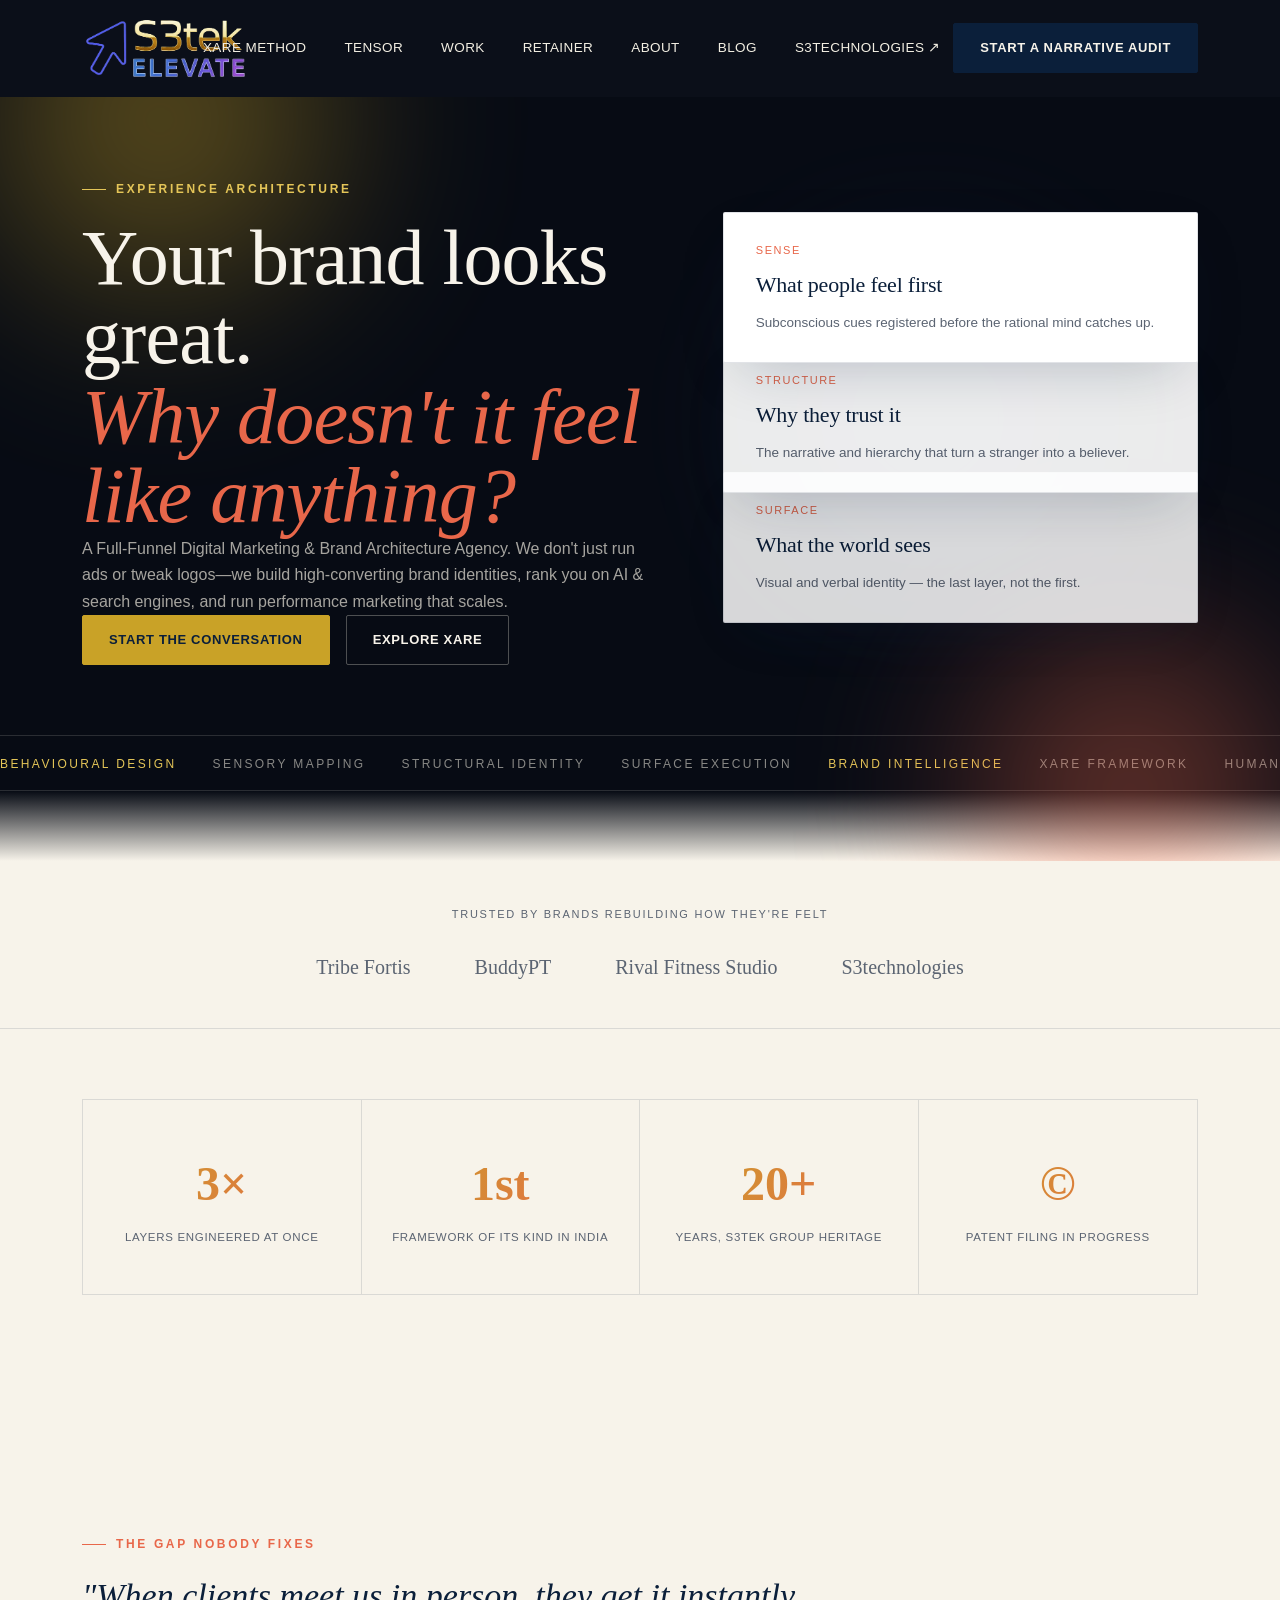
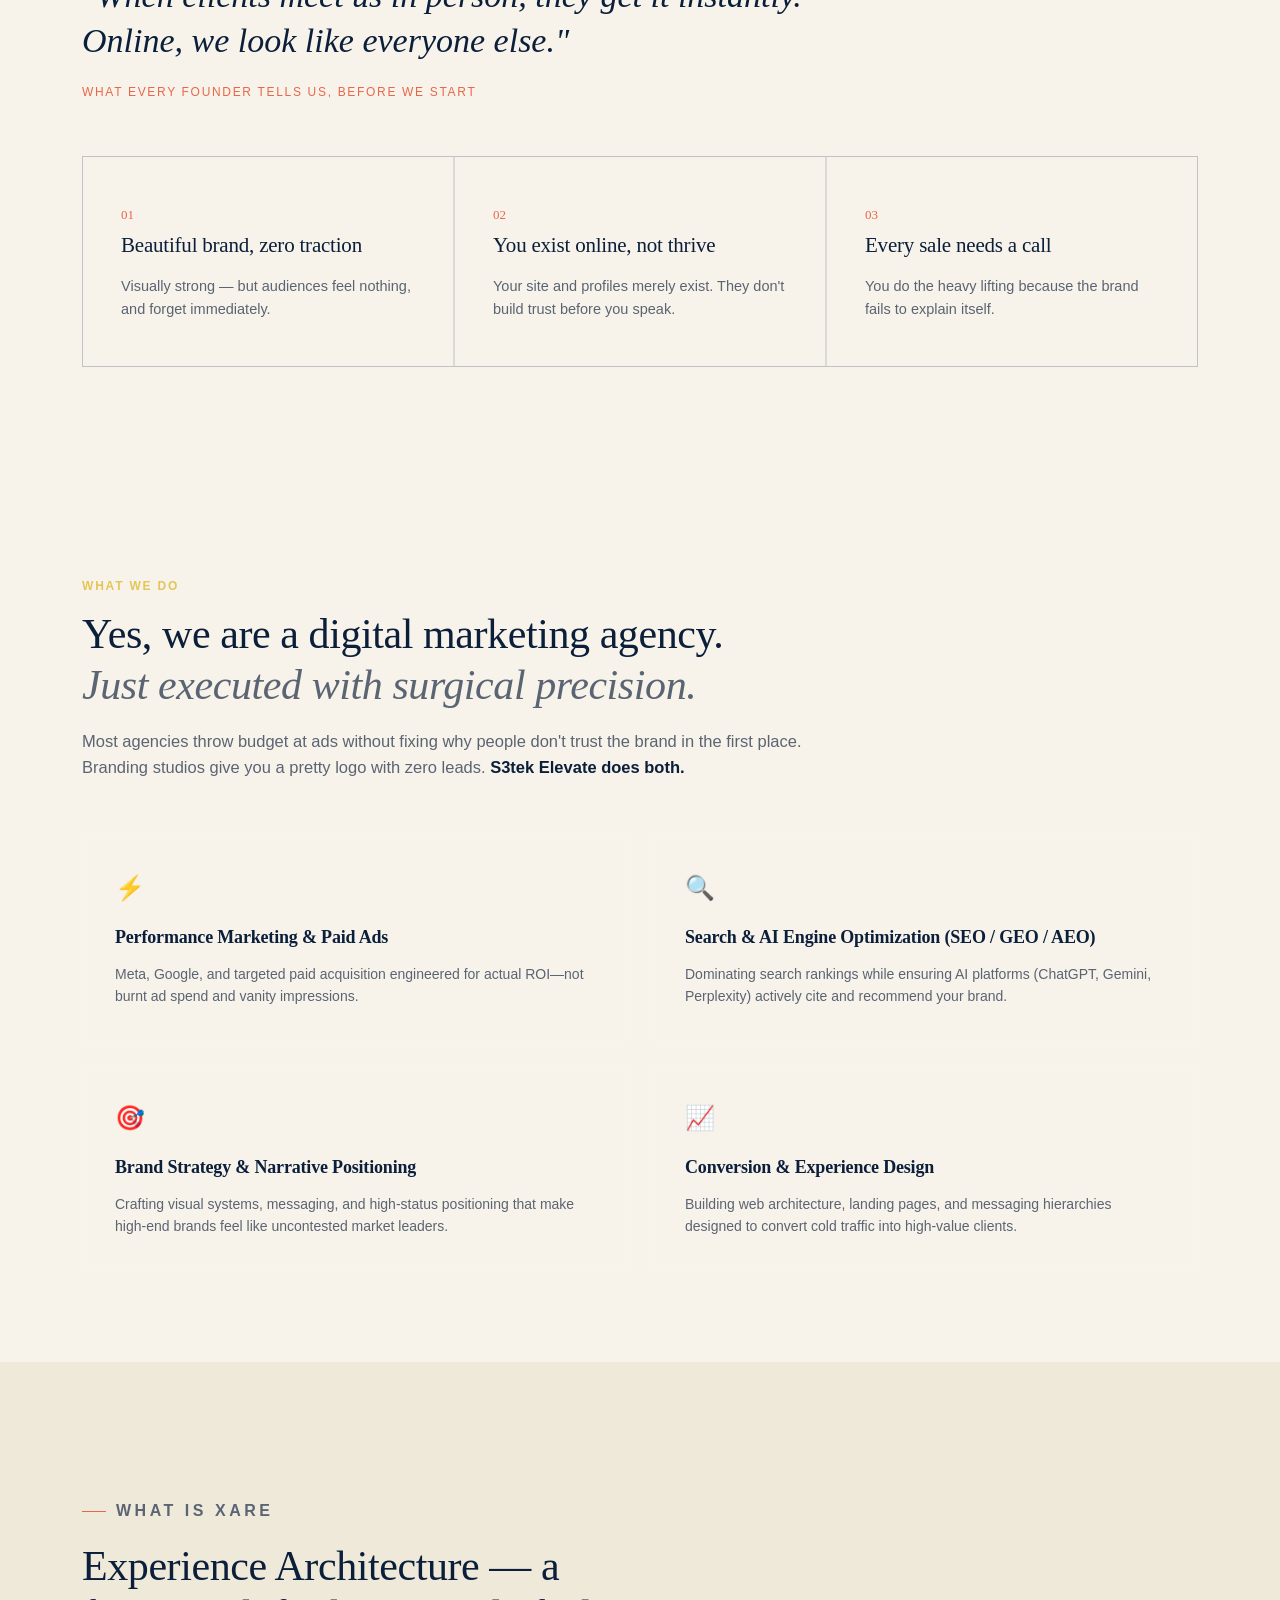
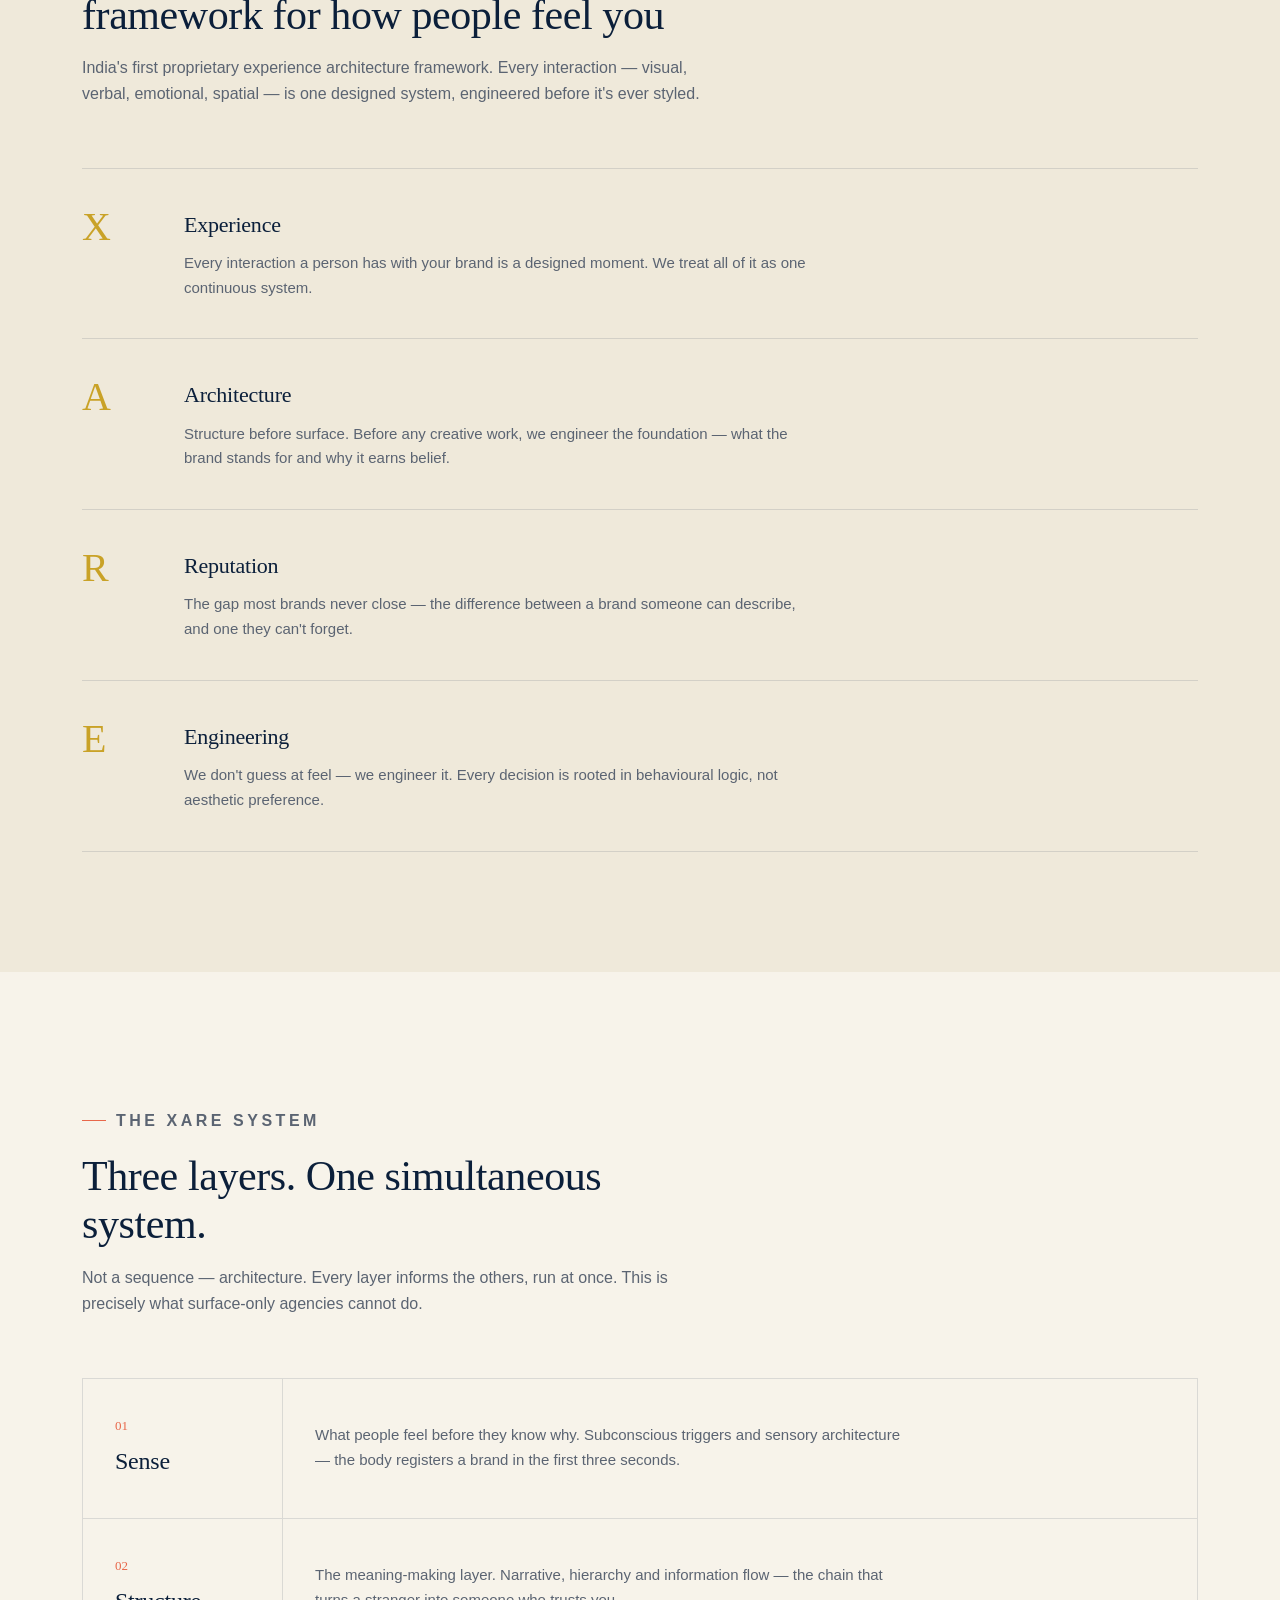
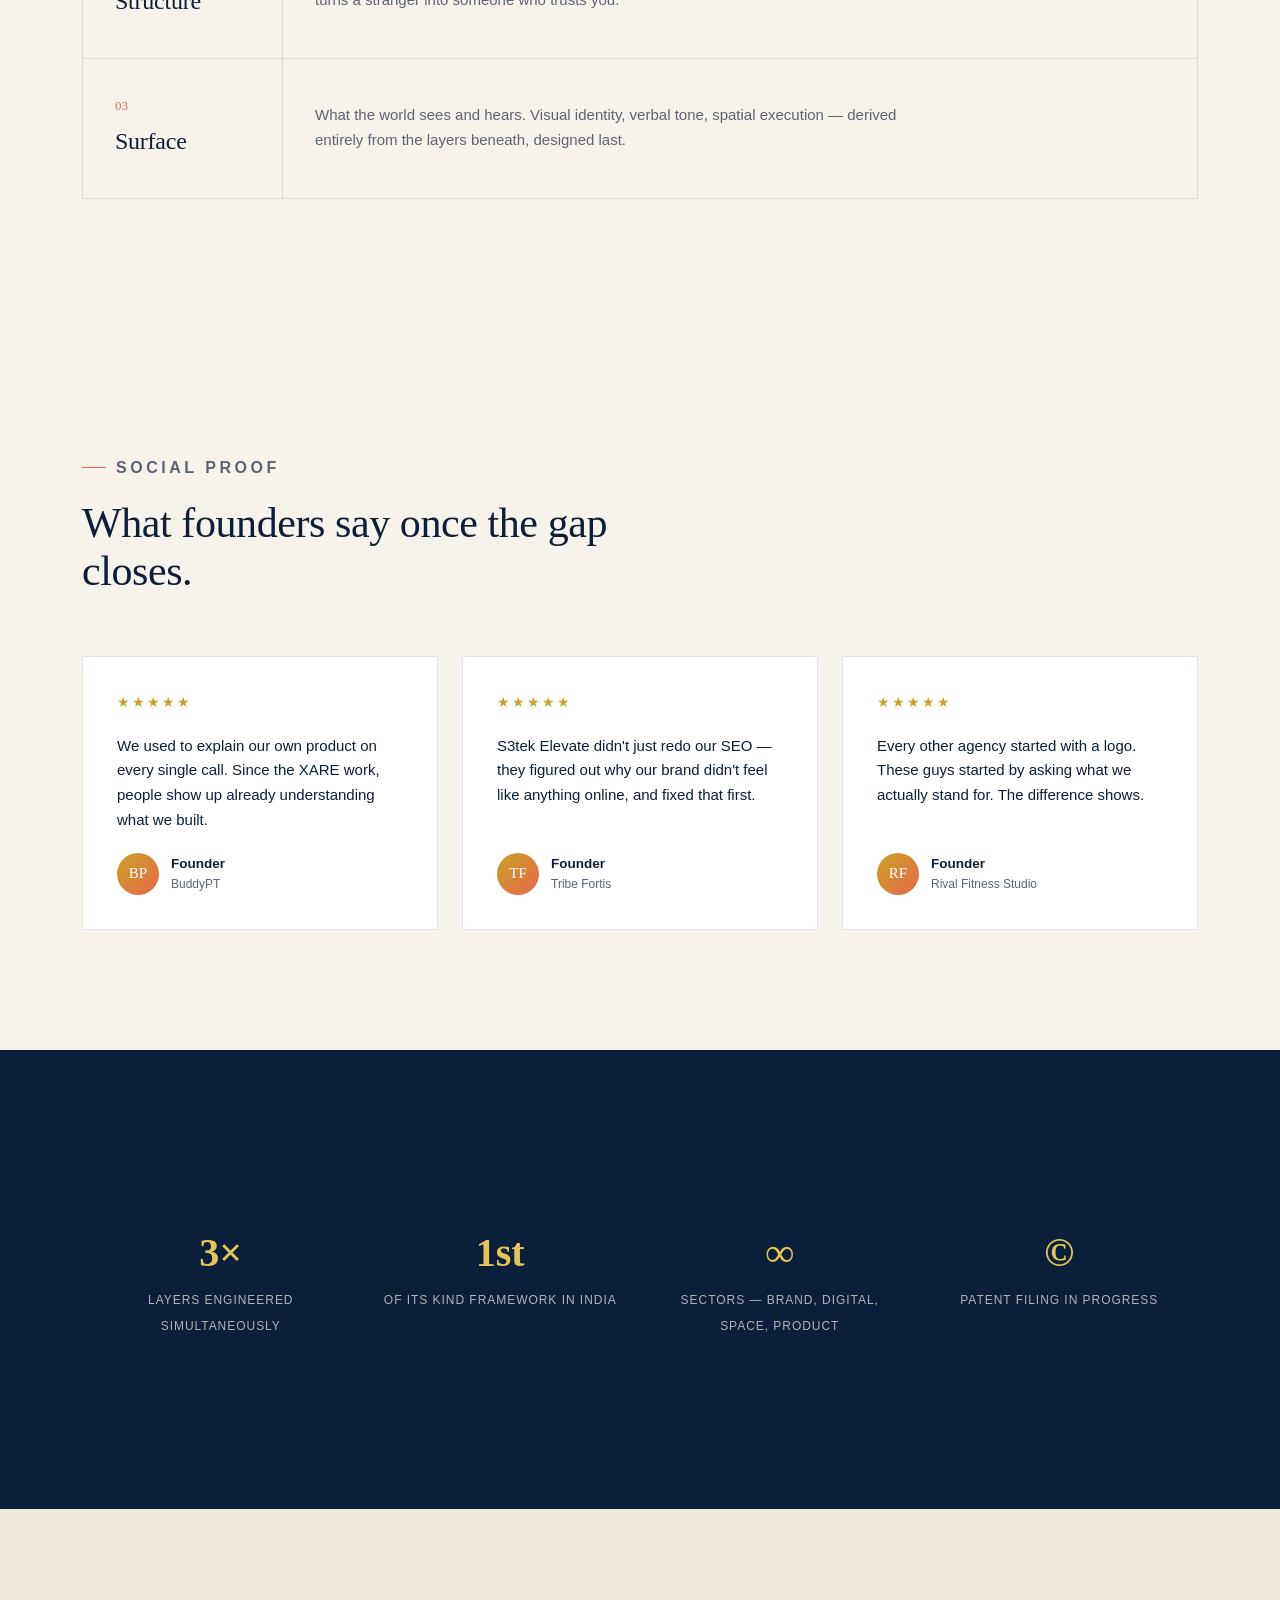
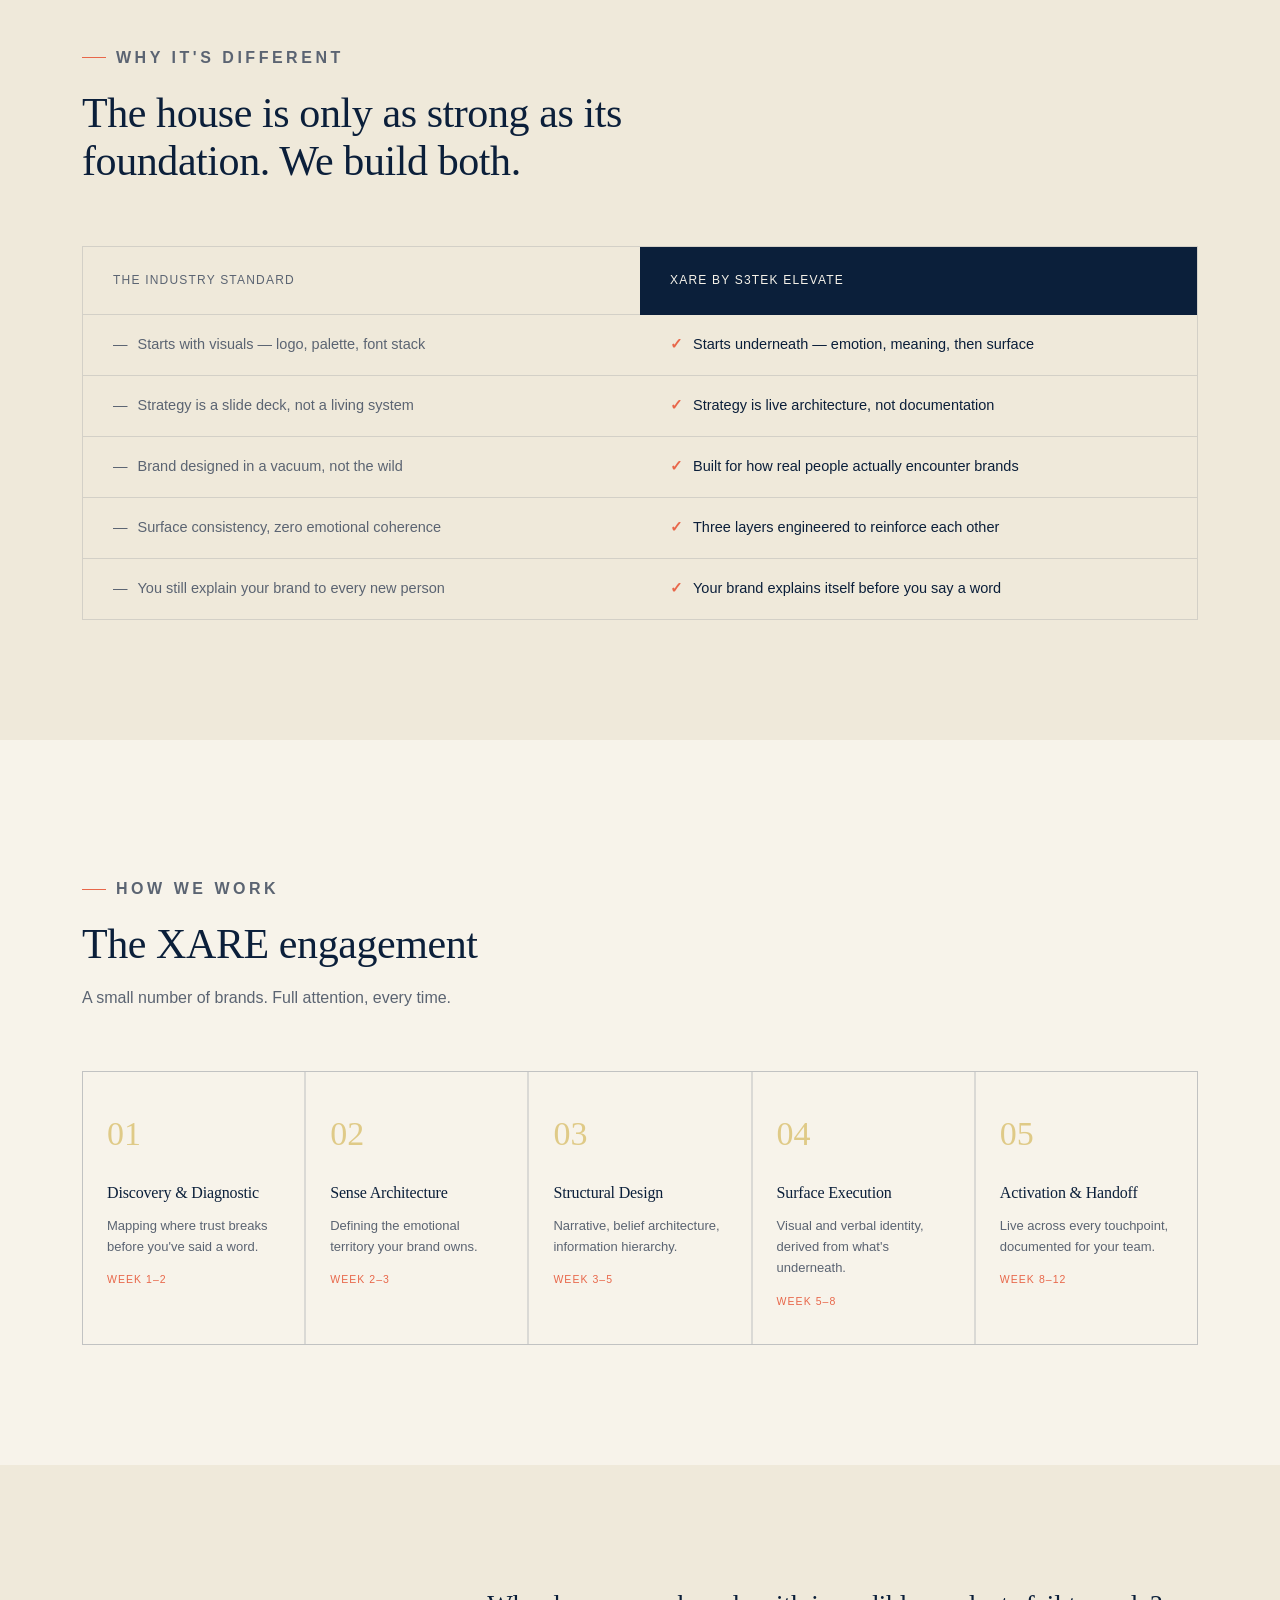
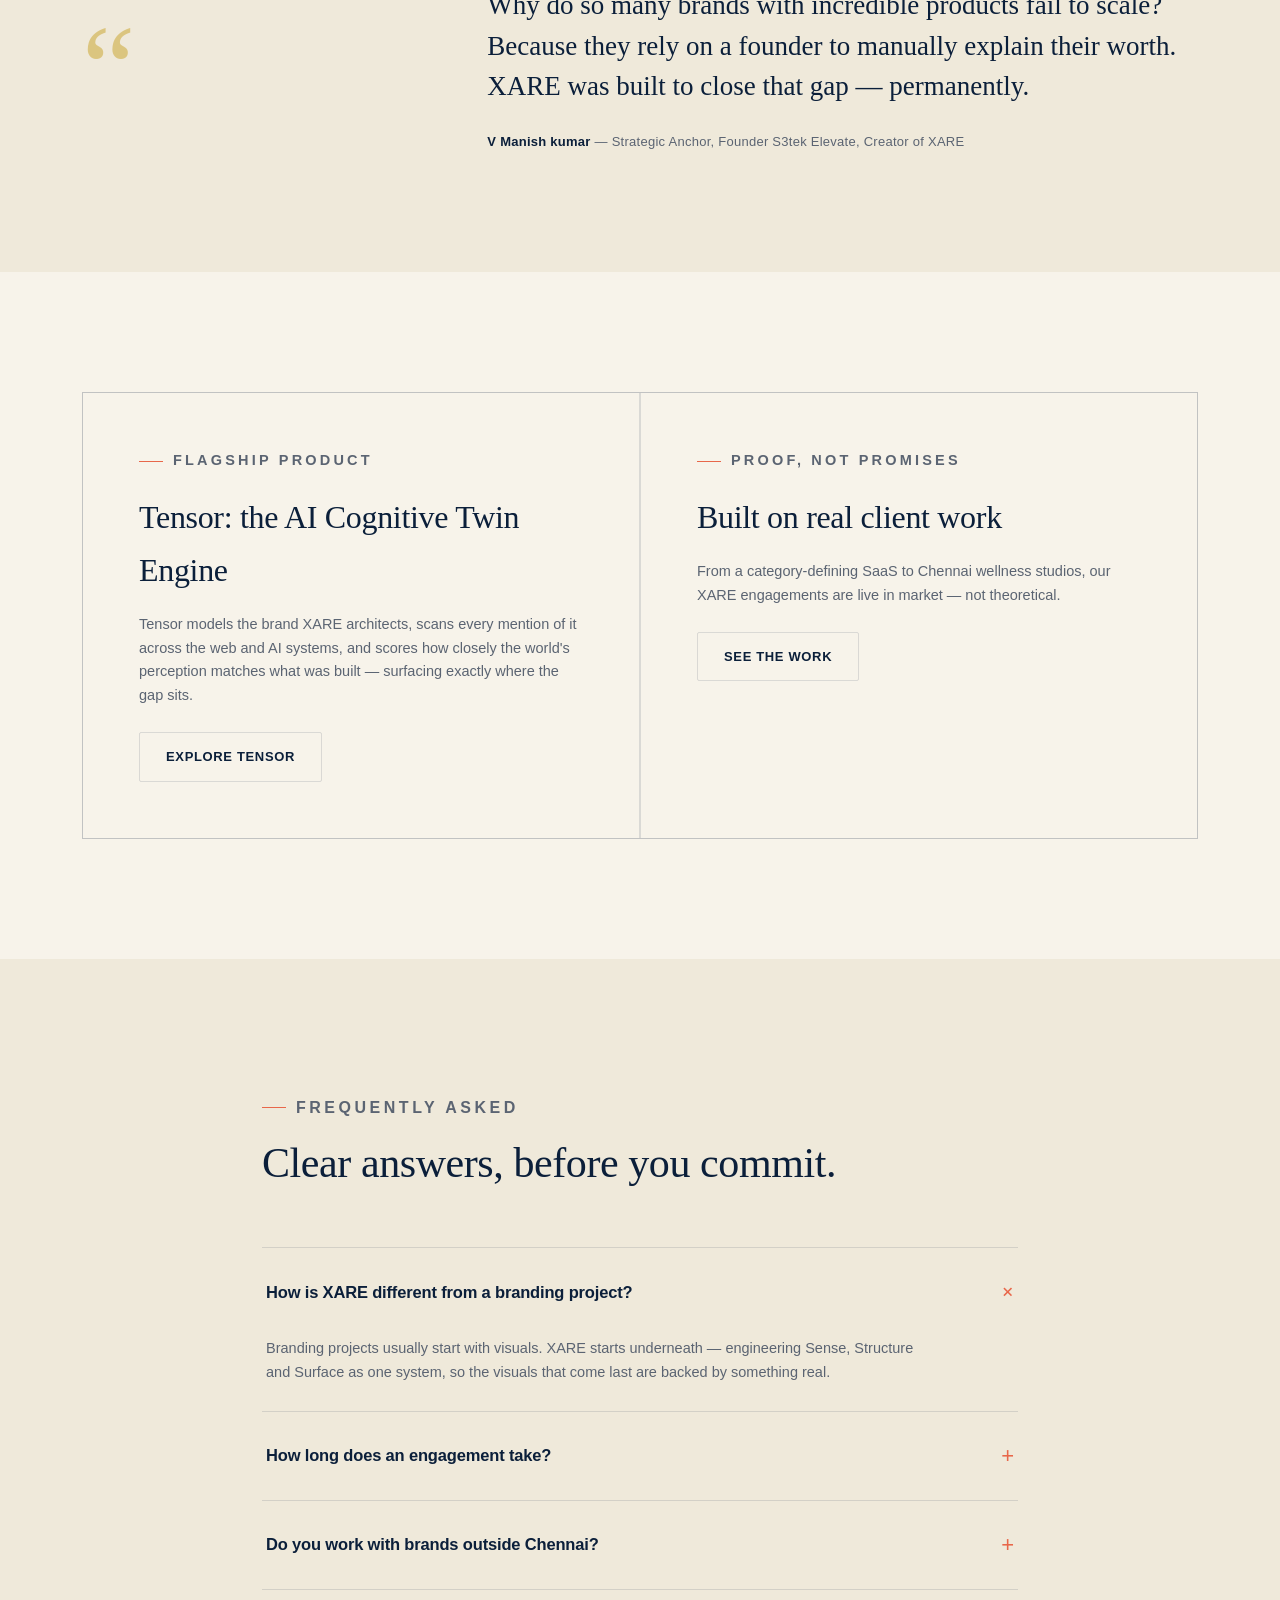
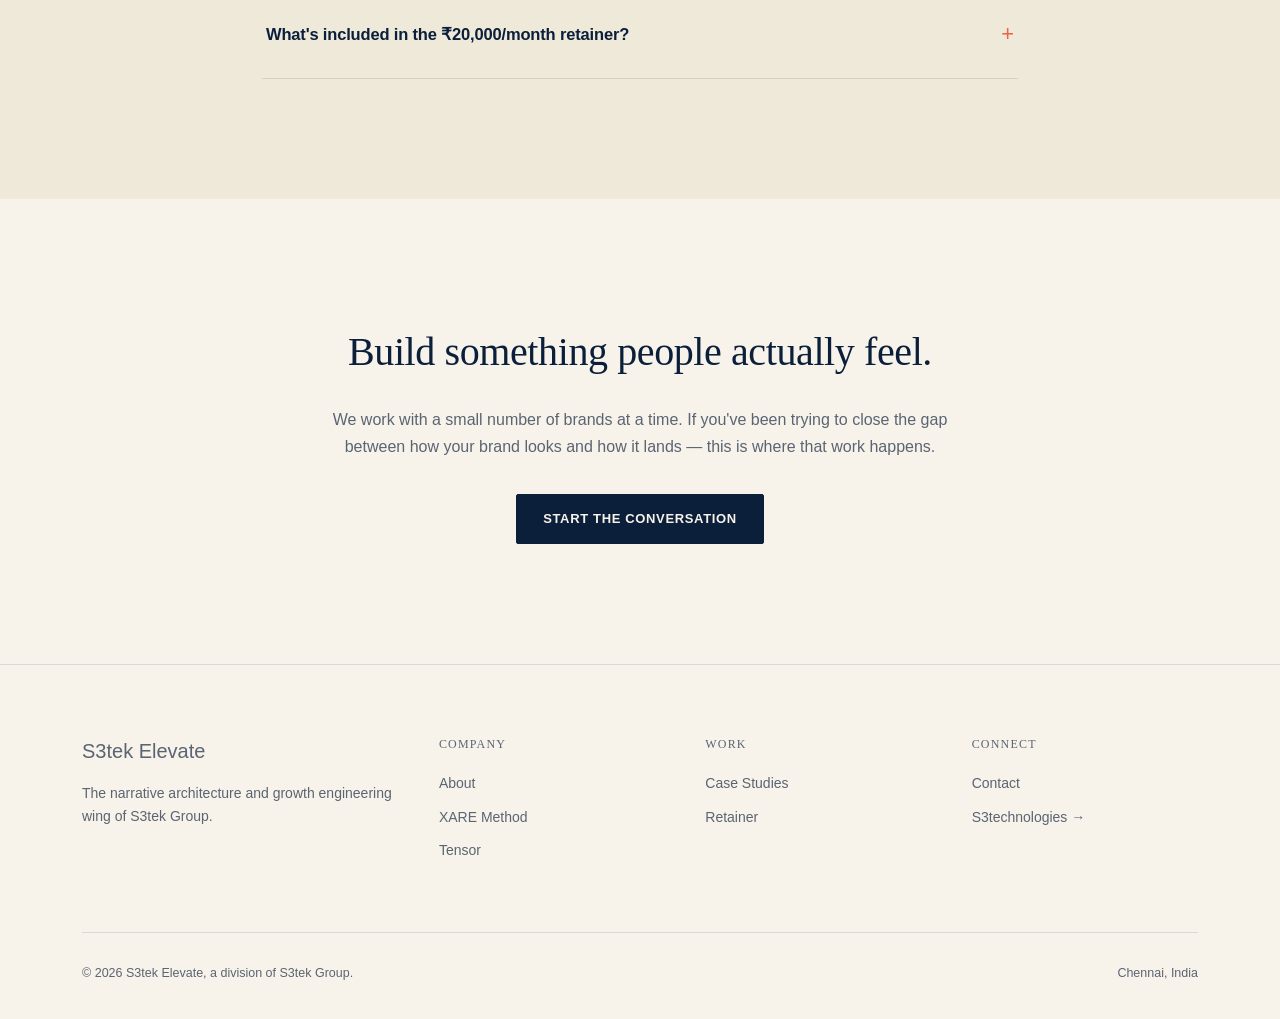
<file: index.html>
<!DOCTYPE html>
<html lang="en">
<head>
  <meta name="google-site-verification" content="FL_4k4aT2rl4wOsbJyY4s69JS4sZRnVjidT4_1FdoxY" />
  <meta charset="UTF-8" />
  <meta name="viewport" content="width=device-width, initial-scale=1.0" />
  <link rel="stylesheet" href="css/style.css">
  <!-- 1. Title -->
  <title>S3tek Elevate | Experience Architecture & Reputation engineering</title>

  <!-- 2. Meta Description -->
  <meta name="description" content="S3tek Elevate is a digital branding and strategic design agency specializing in Experience Architecture Reputation Engineering (XARE), web design, and growth systems." />

  <!-- 3. Header / Social OpenGraph Images -->
  <meta property="og:title" content="S3tek Elevate | Experience Architecture & Strategic Design" />
  <meta property="og:description" content="Digital branding, strategic design, and growth systems powered by S3tek." />
  <meta property="og:image" content="https://s3tek-elevate-site-6.vercel.app/images/logo.png" />
  <meta property="og:url" content="https://s3tek-elevate-site-6.vercel.app/" />
  <meta property="og:type" content="website" />

  <!-- Twitter Card -->
  <meta name="twitter:card" content="summary_large_image" />
  <meta name="twitter:title" content="S3tek Elevate" />
  <meta name="twitter:description" content="Digital branding and strategic design agency." />
  <meta name="twitter:image" content="https://s3tek-elevate-site-6.vercel.app/images/logo.png" />

  <!-- 4. Structured Data / Schema.org JSON-LD -->
  <script type="application/ld+json">
  {
    "@context": "https://schema.org",
    "@type": "MarketingAgency",
    "name": "S3tek Elevate",
    "url": "https://s3tek-elevate-site-6.vercel.app/",
    "logo": "https://s3tek-elevate-site-6.vercel.app/images/logo.png",
    "image": "https://s3tek-elevate-site-6.vercel.app/images/logo.png",
    "description": "Digital branding and strategic design agency specializing in XARE, custom site architecture, and growth frameworks.",
    "sameAs": []
  }
  </script>
  <script type="application/ld+json">
{
  "@context": "https://schema.org",
  "@type": "FAQPage",
  "mainEntity": [
    {
      "@type": "Question",
      "name": "How is XARE different from a branding project?",
      "acceptedAnswer": {
        "@type": "Answer",
        "text": "Branding projects usually start with visuals. XARE starts underneath — engineering Sense, Structure and Surface as one system, so the visuals that come last are backed by something real."
      }
    },
    {
      "@type": "Question",
      "name": "How long does an engagement take?",
      "acceptedAnswer": {
        "@type": "Answer",
        "text": "A full XARE engagement runs roughly 12 weeks, from Discovery through Activation & Handoff. Retainer work continues month to month after."
      }
    },
    {
      "@type": "Question",
      "name": "Do you work with brands outside Chennai?",
      "acceptedAnswer": {
        "@type": "Answer",
        "text": "Yes. XARE is applied remotely as often as in person — discovery calls, structured workshops and async reviews cover most of the process."
      }
    },
    {
      "@type": "Question",
      "name": "What's included in the ₹20,000/month retainer?",
      "acceptedAnswer": {
        "@type": "Answer",
        "text": "SEO, AEO, GEO, ongoing XARE application and Meta Ads management, plus continuous Tensor scoring. See the full breakdown on the retainer page."
      }
    }
  ]
}
</script>
<script type="application/ld+json">
{
  "@context": "https://schema.org",
  "@graph": [
    {
      "@type": "DefinedTermSet",
      "@id": "https://s3tek-elevate-site-6.vercel.app/#defined-terms",
      "name": "S3tek Elevate Frameworks & Technology",
      "hasDefinedTerm": [
        {
          "@type": "DefinedTerm",
          "@id": "https://s3tek-elevate-site-6.vercel.app/#xare-framework",
          "name": "XARE Framework",
          "alternateName": "XARE Method",
          "description": "Experience Architecture (XARE) is a proprietary three-layer brand engineering framework developed by S3tek Elevate that structures Sense, Structure, and Surface before visual execution.",
          "inDefinedTermSet": "https://s3tek-elevate-site-6.vercel.app/#defined-terms"
        },
        {
          "@type": "DefinedTerm",
          "@id": "https://s3tek-elevate-site-6.vercel.app/#tensor-engine",
          "name": "Tensor AI Engine",
          "alternateName": "Tensor Cognitive Twin Engine",
          "description": "Tensor is an AI cognitive twin engine developed by S3tek Elevate that models brand perception, scans web and AI engine mentions, and scores market sentiment against engineered brand benchmarks.",
          "inDefinedTermSet": "https://s3tek-elevate-site-6.vercel.app/#defined-terms"
        }
      ]
    }
  ]
}
</script>
</head>
<head>
<meta name="google-site-verification" content="FL_4k4aT2rl4wOsbJyY4s69JS4sZRnVjidT4_1FdoxY" />
<meta charset="UTF-8">
<meta name="viewport" content="width=device-width, initial-scale=1.0">
<title>S3tek Elevate — Narrative Architecture &amp; Reputation Engineering</title>
<meta name="description" content="S3tek Elevate builds and defends brand narrative for ambitious companies — through XARE, our proprietary positioning framework, and Tensor, our AI narrative-scoring engine.">
<link rel="stylesheet" href="css/style.css">
<link rel="icon" type="image/jpeg" href="/images/favicon.jpeg" />
</head>
<body>

<nav class="nav on-dark">
  <div class="wrap">
    <a href="index.html" class="brand"><img src="images/logo.png" alt="S3tek Elevate" style="height:30px;width:auto;display:block"></a>
    <div class="nav-links">
      <a href="xare.html">XARE Method</a>
      <a href="tensor.html">Tensor</a>
      <a href="work.html">Work</a>
      <a href="pricing.html">Retainer</a>
      <a href="about.html">About</a>
      <a href="blog.html">Blog</a>
      <a href="https://s3tek.in" target="_blank" rel="noopener">S3technologies ↗</a>
    </div>
    <div class="nav-right">
      <a href="contact.html" class="btn btn-primary">Start a Narrative Audit</a>
    </div>
    <div class="hamburger"><span></span><span></span><span></span></div>
  </div>
</nav>

<header class="hero-dark">
  <div class="orb orb-1"></div><div class="orb orb-2"></div><div class="orb orb-3"></div>
  <div class="wrap hero-grid stagger">
    <div>
      <p class="eyebrow reveal">Experience Architecture</p>
      <h1 class="reveal">Your brand looks great.<br><em>Why doesn't it feel like anything?</em></h1>
      <p class="lead reveal">A Full-Funnel Digital Marketing & Brand Architecture Agency.

We don't just run ads or tweak logos—we build high-converting brand identities, rank you on AI & search engines, and run performance marketing that scales.</p>
      <div class="hero-cta reveal">
        <a href="contact.html" class="btn btn-primary">Start the Conversation</a>
        <a href="xare.html" class="btn btn-ghost">Explore XARE</a>
      </div>
    </div>
    <div class="reveal">
      <div class="hero-layers">
        <div class="hl-card l1"><div class="hl-tag">Sense</div><h4>What people feel first</h4><p>Subconscious cues registered before the rational mind catches up.</p></div>
        <div class="hl-card l2"><div class="hl-tag">Structure</div><h4>Why they trust it</h4><p>The narrative and hierarchy that turn a stranger into a believer.</p></div>
        <div class="hl-card l3"><div class="hl-tag">Surface</div><h4>What the world sees</h4><p>Visual and verbal identity — the last layer, not the first.</p></div>
      </div>
    </div>
  </div>
  <div class="word-ribbon">
    <div class="wr-track">
      <span class="hl">Behavioural Design</span><span>Sensory Mapping</span><span>Structural Identity</span><span>Surface Execution</span><span class="hl">Brand Intelligence</span><span>XARE Framework</span><span>Human Engineering</span><span class="hl">Experience Architecture</span>
      <span class="hl">Behavioural Design</span><span>Sensory Mapping</span><span>Structural Identity</span><span>Surface Execution</span><span class="hl">Brand Intelligence</span><span>XARE Framework</span><span>Human Engineering</span><span class="hl">Experience Architecture</span>
    </div>
  </div>
  <div class="hero-bottom-fade"></div>
</header>

<section class="logo-strip">
  <div class="wrap">
    <p class="ls-label">Trusted by brands rebuilding how they're felt</p>
    <div class="logo-row">
      <span class="logo-chip reveal">Tribe Fortis</span>
      <span class="logo-chip reveal">BuddyPT</span>
      <span class="logo-chip reveal">Rival Fitness Studio</span>
      <span class="logo-chip reveal">S3technologies</span>
    </div>
  </div>
</section>

<section style="padding-top:70px">
  <div class="wrap">
    <div class="stat-wall reveal">
      <div class="sw-cell"><b>3×</b><span>Layers Engineered At Once</span></div>
      <div class="sw-cell"><b>1st</b><span>Framework Of Its Kind In India</span></div>
      <div class="sw-cell"><b>20+</b><span>Years, S3tek Group Heritage</span></div>
      <div class="sw-cell"><b>©</b><span>Patent Filing In Progress</span></div>
    </div>
  </div>
</section>

<section id="the-gap">
  <div class="wrap">
    <p class="eyebrow reveal">The Gap Nobody Fixes</p>
    <p class="gap-quote reveal">"When clients meet us in person, they get it instantly. Online, we look like everyone else."<span>What every founder tells us, before we start</span></p>
    <div class="grid-3" style="margin-top:56px">
      <div class="cell reveal"><span class="num">01</span><h3>Beautiful brand, zero traction</h3><p>Visually strong — but audiences feel nothing, and forget immediately.</p></div>
      <div class="cell reveal"><span class="num">02</span><h3>You exist online, not thrive</h3><p>Your site and profiles merely exist. They don't build trust before you speak.</p></div>
      <div class="cell reveal"><span class="num">03</span><h3>Every sale needs a call</h3><p>You do the heavy lifting because the brand fails to explain itself.</p></div>
    </div>
  </div>
</section>
<!-- ============ DIRECT SERVICES / CLARITY SECTION ============ -->
<section class="section clarity-section">
  <div class="wrap">
    
    <!-- Section Header -->
    <div class="clarity-header">
      <span class="tagline">WHAT WE DO</span>
      <h2>Yes, we are a digital marketing agency.<br><span>Just executed with surgical precision.</span></h2>
      <p class="clarity-sub">
        Most agencies throw budget at ads without fixing why people don't trust the brand in the first place. Branding studios give you a pretty logo with zero leads. <strong>S3tek Elevate does both.</strong>
      </p>
    </div>

    <!-- 4-Card Service Grid -->
    <div class="clarity-grid">
      
      <!-- Card 1 -->
      <div class="clarity-card">
        <div class="card-icon">⚡</div>
        <h3>Performance Marketing & Paid Ads</h3>
        <p>Meta, Google, and targeted paid acquisition engineered for actual ROI—not burnt ad spend and vanity impressions.</p>
      </div>

      <!-- Card 2 -->
      <div class="clarity-card">
        <div class="card-icon">🔍</div>
        <h3>Search & AI Engine Optimization (SEO / GEO / AEO)</h3>
        <p>Dominating search rankings while ensuring AI platforms (ChatGPT, Gemini, Perplexity) actively cite and recommend your brand.</p>
      </div>

      <!-- Card 3 -->
      <div class="clarity-card">
        <div class="card-icon">🎯</div>
        <h3>Brand Strategy & Narrative Positioning</h3>
        <p>Crafting visual systems, messaging, and high-status positioning that make high-end brands feel like uncontested market leaders.</p>
      </div>

      <!-- Card 4 -->
      <div class="clarity-card">
        <div class="card-icon">📈</div>
        <h3>Conversion & Experience Design</h3>
        <p>Building web architecture, landing pages, and messaging hierarchies designed to convert cold traffic into high-value clients.</p>
      </div>

    </div>
  </div>
</section>

<section id="process" style="background:var(--bg-2)">
  <div class="wrap">
    <div class="section-head">
      <p class="eyebrow">What Is XARE</p>
      <h2>Experience Architecture — a framework for how people feel you</h2>
      <p>India's first proprietary experience architecture framework. Every interaction — visual, verbal, emotional, spatial — is one designed system, engineered before it's ever styled.</p>
    </div>
    <div class="xare-list">
      <div class="xare-item reveal"><div class="xare-letter">X</div><div><h3>Experience</h3><p>Every interaction a person has with your brand is a designed moment. We treat all of it as one continuous system.</p></div></div>
      <div class="xare-item reveal"><div class="xare-letter">A</div><div><h3>Architecture</h3><p>Structure before surface. Before any creative work, we engineer the foundation — what the brand stands for and why it earns belief.</p></div></div>
      <div class="xare-item reveal"><div class="xare-letter">R</div><div><h3>Reputation</h3><p>The gap most brands never close — the difference between a brand someone can describe, and one they can't forget.</p></div></div>
      <div class="xare-item reveal"><div class="xare-letter">E</div><div><h3>Engineering</h3><p>We don't guess at feel — we engineer it. Every decision is rooted in behavioural logic, not aesthetic preference.</p></div></div>
    </div>
  </div>
</section>

<section>
  <div class="wrap">
    <div class="section-head">
      <p class="eyebrow">The XARE System</p>
      <h2>Three layers. One simultaneous system.</h2>
      <p>Not a sequence — architecture. Every layer informs the others, run at once. This is precisely what surface-only agencies cannot do.</p>
    </div>
    <div class="layer-stack">
      <div class="layer-row reveal"><div class="layer-left"><span class="ln">01</span><h3>Sense</h3></div><div class="layer-right"><p>What people feel before they know why. Subconscious triggers and sensory architecture — the body registers a brand in the first three seconds.</p></div></div>
      <div class="layer-row reveal"><div class="layer-left"><span class="ln">02</span><h3>Structure</h3></div><div class="layer-right"><p>The meaning-making layer. Narrative, hierarchy and information flow — the chain that turns a stranger into someone who trusts you.</p></div></div>
      <div class="layer-row reveal"><div class="layer-left"><span class="ln">03</span><h3>Surface</h3></div><div class="layer-right"><p>What the world sees and hears. Visual identity, verbal tone, spatial execution — derived entirely from the layers beneath, designed last.</p></div></div>
    </div>
  </div>
</section>

<section>
  <div class="wrap">
    <div class="section-head">
      <p class="eyebrow">Social Proof</p>
      <h2>What founders say once the gap closes.</h2>
    </div>
    <div class="testi-grid">
      <div class="testi-card reveal">
        <div class="testi-stars">★★★★★</div>
        <p class="quote">We used to explain our own product on every single call. Since the XARE work, people show up already understanding what we built.</p>
        <div class="testi-who"><div class="testi-avatar">BP</div><div><div class="tw-name">Founder</div><div class="tw-role">BuddyPT</div></div></div>
      </div>
      <div class="testi-card reveal">
        <div class="testi-stars">★★★★★</div>
        <p class="quote">S3tek Elevate didn't just redo our SEO — they figured out why our brand didn't feel like anything online, and fixed that first.</p>
        <div class="testi-who"><div class="testi-avatar">TF</div><div><div class="tw-name">Founder</div><div class="tw-role">Tribe Fortis</div></div></div>
      </div>
      <div class="testi-card reveal">
        <div class="testi-stars">★★★★★</div>
        <p class="quote">Every other agency started with a logo. These guys started by asking what we actually stand for. The difference shows.</p>
        <div class="testi-who"><div class="testi-avatar">RF</div><div><div class="tw-name">Founder</div><div class="tw-role">Rival Fitness Studio</div></div></div>
      </div>
    </div>
  </div>
</section>

<section class="stat-band">
  <div class="wrap">
    <div class="grid-4">
      <div class="cell reveal"><b>3×</b><span>Layers Engineered Simultaneously</span></div>
      <div class="cell reveal"><b>1st</b><span>Of Its Kind Framework in India</span></div>
      <div class="cell reveal"><b>∞</b><span>Sectors — Brand, Digital, Space, Product</span></div>
      <div class="cell reveal"><b>©</b><span>Patent Filing in Progress</span></div>
    </div>
  </div>
</section>

<section style="background:var(--bg-2)">
  <div class="wrap">
    <div class="section-head">
      <p class="eyebrow">Why It's Different</p>
      <h2>The house is only as strong as its foundation. We build both.</h2>
    </div>
    <div class="compare reveal">
      <div class="compare-col them">
        <div class="compare-head">The Industry Standard</div>
        <div class="compare-row">Starts with visuals — logo, palette, font stack</div>
        <div class="compare-row">Strategy is a slide deck, not a living system</div>
        <div class="compare-row">Brand designed in a vacuum, not the wild</div>
        <div class="compare-row">Surface consistency, zero emotional coherence</div>
        <div class="compare-row">You still explain your brand to every new person</div>
      </div>
      <div class="compare-col us">
        <div class="compare-head">XARE by S3tek Elevate</div>
        <div class="compare-row">Starts underneath — emotion, meaning, then surface</div>
        <div class="compare-row">Strategy is live architecture, not documentation</div>
        <div class="compare-row">Built for how real people actually encounter brands</div>
        <div class="compare-row">Three layers engineered to reinforce each other</div>
        <div class="compare-row">Your brand explains itself before you say a word</div>
      </div>
    </div>
  </div>
</section>

<section id="why-us">
  <div class="wrap">
    <div class="section-head">
      <p class="eyebrow">How We Work</p>
      <h2>The XARE engagement</h2>
      <p>A small number of brands. Full attention, every time.</p>
    </div>
    <div class="process-row">
      <div class="process-card reveal"><div class="pn">01</div><h4>Discovery &amp; Diagnostic</h4><p>Mapping where trust breaks before you've said a word.</p><span class="pw">Week 1–2</span></div>
      <div class="process-card reveal"><div class="pn">02</div><h4>Sense Architecture</h4><p>Defining the emotional territory your brand owns.</p><span class="pw">Week 2–3</span></div>
      <div class="process-card reveal"><div class="pn">03</div><h4>Structural Design</h4><p>Narrative, belief architecture, information hierarchy.</p><span class="pw">Week 3–5</span></div>
      <div class="process-card reveal"><div class="pn">04</div><h4>Surface Execution</h4><p>Visual and verbal identity, derived from what's underneath.</p><span class="pw">Week 5–8</span></div>
      <div class="process-card reveal"><div class="pn">05</div><h4>Activation &amp; Handoff</h4><p>Live across every touchpoint, documented for your team.</p><span class="pw">Week 8–12</span></div>
    </div>
  </div>
</section>

<section style="background:var(--bg-2)">
  <div class="wrap founder reveal">
    <div class="founder-mark">“</div>
    <div>
      <blockquote>Why do so many brands with incredible products fail to scale? Because they rely on a founder to manually explain their worth. XARE was built to close that gap — permanently.</blockquote>
      <div class="who"><b>V Manish kumar</b> — Strategic Anchor, Founder S3tek Elevate, Creator of XARE</div>
    </div>
  </div>
</section>

<section>
  <div class="wrap">
    <div class="grid-2" style="align-items:stretch">
      <div class="cell reveal" style="padding:56px">
        <p class="eyebrow">Flagship Product</p>
        <h2 style="font-size:32px; margin-bottom:16px">Tensor: the AI Cognitive Twin Engine</h2>
        <p style="color:var(--text-mute); margin-bottom:24px">Tensor models the brand XARE architects, scans every mention of it across the web and AI systems, and scores how closely the world's perception matches what was built — surfacing exactly where the gap sits.</p>
        <a href="tensor.html" class="btn btn-ghost">Explore Tensor</a>
      </div>
      <div class="cell reveal" style="padding:56px">
        <p class="eyebrow">Proof, Not Promises</p>
        <h2 style="font-size:32px; margin-bottom:16px">Built on real client work</h2>
        <p style="color:var(--text-mute); margin-bottom:24px">From a category-defining SaaS to Chennai wellness studios, our XARE engagements are live in market — not theoretical.</p>
        <a href="work.html" class="btn btn-ghost">See the Work</a>
      </div>
    </div>
  </div>
</section>

<section style="background:var(--bg-2)">
  <div class="wrap" style="max-width:820px">
    <div class="section-head">
      <p class="eyebrow">Frequently Asked</p>
      <h2>Clear answers, before you commit.</h2>
    </div>
    <div class="faq-list">
      <div class="faq-item reveal open"><div class="faq-q"><h4>How is XARE different from a branding project?</h4><span class="plus">+</span></div><div class="faq-a"><p>Branding projects usually start with visuals. XARE starts underneath — engineering Sense, Structure and Surface as one system, so the visuals that come last are backed by something real.</p></div></div>
      <div class="faq-item reveal"><div class="faq-q"><h4>How long does an engagement take?</h4><span class="plus">+</span></div><div class="faq-a"><p>A full XARE engagement runs roughly 12 weeks, from Discovery through Activation &amp; Handoff. Retainer work continues month to month after.</p></div></div>
      <div class="faq-item reveal"><div class="faq-q"><h4>Do you work with brands outside Chennai?</h4><span class="plus">+</span></div><div class="faq-a"><p>Yes. XARE is applied remotely as often as in person — discovery calls, structured workshops and async reviews cover most of the process.</p></div></div>
      <div class="faq-item reveal"><div class="faq-q"><h4>What's included in the ₹20,000/month retainer?</h4><span class="plus">+</span></div><div class="faq-a"><p>SEO, AEO, GEO, ongoing XARE application and Meta Ads management, plus continuous brand narrative gap scoring. See the full breakdown on the retainer page.</p></div></div>
    </div>
  </div>
</section>

<section>
  <div class="wrap" style="text-align:center; max-width:720px">
    <h2 style="font-size:clamp(28px,3.6vw,40px); margin-bottom:22px">Build something people actually feel.</h2>
    <p style="color:var(--text-mute); margin-bottom:34px">We work with a small number of brands at a time. If you've been trying to close the gap between how your brand looks and how it lands — this is where that work happens.</p>
    <a href="contact.html" class="btn btn-primary">Start the Conversation</a>
  </div>
</section>

<footer>
  <div class="wrap">
    <div class="foot-grid">
      <div><a href="index.html" class="brand" style="font-size:20px; margin-bottom:14px; display:block">S3tek Elevate</a><p>The narrative architecture and growth engineering wing of S3tek Group.</p></div>
      <div><h4>Company</h4><a href="about.html">About</a><a href="xare.html">XARE Method</a><a href="tensor.html">Tensor</a></div>
      <div><h4>Work</h4><a href="work.html">Case Studies</a><a href="pricing.html">Retainer</a></div>
      <div><h4>Connect</h4><a href="contact.html">Contact</a><a href="https://s3tek.in">S3technologies →</a></div>
    </div>
    <div class="foot-bottom"><span>© 2026 S3tek Elevate, a division of S3tek Group.</span><span>Chennai, India</span></div>
  </div>
</footer>

<script src="js/main.js"></script>
</body>
</html>
</file>
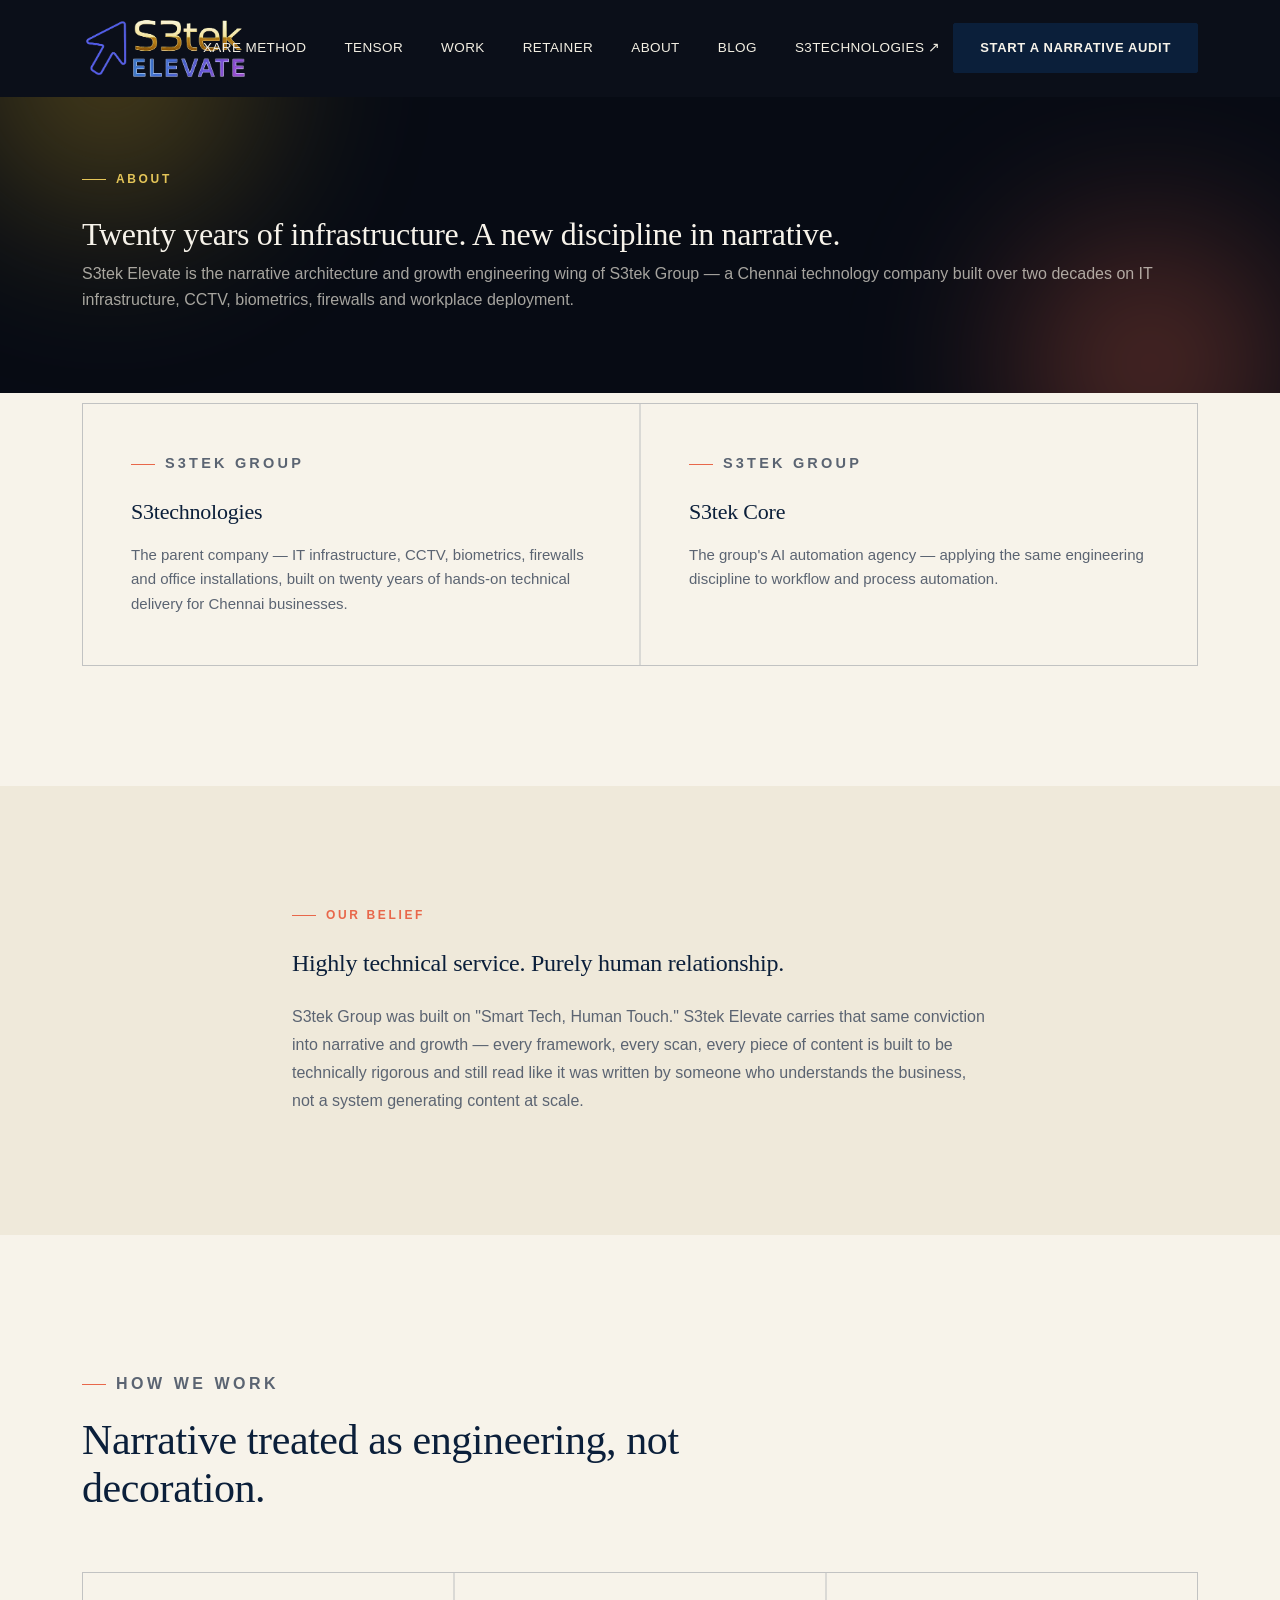
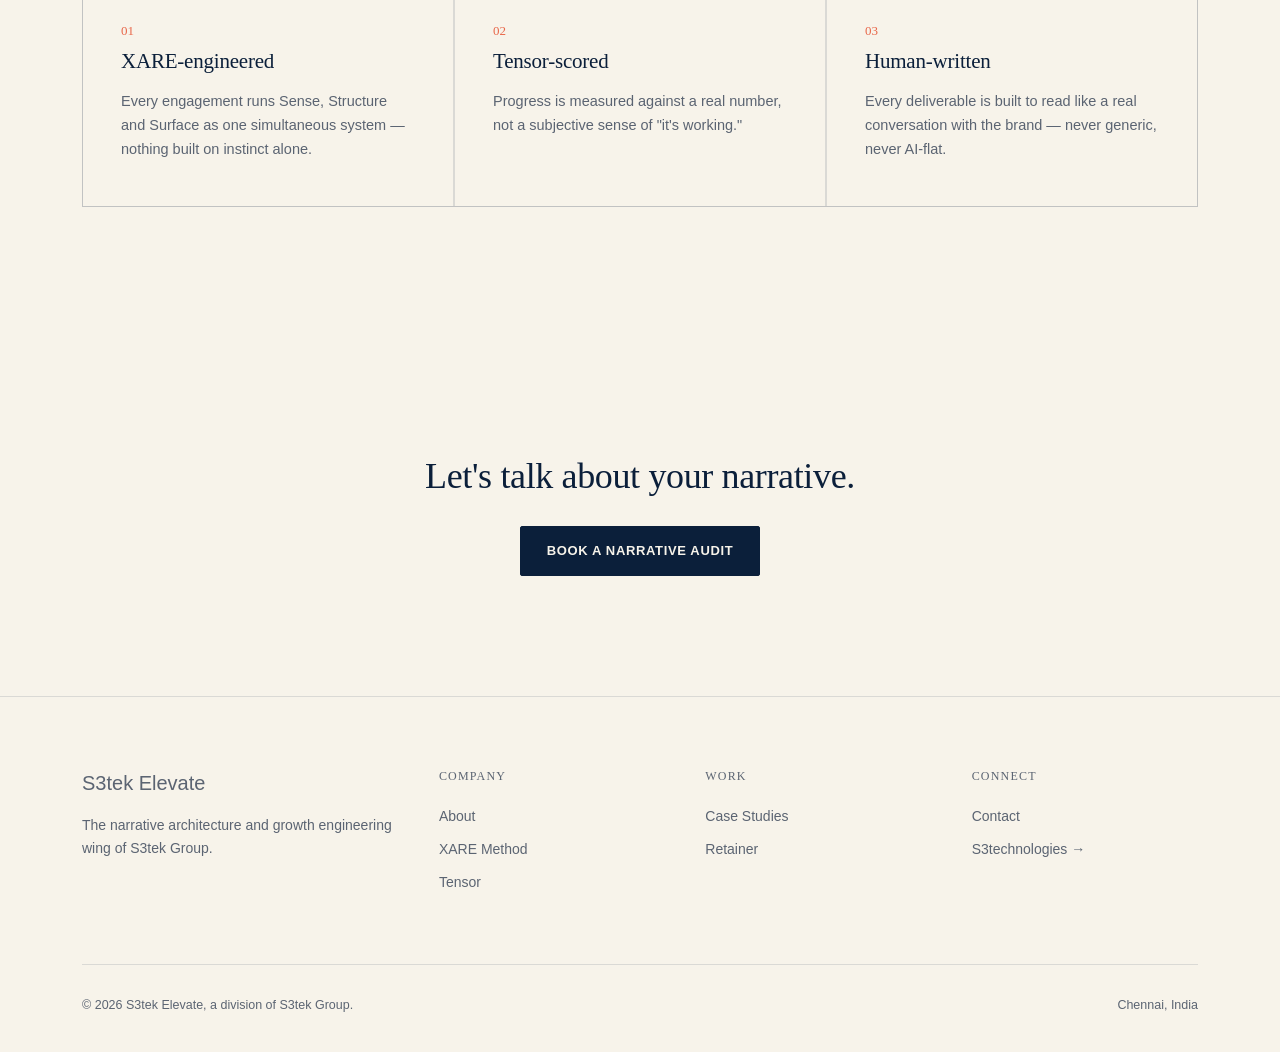
<file: about.html>
<!DOCTYPE html>
<html lang="en">
<head>
<meta charset="UTF-8">
<meta name="viewport" content="width=device-width, initial-scale=1.0">
<title>About — S3tek Elevate</title>
<meta name="description" content="S3tek Elevate is the narrative architecture and growth engineering wing of S3tek Group, a 20-year Chennai technology company.">
<link rel="stylesheet" href="css/style.css">
</head>
<body>

<nav class="nav on-dark">
  <div class="wrap">
    <a href="index.html" class="brand"><img src="images/logo.png" alt="S3tek Elevate" style="height:30px;width:auto;display:block"></a>
    <div class="nav-links">
      <a href="xare.html">XARE Method</a>
      <a href="tensor.html">Tensor</a>
      <a href="work.html">Work</a>
      <a href="pricing.html">Retainer</a>
      <a href="about.html">About</a>
      <a href="blog.html">Blog</a>
      <a href="https://s3tek.in" target="_blank" rel="noopener">S3technologies ↗</a>
    </div>
    <div class="nav-right">
      <a href="contact.html" class="btn btn-primary">Start a Narrative Audit</a>
    </div>
    <div class="hamburger"><span></span><span></span><span></span></div>
  </div>
</nav>

<header class="page-hero-dark">
  <div class="orb" style="width:420px;height:420px;background:radial-gradient(circle,var(--gold) 0%,transparent 70%);top:-140px;left:-100px"></div>
  <div class="orb" style="width:380px;height:380px;background:radial-gradient(circle,var(--coral) 0%,transparent 70%);bottom:-160px;right:-60px"></div>
  <div class="wrap">
    <p class="eyebrow reveal">About</p>
    <h1 class="reveal">Twenty years of infrastructure. A new discipline in narrative.</h1>
    <p class="reveal">S3tek Elevate is the narrative architecture and growth engineering wing of S3tek Group — a Chennai technology company built over two decades on IT infrastructure, CCTV, biometrics, firewalls and workplace deployment.</p>
  </div>
</header>

<section style="padding-top:10px">
  <div class="wrap">
    <div class="grid-2">
      <div class="cell reveal" style="padding:48px">
        <p class="eyebrow">S3tek Group</p>
        <h3 style="font-size:22px; margin-bottom:12px">S3technologies</h3>
        <p style="color:var(--text-mute); font-size:15px">The parent company — IT infrastructure, CCTV, biometrics, firewalls and office installations, built on twenty years of hands-on technical delivery for Chennai businesses.</p>
      </div>
      <div class="cell reveal" style="padding:48px">
        <p class="eyebrow">S3tek Group</p>
        <h3 style="font-size:22px; margin-bottom:12px">S3tek Core</h3>
        <p style="color:var(--text-mute); font-size:15px">The group's AI automation agency — applying the same engineering discipline to workflow and process automation.</p>
      </div>
    </div>
  </div>
</section>

<section style="background:var(--bg-2)">
  <div class="wrap" style="max-width:760px">
    <p class="eyebrow reveal">Our Belief</p>
    <h2 class="reveal" style="margin-bottom:20px">Highly technical service. Purely human relationship.</h2>
    <p class="reveal" style="color:var(--text-mute); font-size:16px; line-height:1.75">S3tek Group was built on "Smart Tech, Human Touch." S3tek Elevate carries that same conviction into narrative and growth — every framework, every scan, every piece of content is built to be technically rigorous and still read like it was written by someone who understands the business, not a system generating content at scale.</p>
  </div>
</section>

<section>
  <div class="wrap">
    <div class="section-head">
      <p class="eyebrow">How We Work</p>
      <h2>Narrative treated as engineering, not decoration.</h2>
    </div>
    <div class="grid-3">
      <div class="cell reveal"><span class="num">01</span><h3>XARE-engineered</h3><p>Every engagement runs Sense, Structure and Surface as one simultaneous system — nothing built on instinct alone.</p></div>
      <div class="cell reveal"><span class="num">02</span><h3>Tensor-scored</h3><p>Progress is measured against a real number, not a subjective sense of "it's working."</p></div>
      <div class="cell reveal"><span class="num">03</span><h3>Human-written</h3><p>Every deliverable is built to read like a real conversation with the brand — never generic, never AI-flat.</p></div>
    </div>
  </div>
</section>

<section style="text-align:center; max-width:680px; margin:0 auto">
  <h2 style="font-size:clamp(26px,3.2vw,36px); margin-bottom:20px">Let's talk about your narrative.</h2>
  <a href="contact.html" class="btn btn-primary">Book a Narrative Audit</a>
</section>

<footer>
  <div class="wrap">
    <div class="foot-grid">
      <div><a href="index.html" class="brand" style="font-size:20px; margin-bottom:14px; display:block">S3tek Elevate</a><p>The narrative architecture and growth engineering wing of S3tek Group.</p></div>
      <div><h4>Company</h4><a href="about.html">About</a><a href="xare.html">XARE Method</a><a href="tensor.html">Tensor</a></div>
      <div><h4>Work</h4><a href="work.html">Case Studies</a><a href="pricing.html">Retainer</a></div>
      <div><h4>Connect</h4><a href="contact.html">Contact</a><a href="https://s3tek.in">S3technologies →</a></div>
    </div>
    <div class="foot-bottom"><span>© 2026 S3tek Elevate, a division of S3tek Group.</span><span>Chennai, India</span></div>
  </div>
</footer>

<script src="js/main.js"></script>
</body>
</html>
</file>
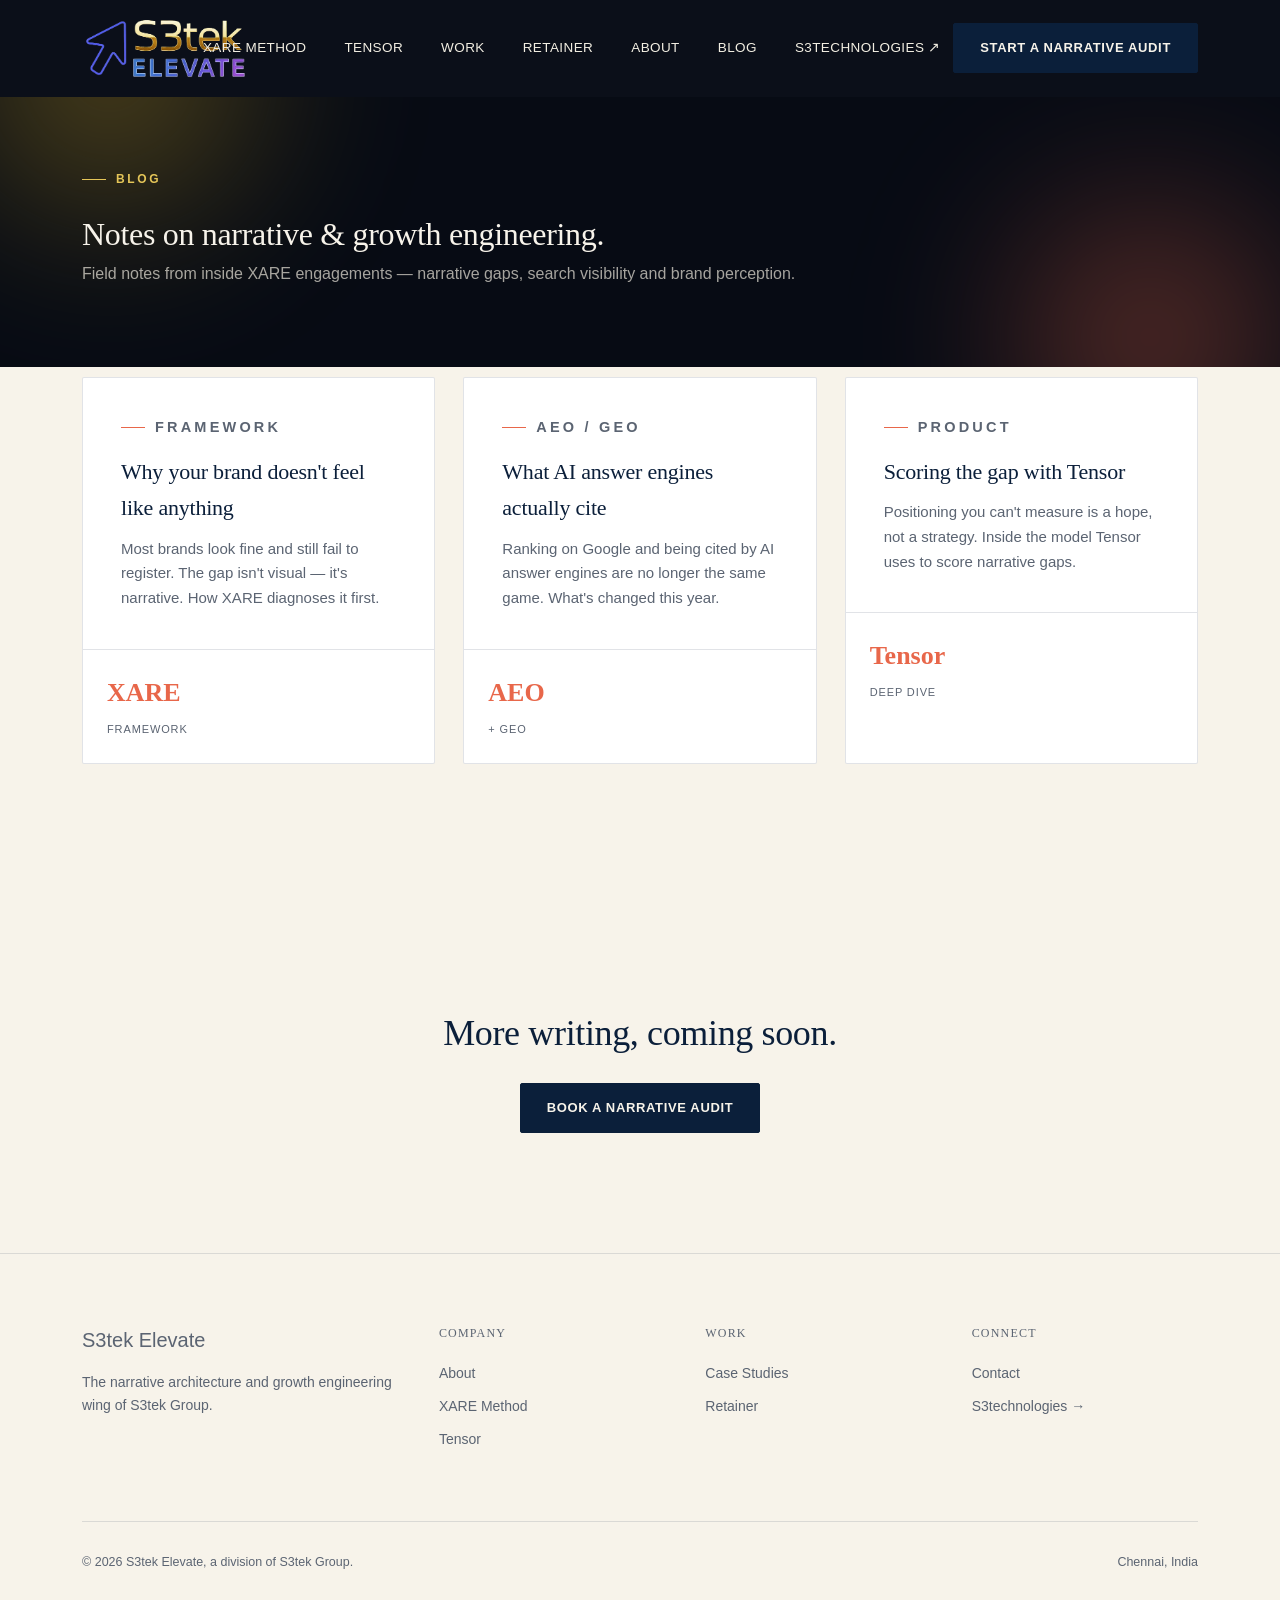
<file: blog.html>
<!DOCTYPE html>
<html lang="en">
<head>
<meta charset="UTF-8">
<meta name="viewport" content="width=device-width, initial-scale=1.0">
<title>Blog — S3tek Elevate</title>
<meta name="description" content="Notes on narrative, growth engineering and the XARE framework from S3tek Elevate.">
<link rel="stylesheet" href="css/style.css">
</head>
<body>

<nav class="nav on-dark">
  <div class="wrap">
    <a href="index.html" class="brand"><img src="images/logo.png" alt="S3tek Elevate" style="height:30px;width:auto;display:block"></a>
    <div class="nav-links">
      <a href="xare.html">XARE Method</a>
      <a href="tensor.html">Tensor</a>
      <a href="work.html">Work</a>
      <a href="pricing.html">Retainer</a>
      <a href="about.html">About</a>
      <a href="blog.html">Blog</a>
      <a href="https://s3tek.in" target="_blank" rel="noopener">S3technologies ↗</a>
    </div>
    <div class="nav-right">
      <a href="contact.html" class="btn btn-primary">Start a Narrative Audit</a>
    </div>
    <div class="hamburger"><span></span><span></span><span></span></div>
  </div>
</nav>

<header class="page-hero-dark">
  <div class="orb" style="width:420px;height:420px;background:radial-gradient(circle,var(--gold) 0%,transparent 70%);top:-140px;left:-100px"></div>
  <div class="orb" style="width:380px;height:380px;background:radial-gradient(circle,var(--coral) 0%,transparent 70%);bottom:-160px;right:-60px"></div>
  <div class="wrap">
    <p class="eyebrow reveal">Blog</p>
    <h1 class="reveal">Notes on narrative &amp; growth engineering.</h1>
    <p class="reveal">Field notes from inside XARE engagements — narrative gaps, search visibility and brand perception.</p>
  </div>
</header>

<section style="padding-top:10px">
  <div class="wrap">
    <div class="grid-3" style="gap:28px; background:transparent; border:none">
      <div class="case-card reveal">
        <div class="case-top">
          <p class="eyebrow">Framework</p>
          <h3 style="font-size:22px; margin-bottom:10px">Why your brand doesn't feel like anything</h3>
          <p style="color:var(--text-mute); font-size:15px">Most brands look fine and still fail to register. The gap isn't visual — it's narrative. How XARE diagnoses it first.</p>
        </div>
        <div class="case-stats"><div class="case-stat"><b>XARE</b><span>Framework</span></div></div>
      </div>
      <div class="case-card reveal">
        <div class="case-top">
          <p class="eyebrow">AEO / GEO</p>
          <h3 style="font-size:22px; margin-bottom:10px">What AI answer engines actually cite</h3>
          <p style="color:var(--text-mute); font-size:15px">Ranking on Google and being cited by AI answer engines are no longer the same game. What's changed this year.</p>
        </div>
        <div class="case-stats"><div class="case-stat"><b>AEO</b><span>+ GEO</span></div></div>
      </div>
      <div class="case-card reveal">
        <div class="case-top">
          <p class="eyebrow">Product</p>
          <h3 style="font-size:22px; margin-bottom:10px">Scoring the gap with Tensor</h3>
          <p style="color:var(--text-mute); font-size:15px">Positioning you can't measure is a hope, not a strategy. Inside the model Tensor uses to score narrative gaps.</p>
        </div>
        <div class="case-stats"><div class="case-stat"><b>Tensor</b><span>Deep Dive</span></div></div>
      </div>
    </div>
  </div>
</section>

<section style="text-align:center; max-width:680px; margin:0 auto">
  <h2 style="font-size:clamp(26px,3.2vw,36px); margin-bottom:20px">More writing, coming soon.</h2>
  <a href="contact.html" class="btn btn-primary">Book a Narrative Audit</a>
</section>

<footer>
  <div class="wrap">
    <div class="foot-grid">
      <div><a href="index.html" class="brand" style="font-size:20px; margin-bottom:14px; display:block">S3tek Elevate</a><p>The narrative architecture and growth engineering wing of S3tek Group.</p></div>
      <div><h4>Company</h4><a href="about.html">About</a><a href="xare.html">XARE Method</a><a href="tensor.html">Tensor</a></div>
      <div><h4>Work</h4><a href="work.html">Case Studies</a><a href="pricing.html">Retainer</a></div>
      <div><h4>Connect</h4><a href="contact.html">Contact</a><a href="https://s3tek.in">S3technologies →</a></div>
    </div>
    <div class="foot-bottom"><span>© 2026 S3tek Elevate, a division of S3tek Group.</span><span>Chennai, India</span></div>
  </div>
</footer>

<script src="js/main.js"></script>
</body>
</html>
</file>
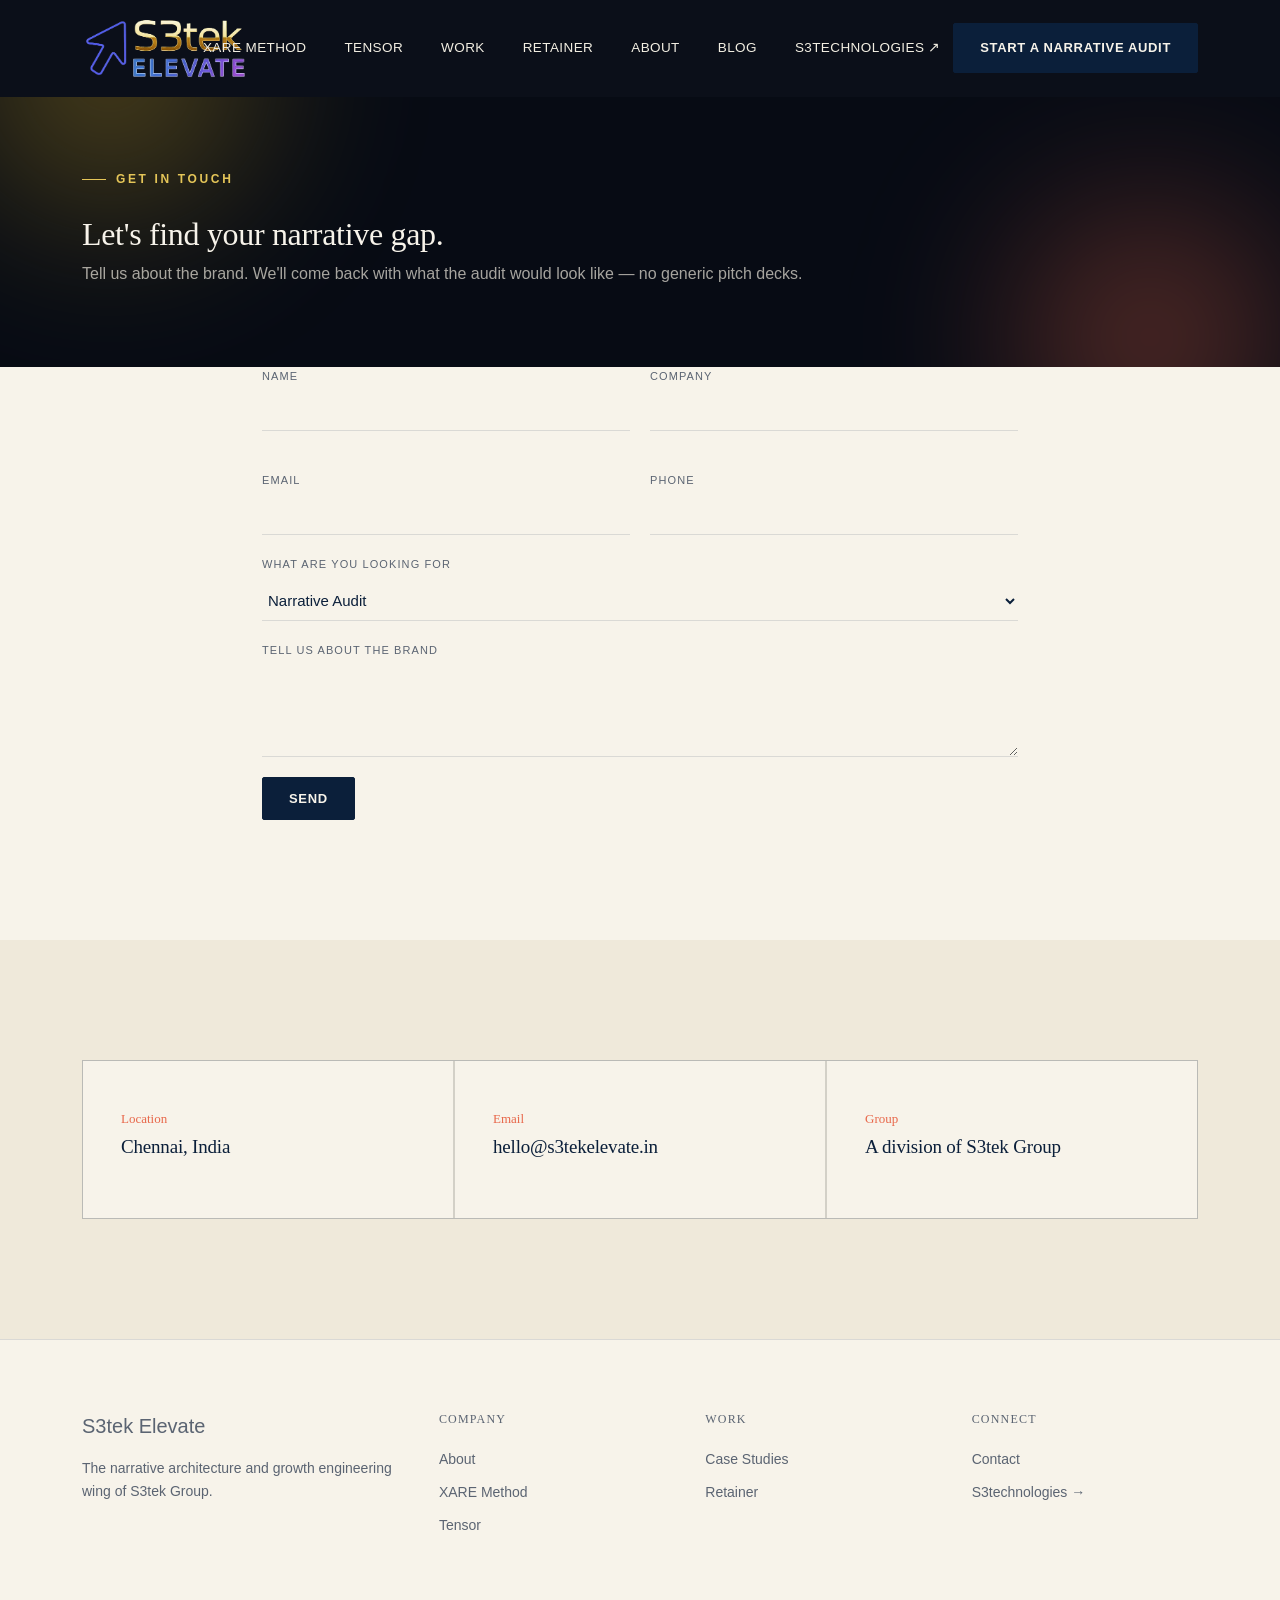
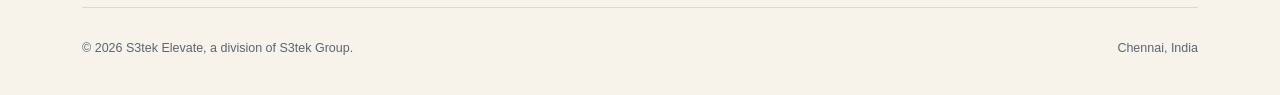
<file: contact.html>
<!DOCTYPE html>
<html lang="en">
<head>
<meta charset="UTF-8">
<meta name="viewport" content="width=device-width, initial-scale=1.0">
<title>Contact — S3tek Elevate</title>
<meta name="description" content="Book a narrative audit with S3tek Elevate.">
<link rel="stylesheet" href="css/style.css">
</head>
<body>

<nav class="nav on-dark">
  <div class="wrap">
    <a href="index.html" class="brand"><img src="images/logo.png" alt="S3tek Elevate" style="height:30px;width:auto;display:block"></a>
    <div class="nav-links">
      <a href="xare.html">XARE Method</a>
      <a href="tensor.html">Tensor</a>
      <a href="work.html">Work</a>
      <a href="pricing.html">Retainer</a>
      <a href="about.html">About</a>
      <a href="blog.html">Blog</a>
      <a href="https://s3tek.in" target="_blank" rel="noopener">S3technologies ↗</a>
    </div>
    <div class="nav-right">
      <a href="contact.html" class="btn btn-primary">Start a Narrative Audit</a>
    </div>
    <div class="hamburger"><span></span><span></span><span></span></div>
  </div>
</nav>

<header class="page-hero-dark">
  <div class="orb" style="width:420px;height:420px;background:radial-gradient(circle,var(--gold) 0%,transparent 70%);top:-140px;left:-100px"></div>
  <div class="orb" style="width:380px;height:380px;background:radial-gradient(circle,var(--coral) 0%,transparent 70%);bottom:-160px;right:-60px"></div>
  <div class="wrap">
    <p class="eyebrow reveal">Get In Touch</p>
    <h1 class="reveal">Let's find your narrative gap.</h1>
    <p class="reveal">Tell us about the brand. We'll come back with what the audit would look like — no generic pitch decks.</p>
  </div>
</header>

<section style="padding-top:0">
  <div class="wrap" style="max-width:820px">
    <form class="reveal" onsubmit="event.preventDefault(); this.querySelector('.btn').textContent='Sent — we\'ll be in touch';">
      <div class="form-grid">
        <div class="field"><label>Name</label><input type="text" required></div>
        <div class="field"><label>Company</label><input type="text" required></div>
        <div class="field"><label>Email</label><input type="email" required></div>
        <div class="field"><label>Phone</label><input type="tel"></div>
      </div>
      <div class="field">
        <label>What are you looking for</label>
        <select>
          <option>Narrative Audit</option>
          <option>Full Growth Retainer</option>
          <option>Tensor Scan</option>
          <option>Something else</option>
        </select>
      </div>
      <div class="field"><label>Tell us about the brand</label><textarea rows="4"></textarea></div>
      <button type="submit" class="btn btn-primary">Send</button>
    </form>
  </div>
</section>

<section style="background:var(--bg-2)">
  <div class="wrap">
    <div class="grid-3">
      <div class="cell reveal"><span class="num">Location</span><h3 style="font-size:19px">Chennai, India</h3></div>
      <div class="cell reveal"><span class="num">Email</span><h3 style="font-size:19px">hello@s3tekelevate.in</h3></div>
      <div class="cell reveal"><span class="num">Group</span><h3 style="font-size:19px">A division of S3tek Group</h3></div>
    </div>
  </div>
</section>

<footer>
  <div class="wrap">
    <div class="foot-grid">
      <div><a href="index.html" class="brand" style="font-size:20px; margin-bottom:14px; display:block">S3tek Elevate</a><p>The narrative architecture and growth engineering wing of S3tek Group.</p></div>
      <div><h4>Company</h4><a href="about.html">About</a><a href="xare.html">XARE Method</a><a href="tensor.html">Tensor</a></div>
      <div><h4>Work</h4><a href="work.html">Case Studies</a><a href="pricing.html">Retainer</a></div>
      <div><h4>Connect</h4><a href="contact.html">Contact</a><a href="https://s3tek.in">S3technologies →</a></div>
    </div>
    <div class="foot-bottom"><span>© 2026 S3tek Elevate, a division of S3tek Group.</span><span>Chennai, India</span></div>
  </div>
</footer>

<script src="js/main.js"></script>
</body>
</html>
</file>
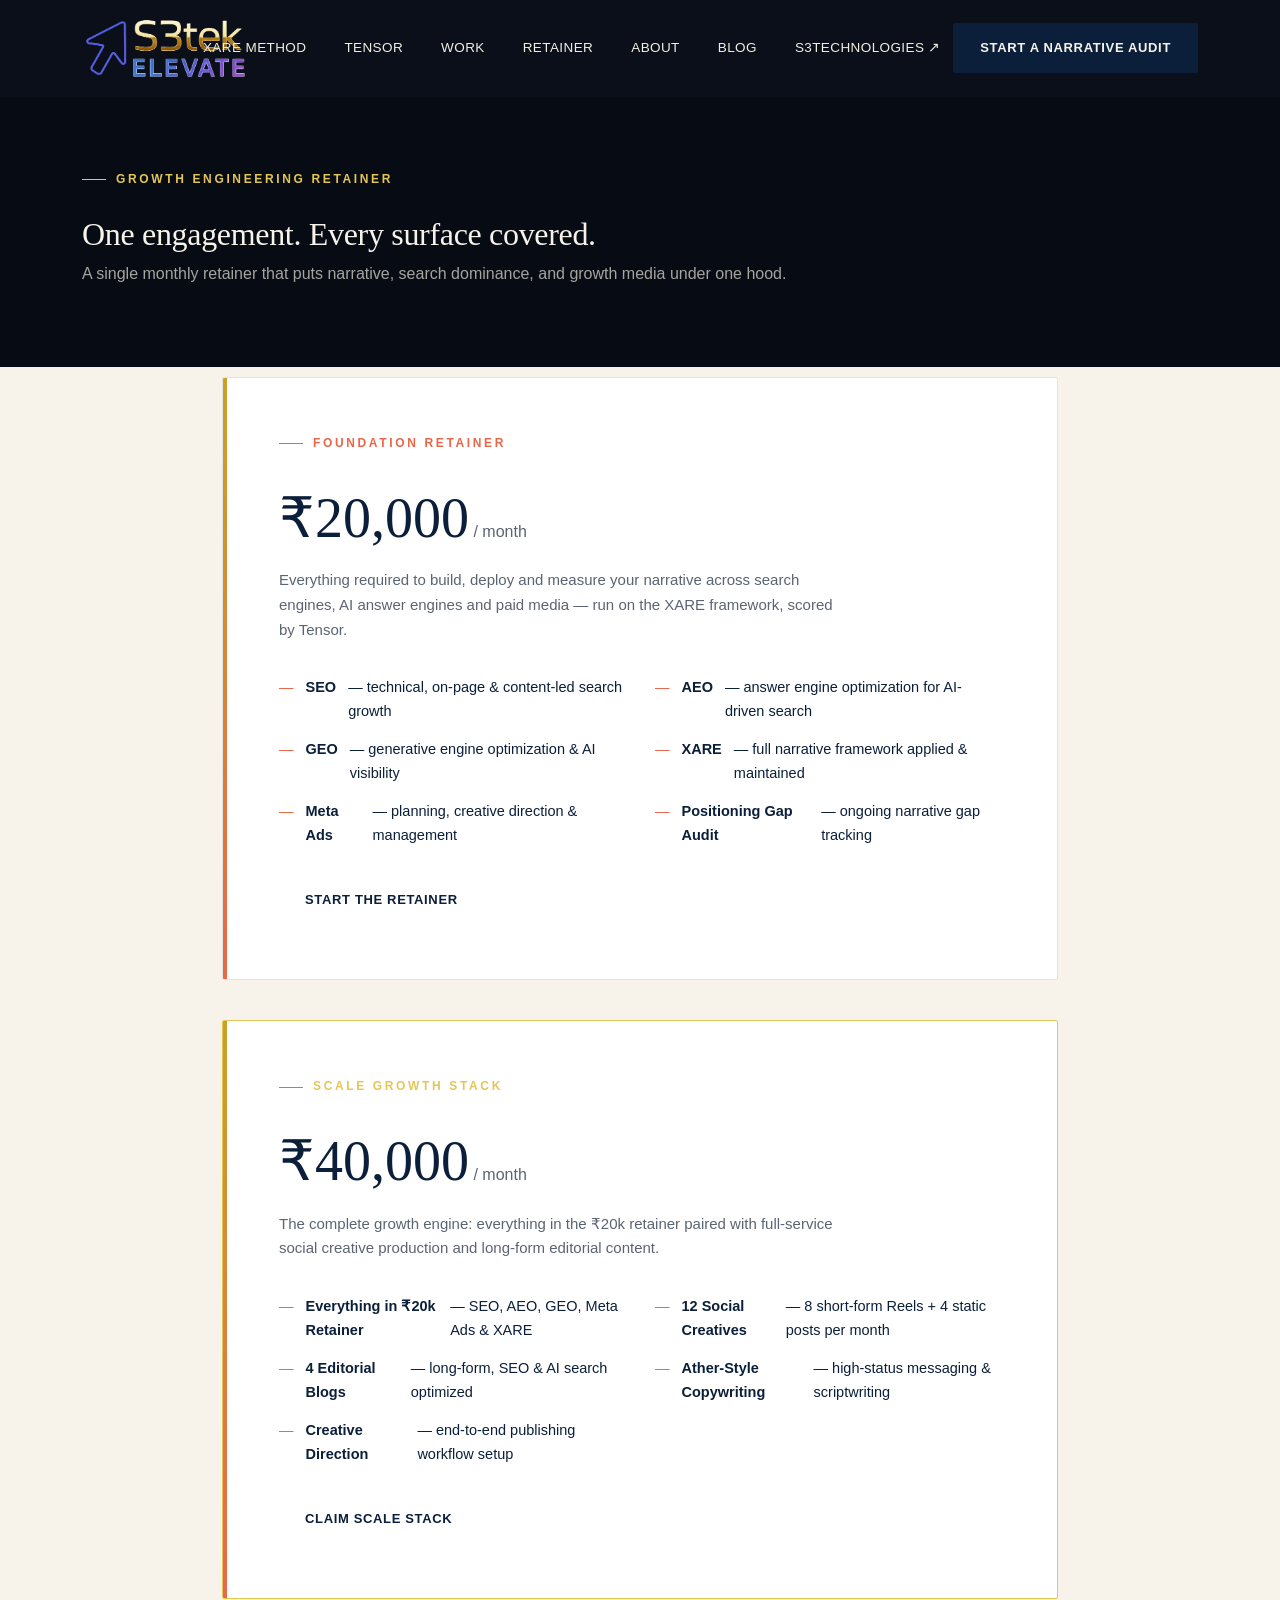
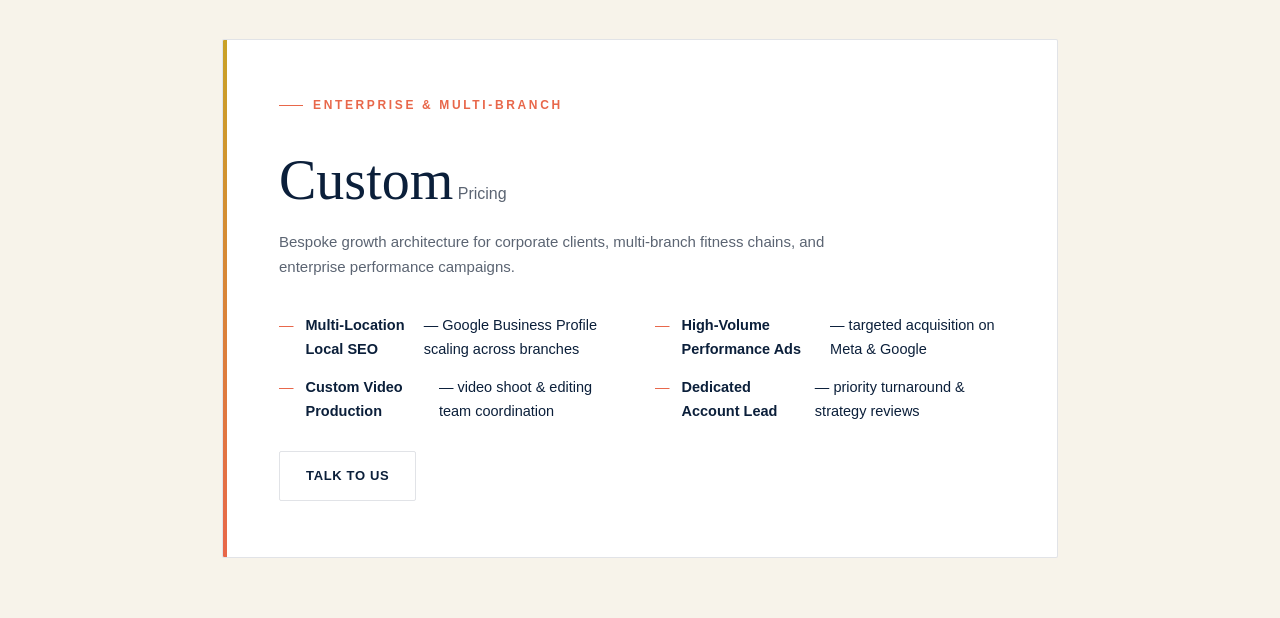
<file: pricing.html>
<!DOCTYPE html>
<html lang="en">
<head>
<meta charset="UTF-8">
<meta name="viewport" content="width=device-width, initial-scale=1.0">
<title>Retainer — S3tek Elevate</title>
<meta name="description" content="S3tek Elevate's growth engineering retainer — SEO, AEO, GEO, the XARE narrative framework and Meta Ads, in a single monthly engagement.">
<link rel="stylesheet" href="css/style.css">
</head>
<body>

<nav class="nav on-dark">
  <div class="wrap">
    <a href="index.html" class="brand"><img src="images/logo.png" alt="S3tek Elevate" style="height:30px;width:auto;display:block"></a>
    <div class="nav-links">
      <a href="xare.html">XARE Method</a>
      <a href="tensor.html">Tensor</a>
      <a href="work.html">Work</a>
      <a href="pricing.html">Retainer</a>
      <a href="about.html">About</a>
      <a href="blog.html">Blog</a>
      <a href="https://s3tek.in" target="_blank" rel="noopener">S3technologies ↗</a>
    </div>
    <div class="nav-right">
      <a href="contact.html" class="btn btn-primary">Start a Narrative Audit</a>
    </div>
    <div class="hamburger"><span></span><span></span><span></span></div>
  </div>
</nav>

<header class="page-hero-dark">
  <div class="orb" style="width:420px;height:420px;background:radial-gradient(...)"></div>
  <div class="orb" style="width:380px;height:380px;background:radial-gradient(...)"></div>
  <div class="wrap">
    <p class="eyebrow">Growth Engineering Retainer</p>
    <h1>One engagement. Every surface covered.</h1>
    <p>A single monthly retainer that puts narrative, search dominance, and growth media under one hood.</p>
  </div>
</header>

<section style="padding-top:10px; padding-bottom:60px;">
  <div class="wrap" style="max-width:900px; display:flex; flex-direction:column; gap:40px;">
    
    <!-- =========================================================
         1. YOUR EXISTING ₹20,000 RETAINER (UNTOUCHED STRUCTURE)
    ========================================================= -->
    <div class="retainer-card reveal">
      <p class="eyebrow">Foundation Retainer</p>
      <div class="retainer-price">₹20,000<span> / month</span></div>
      <p style="color:var(--text-mute); font-size:15px; max-width:560px; margin-bottom:24px;">
        Everything required to build, deploy and measure your narrative across search engines, AI answer engines and paid media — run on the XARE framework, scored by Tensor.
      </p>
      <div class="incl-grid">
        <div class="incl-item"><strong>SEO</strong> — technical, on-page &amp; content-led search growth</div>
        <div class="incl-item"><strong>AEO</strong> — answer engine optimization for AI-driven search</div>
        <div class="incl-item"><strong>GEO</strong> — generative engine optimization &amp; AI visibility</div>
        <div class="incl-item"><strong>XARE</strong> — full narrative framework applied &amp; maintained</div>
        <div class="incl-item"><strong>Meta Ads</strong> — planning, creative direction &amp; management</div>
        <div class="incl-item"><strong>Positioning Gap Audit</strong> — ongoing narrative gap tracking</div>
      </div>
      <div style="margin-top:28px;">
        <a href="contact.html" class="btn btn-gold">START THE RETAINER</a>
      </div>
    </div>


    <!-- =========================================================
         2. NEW ADDITION: SCALE RETAINER (₹40,000)
    ========================================================= -->
    <div class="retainer-card reveal" style="border-color: var(--gold-2, #D4AF37);">
      <p class="eyebrow" style="color: var(--gold-2, #D4AF37);">Scale Growth Stack</p>
      <div class="retainer-price">₹40,000<span> / month</span></div>
      <p style="color:var(--text-mute); font-size:15px; max-width:560px; margin-bottom:24px;">
        The complete growth engine: everything in the ₹20k retainer paired with full-service social creative production and long-form editorial content.
      </p>
      <div class="incl-grid">
        <div class="incl-item"><strong>Everything in ₹20k Retainer</strong> — SEO, AEO, GEO, Meta Ads &amp; XARE</div>
        <div class="incl-item"><strong>12 Social Creatives</strong> — 8 short-form Reels + 4 static posts per month</div>
        <div class="incl-item"><strong>4 Editorial Blogs</strong> — long-form, SEO &amp; AI search optimized</div>
        <div class="incl-item"><strong>Ather-Style Copywriting</strong> — high-status messaging &amp; scriptwriting</div>
        <div class="incl-item"><strong>Creative Direction</strong> — end-to-end publishing workflow setup</div>
      </div>
      <div style="margin-top:28px;">
        <a href="contact.html" class="btn btn-gold">CLAIM SCALE STACK</a>
      </div>
    </div>


    <!-- =========================================================
         3. NEW ADDITION: CUSTOM CORPORATE PACKAGE
    ========================================================= -->
    <div class="retainer-card reveal">
      <p class="eyebrow">Enterprise & Multi-Branch</p>
      <div class="retainer-price">Custom<span> Pricing</span></div>
      <p style="color:var(--text-mute); font-size:15px; max-width:560px; margin-bottom:24px;">
        Bespoke growth architecture for corporate clients, multi-branch fitness chains, and enterprise performance campaigns.
      </p>
      <div class="incl-grid">
        <div class="incl-item"><strong>Multi-Location Local SEO</strong> — Google Business Profile scaling across branches</div>
        <div class="incl-item"><strong>High-Volume Performance Ads</strong> — targeted acquisition on Meta &amp; Google</div>
        <div class="incl-item"><strong>Custom Video Production</strong> — video shoot &amp; editing team coordination</div>
        <div class="incl-item"><strong>Dedicated Account Lead</strong> — priority turnaround &amp; strategy reviews</div>
      </div>
      <div style="margin-top:28px;">
        <a href="contact.html" class="btn btn-ghost">TALK TO US</a>
      </div>
    </div>

  </div>
</section>
</file>
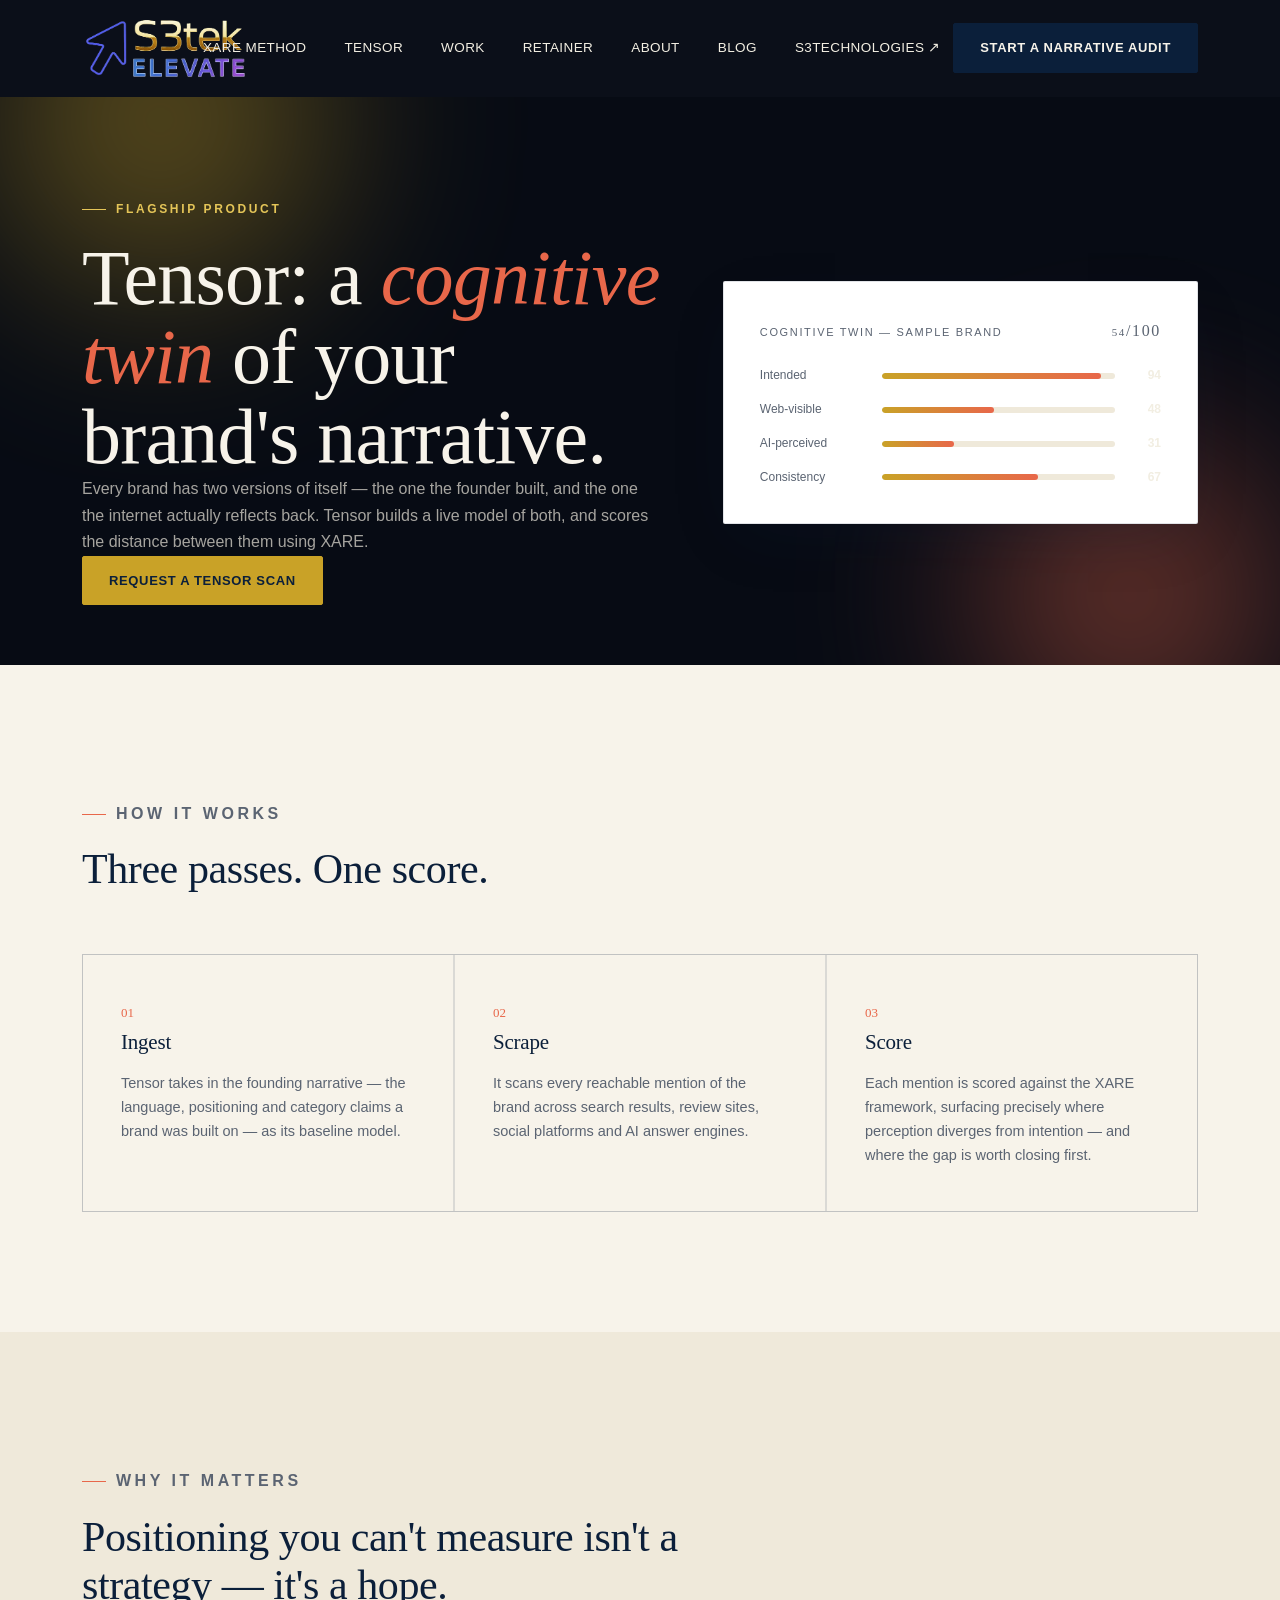
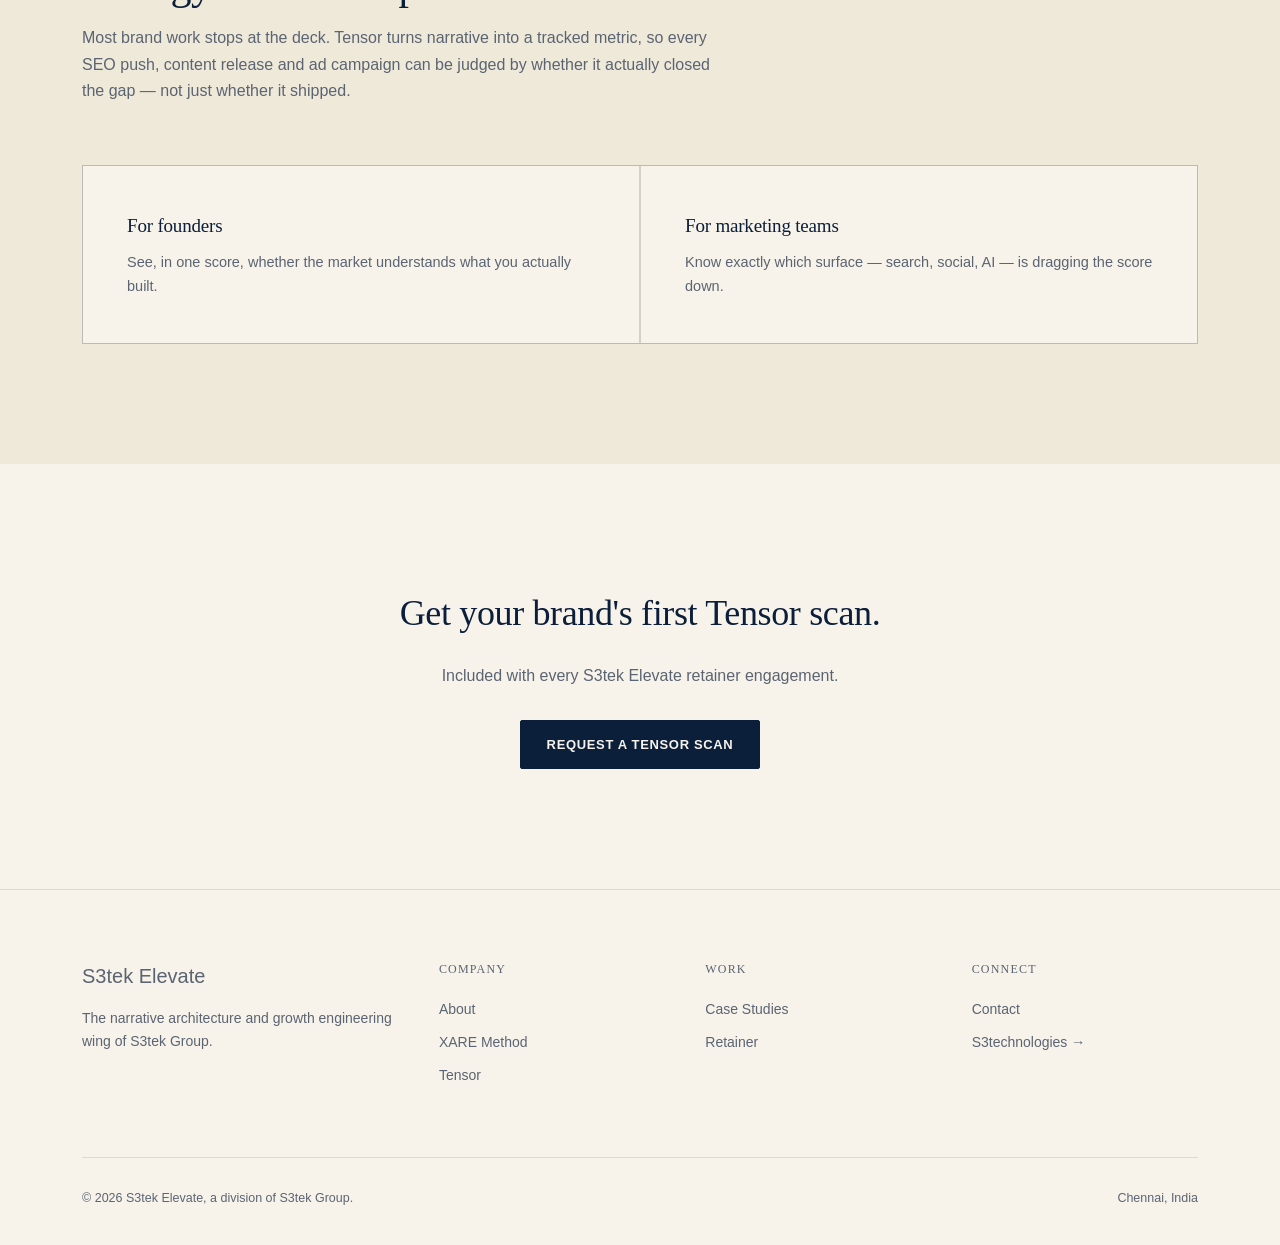
<file: tensor.html>
<!DOCTYPE html>
<html lang="en">
<head>
<meta charset="UTF-8">
<meta name="viewport" content="width=device-width, initial-scale=1.0">
<title>Tensor — AI Cognitive Twin Engine | S3tek Elevate</title>
<meta name="description" content="Tensor is S3tek Elevate's AI Cognitive Twin Engine — it maps a brand's founding narrative, scrapes every mention of it online and across AI systems, and scores the gap using the XARE framework.">
<link rel="stylesheet" href="css/style.css">
</head>
<body>

<nav class="nav on-dark">
  <div class="wrap">
    <a href="index.html" class="brand"><img src="images/logo.png" alt="S3tek Elevate" style="height:30px;width:auto;display:block"></a>
    <div class="nav-links">
      <a href="xare.html">XARE Method</a>
      <a href="tensor.html">Tensor</a>
      <a href="work.html">Work</a>
      <a href="pricing.html">Retainer</a>
      <a href="about.html">About</a>
      <a href="blog.html">Blog</a>
      <a href="https://s3tek.in" target="_blank" rel="noopener">S3technologies ↗</a>
    </div>
    <div class="nav-right">
      <a href="contact.html" class="btn btn-primary">Start a Narrative Audit</a>
    </div>
    <div class="hamburger"><span></span><span></span><span></span></div>
  </div>
</nav>

<header class="hero-dark" style="padding-bottom:60px">
  <div class="orb orb-1"></div><div class="orb orb-2"></div>
  <div class="wrap hero-grid stagger" style="padding-top:20px">
    <div>
      <p class="eyebrow reveal">Flagship Product</p>
      <h1 class="reveal">Tensor: a <em>cognitive twin</em> of your brand's narrative.</h1>
      <p class="lead reveal">Every brand has two versions of itself — the one the founder built, and the one the internet actually reflects back. Tensor builds a live model of both, and scores the distance between them using XARE.</p>
      <div class="hero-cta reveal">
        <a href="contact.html" class="btn btn-primary">Request a Tensor Scan</a>
      </div>
    </div>
    <div class="reveal">
      <div class="radar-card">
        <div class="rc-head"><span>Cognitive Twin — Sample Brand</span><span class="score">54<small style="font-size:16px">/100</small></span></div>
        <div class="radar-rows">
          <div class="radar-row"><span>Intended</span><div class="radar-track"><div class="radar-fill" data-value="94"></div></div><b>94</b></div>
          <div class="radar-row"><span>Web-visible</span><div class="radar-track"><div class="radar-fill" data-value="48"></div></div><b>48</b></div>
          <div class="radar-row"><span>AI-perceived</span><div class="radar-track"><div class="radar-fill" data-value="31"></div></div><b>31</b></div>
          <div class="radar-row"><span>Consistency</span><div class="radar-track"><div class="radar-fill" data-value="67"></div></div><b>67</b></div>
        </div>
      </div>
    </div>
  </div>
</header>

<section>
  <div class="wrap">
    <div class="section-head">
      <p class="eyebrow">How It Works</p>
      <h2>Three passes. One score.</h2>
    </div>
    <div class="grid-3">
      <div class="cell reveal"><span class="num">01</span><h3>Ingest</h3><p>Tensor takes in the founding narrative — the language, positioning and category claims a brand was built on — as its baseline model.</p></div>
      <div class="cell reveal"><span class="num">02</span><h3>Scrape</h3><p>It scans every reachable mention of the brand across search results, review sites, social platforms and AI answer engines.</p></div>
      <div class="cell reveal"><span class="num">03</span><h3>Score</h3><p>Each mention is scored against the XARE framework, surfacing precisely where perception diverges from intention — and where the gap is worth closing first.</p></div>
    </div>
  </div>
</section>

<section style="background:var(--bg-2)">
  <div class="wrap">
    <div class="section-head">
      <p class="eyebrow">Why It Matters</p>
      <h2>Positioning you can't measure isn't a strategy — it's a hope.</h2>
      <p>Most brand work stops at the deck. Tensor turns narrative into a tracked metric, so every SEO push, content release and ad campaign can be judged by whether it actually closed the gap — not just whether it shipped.</p>
    </div>
    <div class="grid-2">
      <div class="cell reveal" style="padding:44px"><h3 style="font-size:19px; margin-bottom:10px">For founders</h3><p style="color:var(--text-mute); font-size:14.5px">See, in one score, whether the market understands what you actually built.</p></div>
      <div class="cell reveal" style="padding:44px"><h3 style="font-size:19px; margin-bottom:10px">For marketing teams</h3><p style="color:var(--text-mute); font-size:14.5px">Know exactly which surface — search, social, AI — is dragging the score down.</p></div>
    </div>
  </div>
</section>

<section style="text-align:center; max-width:680px; margin:0 auto">
  <h2 style="font-size:clamp(26px,3.2vw,36px); margin-bottom:20px">Get your brand's first Tensor scan.</h2>
  <p style="color:var(--text-mute); margin-bottom:30px">Included with every S3tek Elevate retainer engagement.</p>
  <a href="contact.html" class="btn btn-primary">Request a Tensor Scan</a>
</section>

<footer>
  <div class="wrap">
    <div class="foot-grid">
      <div><a href="index.html" class="brand" style="font-size:20px; margin-bottom:14px; display:block">S3tek Elevate</a><p>The narrative architecture and growth engineering wing of S3tek Group.</p></div>
      <div><h4>Company</h4><a href="about.html">About</a><a href="xare.html">XARE Method</a><a href="tensor.html">Tensor</a></div>
      <div><h4>Work</h4><a href="work.html">Case Studies</a><a href="pricing.html">Retainer</a></div>
      <div><h4>Connect</h4><a href="contact.html">Contact</a><a href="https://s3tek.in">S3technologies →</a></div>
    </div>
    <div class="foot-bottom"><span>© 2026 S3tek Elevate, a division of S3tek Group.</span><span>Chennai, India</span></div>
  </div>
</footer>

<script src="js/main.js"></script>
</body>
</html>
</file>
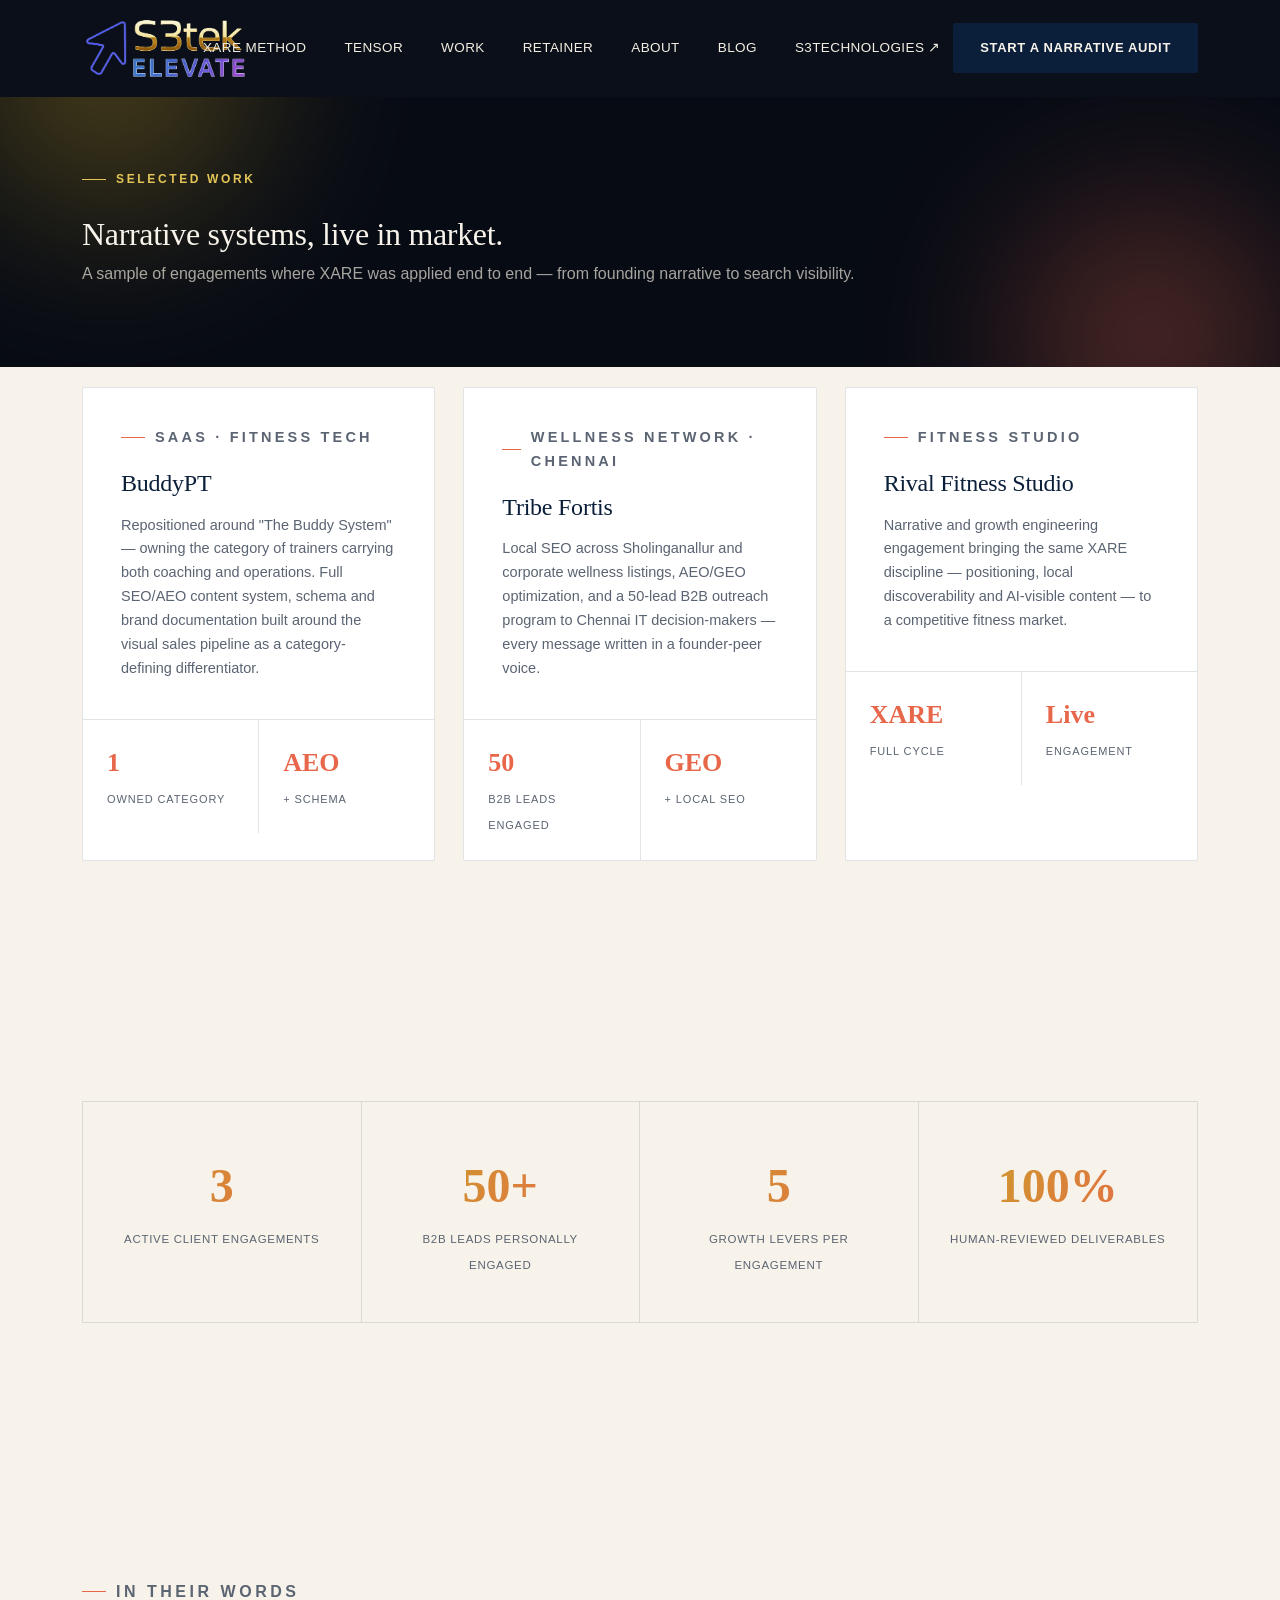
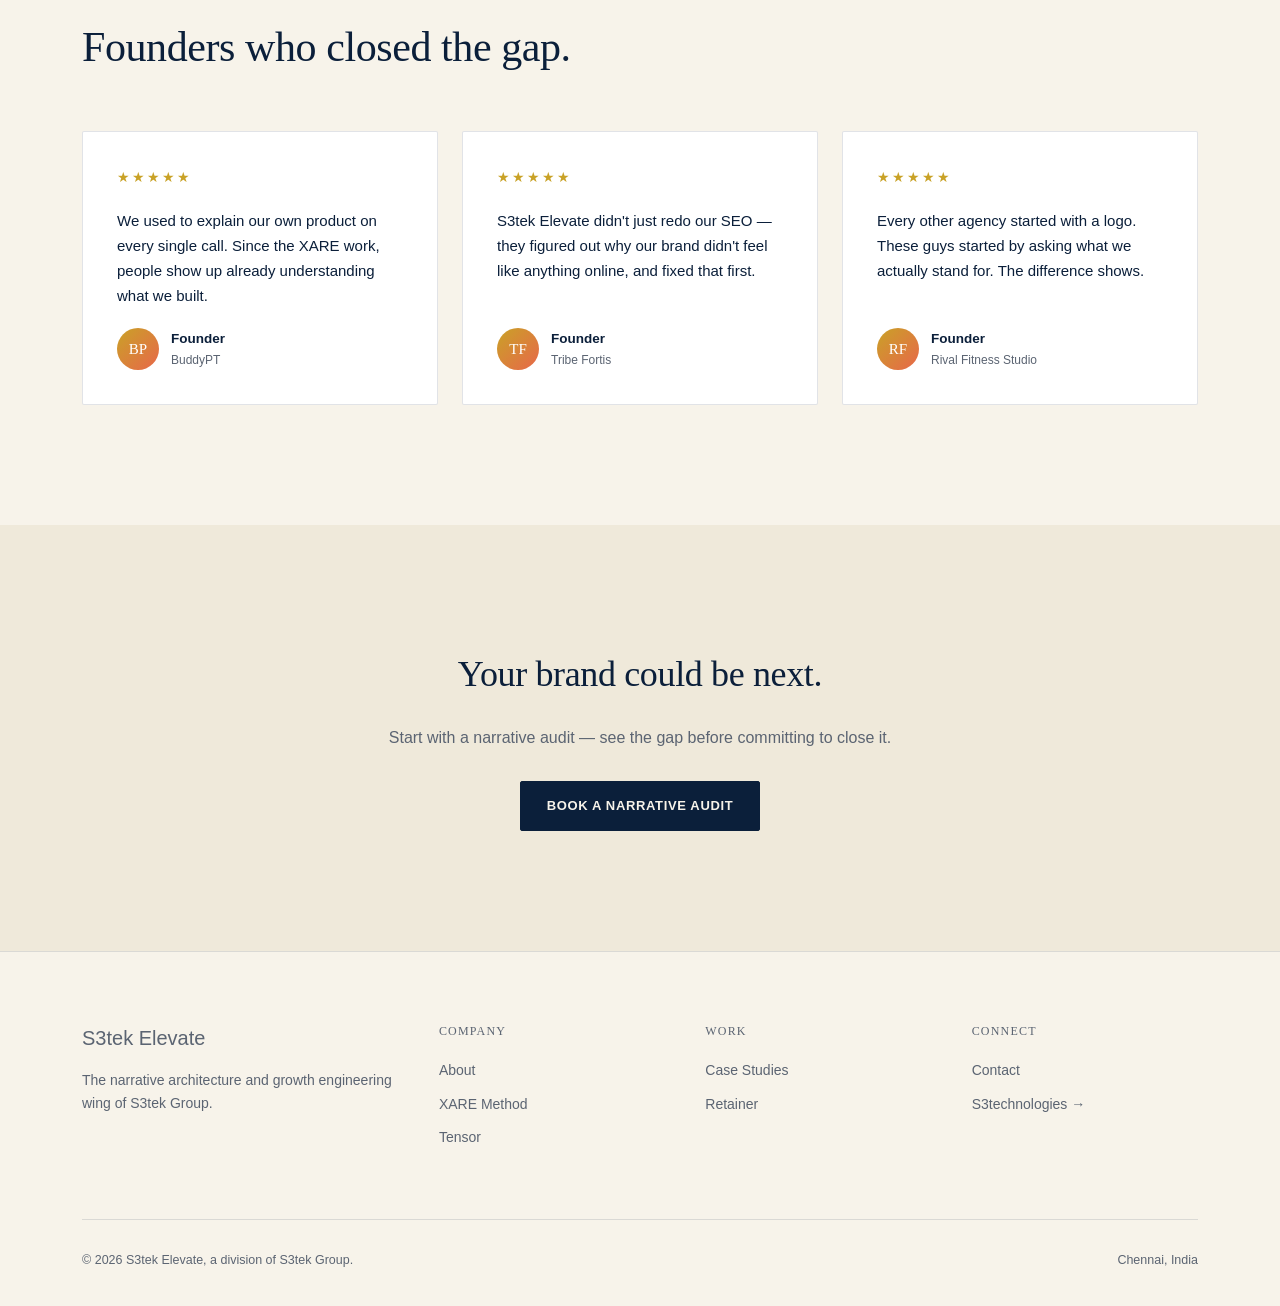
<file: work.html>
<!DOCTYPE html>
<html lang="en">
<head>
<meta charset="UTF-8">
<meta name="viewport" content="width=device-width, initial-scale=1.0">
<title>Work — S3tek Elevate</title>
<meta name="description" content="Case studies from S3tek Elevate: narrative and growth engineering work for Tribe Fortis, BuddyPT and Rival Fitness Studio.">
<link rel="stylesheet" href="css/style.css">
</head>
<body>

<nav class="nav on-dark">
  <div class="wrap">
    <a href="index.html" class="brand"><img src="images/logo.png" alt="S3tek Elevate" style="height:30px;width:auto;display:block"></a>
    <div class="nav-links">
      <a href="xare.html">XARE Method</a>
      <a href="tensor.html">Tensor</a>
      <a href="work.html">Work</a>
      <a href="pricing.html">Retainer</a>
      <a href="about.html">About</a>
      <a href="blog.html">Blog</a>
      <a href="https://s3tek.in" target="_blank" rel="noopener">S3technologies ↗</a>
    </div>
    <div class="nav-right">
      <a href="contact.html" class="btn btn-primary">Start a Narrative Audit</a>
    </div>
    <div class="hamburger"><span></span><span></span><span></span></div>
  </div>
</nav>

<header class="page-hero-dark">
  <div class="orb" style="width:420px;height:420px;background:radial-gradient(circle,var(--gold) 0%,transparent 70%);top:-140px;left:-100px"></div>
  <div class="orb" style="width:380px;height:380px;background:radial-gradient(circle,var(--coral) 0%,transparent 70%);bottom:-160px;right:-60px"></div>
  <div class="wrap">
    <p class="eyebrow reveal">Selected Work</p>
    <h1 class="reveal">Narrative systems, live in market.</h1>
    <p class="reveal">A sample of engagements where XARE was applied end to end — from founding narrative to search visibility.</p>
  </div>
</header>

<section style="padding-top:20px">
  <div class="wrap">
    <div class="grid-3" style="gap:28px; background:transparent; border:none">

      <div class="case-card reveal">
        <div class="case-top">
          <p class="eyebrow">SaaS · Fitness Tech</p>
          <h3>BuddyPT</h3>
          <p>Repositioned around "The Buddy System" — owning the category of trainers carrying both coaching and operations. Full SEO/AEO content system, schema and brand documentation built around the visual sales pipeline as a category-defining differentiator.</p>
        </div>
        <div class="case-stats">
          <div class="case-stat"><b>1</b><span>Owned Category</span></div>
          <div class="case-stat"><b>AEO</b><span>+ Schema</span></div>
        </div>
      </div>

      <div class="case-card reveal">
        <div class="case-top">
          <p class="eyebrow">Wellness Network · Chennai</p>
          <h3>Tribe Fortis</h3>
          <p>Local SEO across Sholinganallur and corporate wellness listings, AEO/GEO optimization, and a 50-lead B2B outreach program to Chennai IT decision-makers — every message written in a founder-peer voice.</p>
        </div>
        <div class="case-stats">
          <div class="case-stat"><b>50</b><span>B2B Leads Engaged</span></div>
          <div class="case-stat"><b>GEO</b><span>+ Local SEO</span></div>
        </div>
      </div>

      <div class="case-card reveal">
        <div class="case-top">
          <p class="eyebrow">Fitness Studio</p>
          <h3>Rival Fitness Studio</h3>
          <p>Narrative and growth engineering engagement bringing the same XARE discipline — positioning, local discoverability and AI-visible content — to a competitive fitness market.</p>
        </div>
        <div class="case-stats">
          <div class="case-stat"><b>XARE</b><span>Full Cycle</span></div>
          <div class="case-stat"><b>Live</b><span>Engagement</span></div>
        </div>
      </div>

    </div>
  </div>
</section>

<section>
  <div class="wrap">
    <div class="stat-wall reveal">
      <div class="sw-cell"><b>3</b><span>Active Client Engagements</span></div>
      <div class="sw-cell"><b>50+</b><span>B2B Leads Personally Engaged</span></div>
      <div class="sw-cell"><b>5</b><span>Growth Levers Per Engagement</span></div>
      <div class="sw-cell"><b>100%</b><span>Human-Reviewed Deliverables</span></div>
    </div>
  </div>
</section>

<section>
  <div class="wrap">
    <div class="section-head">
      <p class="eyebrow">In Their Words</p>
      <h2>Founders who closed the gap.</h2>
    </div>
    <div class="testi-grid">
      <div class="testi-card reveal">
        <div class="testi-stars">★★★★★</div>
        <p class="quote">We used to explain our own product on every single call. Since the XARE work, people show up already understanding what we built.</p>
        <div class="testi-who"><div class="testi-avatar">BP</div><div><div class="tw-name">Founder</div><div class="tw-role">BuddyPT</div></div></div>
      </div>
      <div class="testi-card reveal">
        <div class="testi-stars">★★★★★</div>
        <p class="quote">S3tek Elevate didn't just redo our SEO — they figured out why our brand didn't feel like anything online, and fixed that first.</p>
        <div class="testi-who"><div class="testi-avatar">TF</div><div><div class="tw-name">Founder</div><div class="tw-role">Tribe Fortis</div></div></div>
      </div>
      <div class="testi-card reveal">
        <div class="testi-stars">★★★★★</div>
        <p class="quote">Every other agency started with a logo. These guys started by asking what we actually stand for. The difference shows.</p>
        <div class="testi-who"><div class="testi-avatar">RF</div><div><div class="tw-name">Founder</div><div class="tw-role">Rival Fitness Studio</div></div></div>
      </div>
    </div>
  </div>
</section>

<section style="background:var(--bg-2); text-align:center">
  <div class="wrap" style="max-width:680px">
    <h2 style="font-size:clamp(26px,3.2vw,36px); margin-bottom:20px">Your brand could be next.</h2>
    <p style="color:var(--text-mute); margin-bottom:30px">Start with a narrative audit — see the gap before committing to close it.</p>
    <a href="contact.html" class="btn btn-primary">Book a Narrative Audit</a>
  </div>
</section>

<footer>
  <div class="wrap">
    <div class="foot-grid">
      <div><a href="index.html" class="brand" style="font-size:20px; margin-bottom:14px; display:block">S3tek Elevate</a><p>The narrative architecture and growth engineering wing of S3tek Group.</p></div>
      <div><h4>Company</h4><a href="about.html">About</a><a href="xare.html">XARE Method</a><a href="tensor.html">Tensor</a></div>
      <div><h4>Work</h4><a href="work.html">Case Studies</a><a href="pricing.html">Retainer</a></div>
      <div><h4>Connect</h4><a href="contact.html">Contact</a><a href="https://s3tek.in">S3technologies →</a></div>
    </div>
    <div class="foot-bottom"><span>© 2026 S3tek Elevate, a division of S3tek Group.</span><span>Chennai, India</span></div>
  </div>
</footer>

<script src="js/main.js"></script>
</body>
</html>
</file>
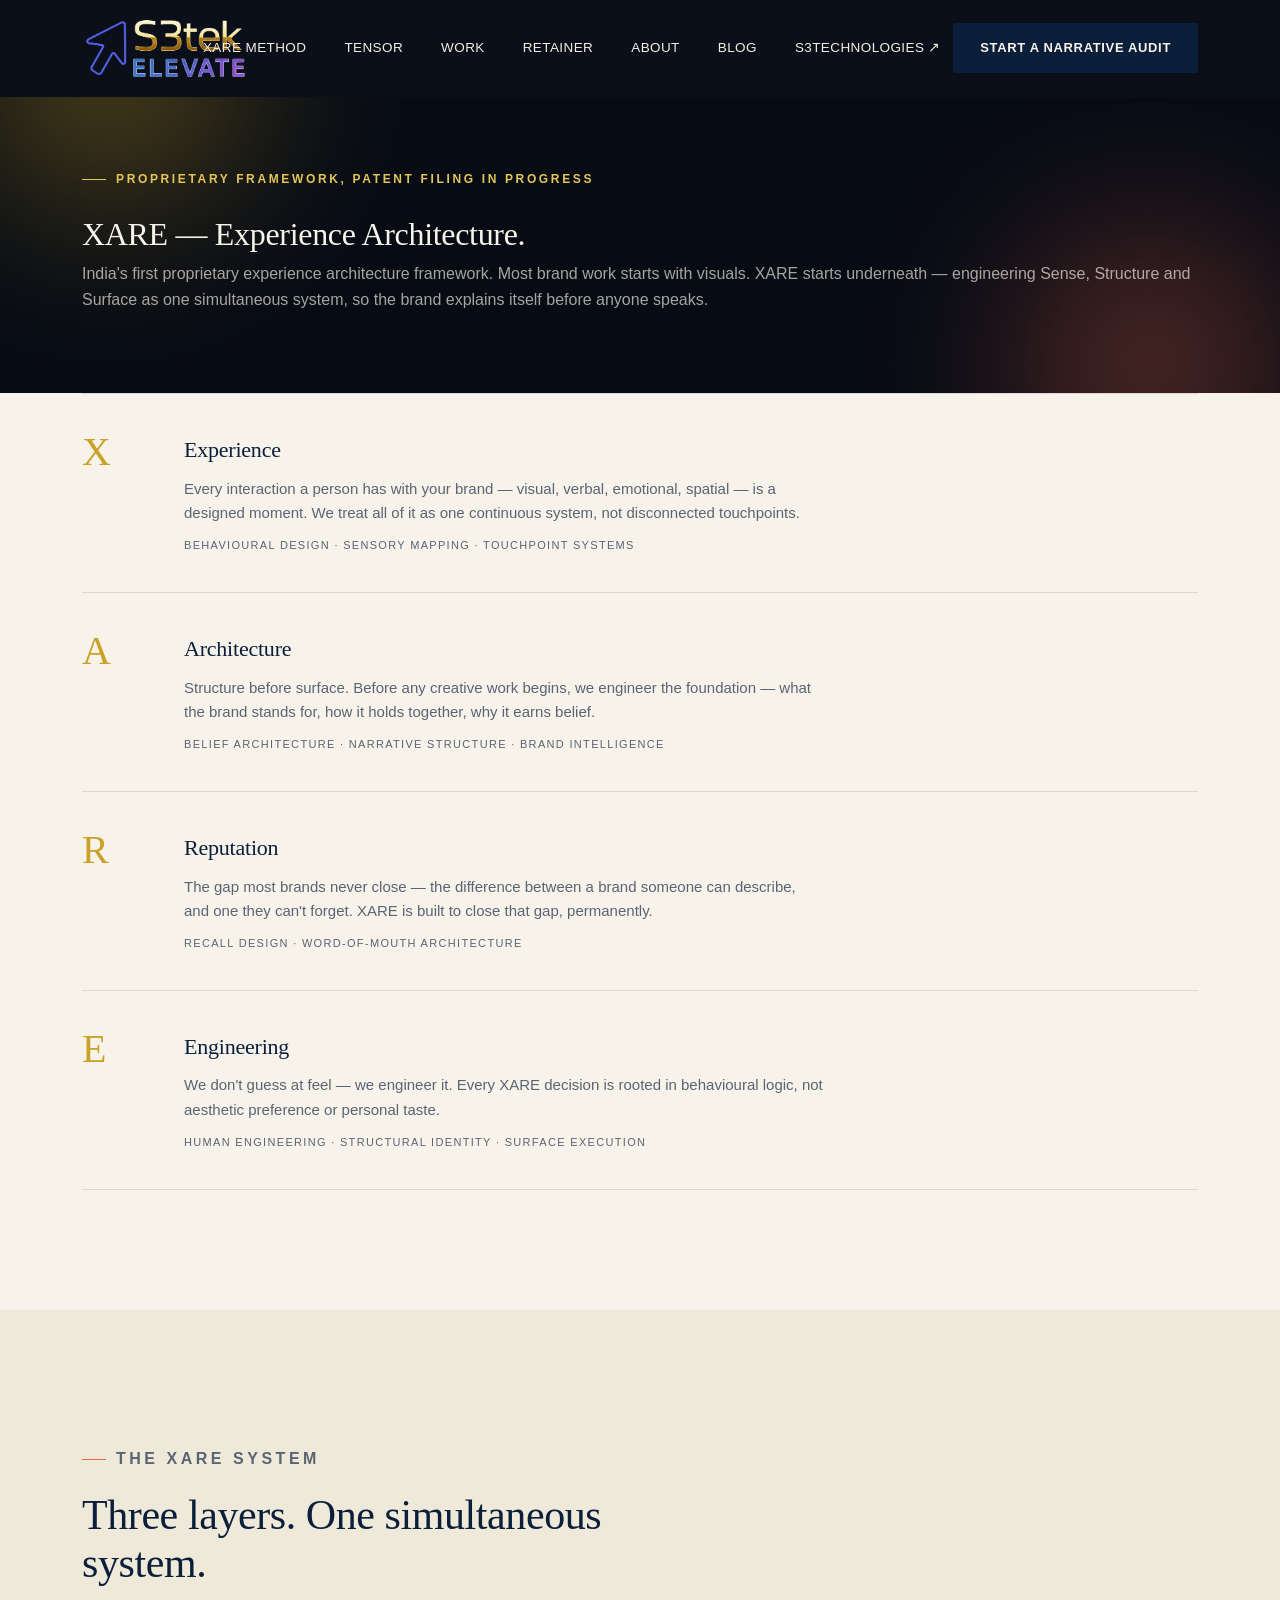
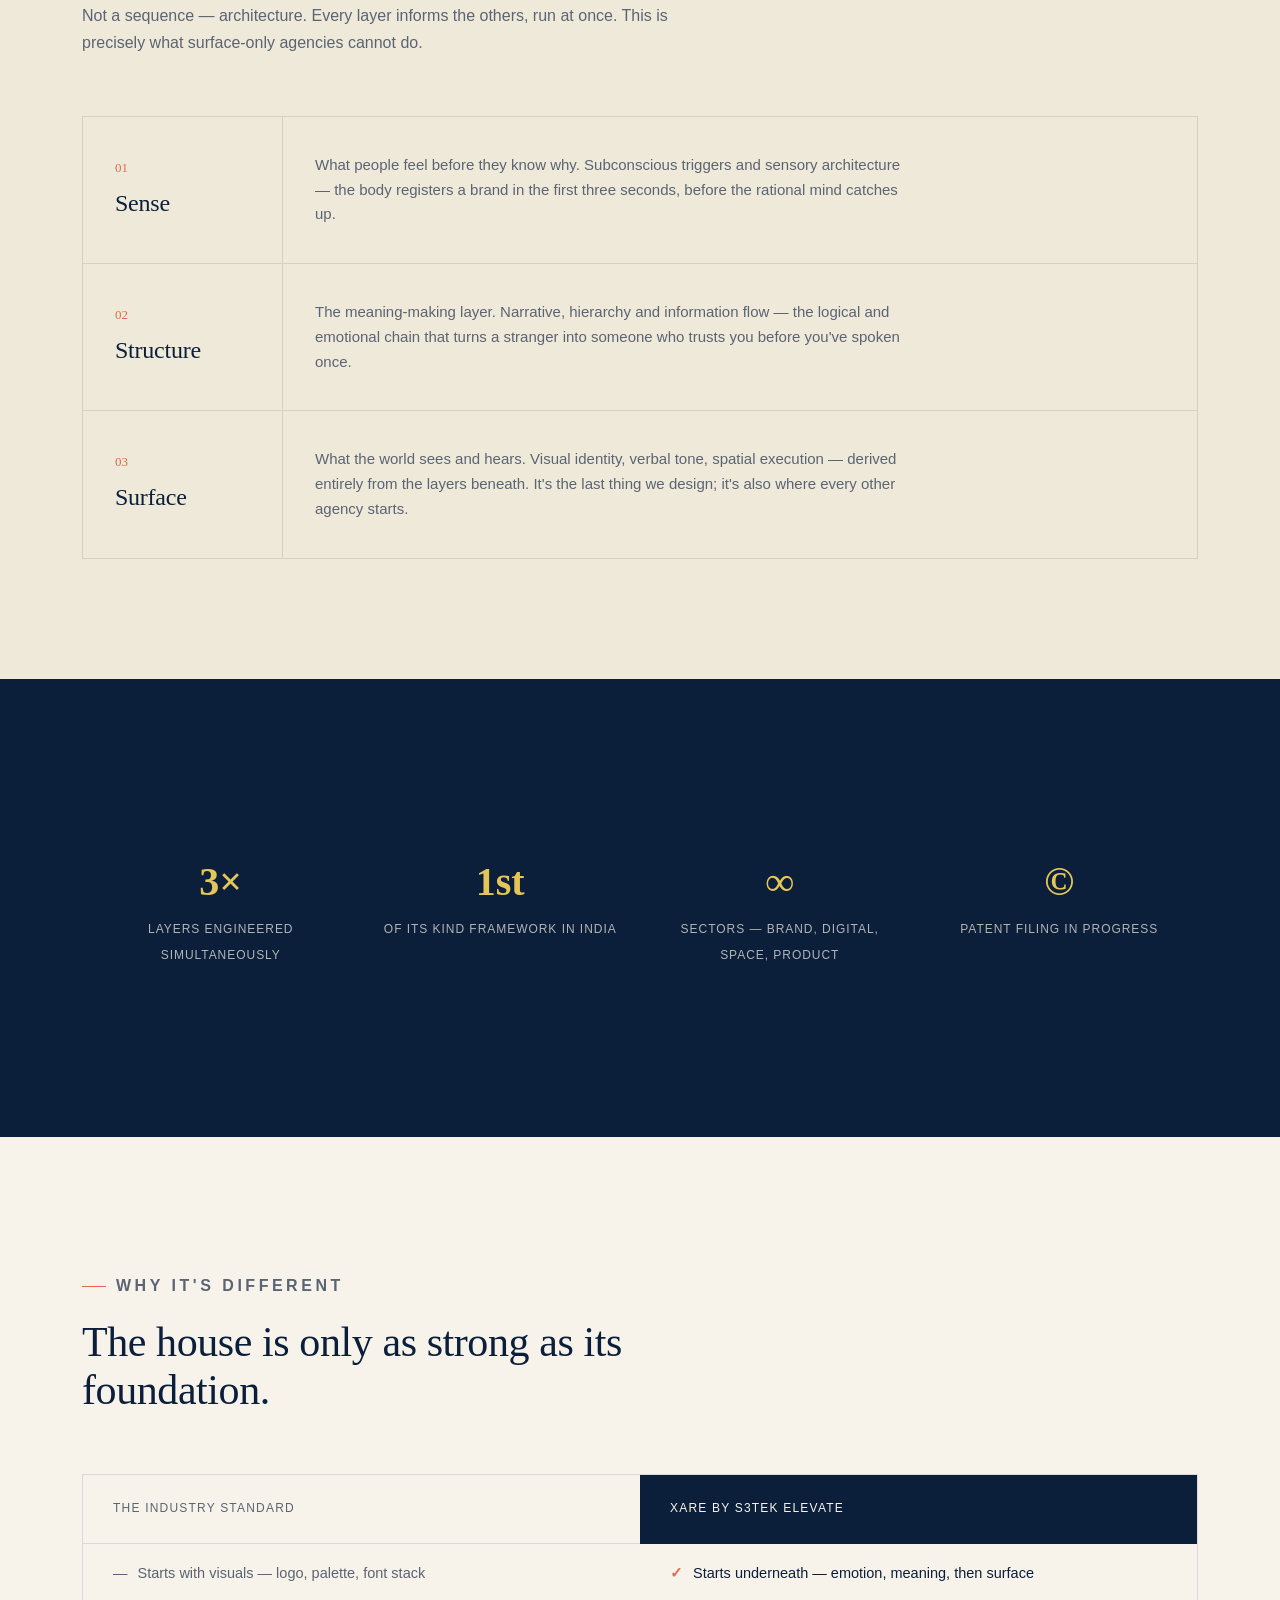
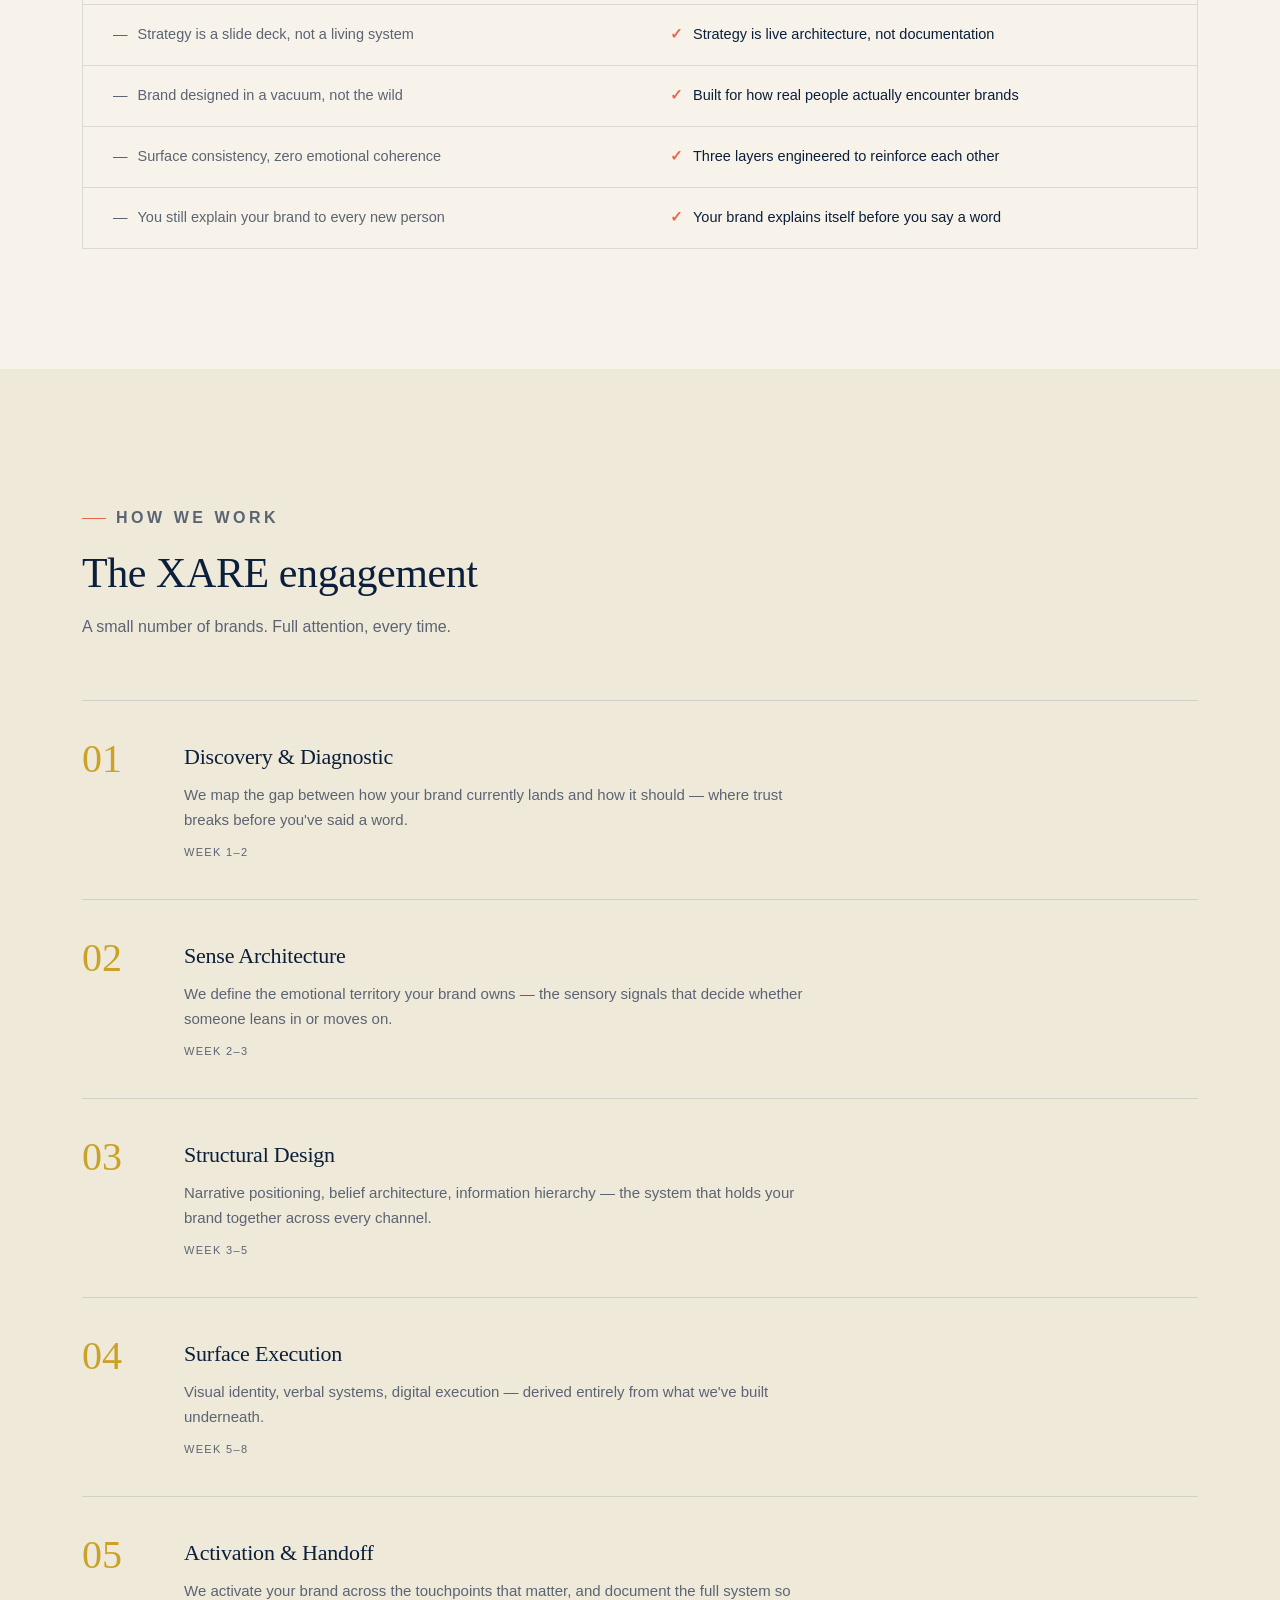
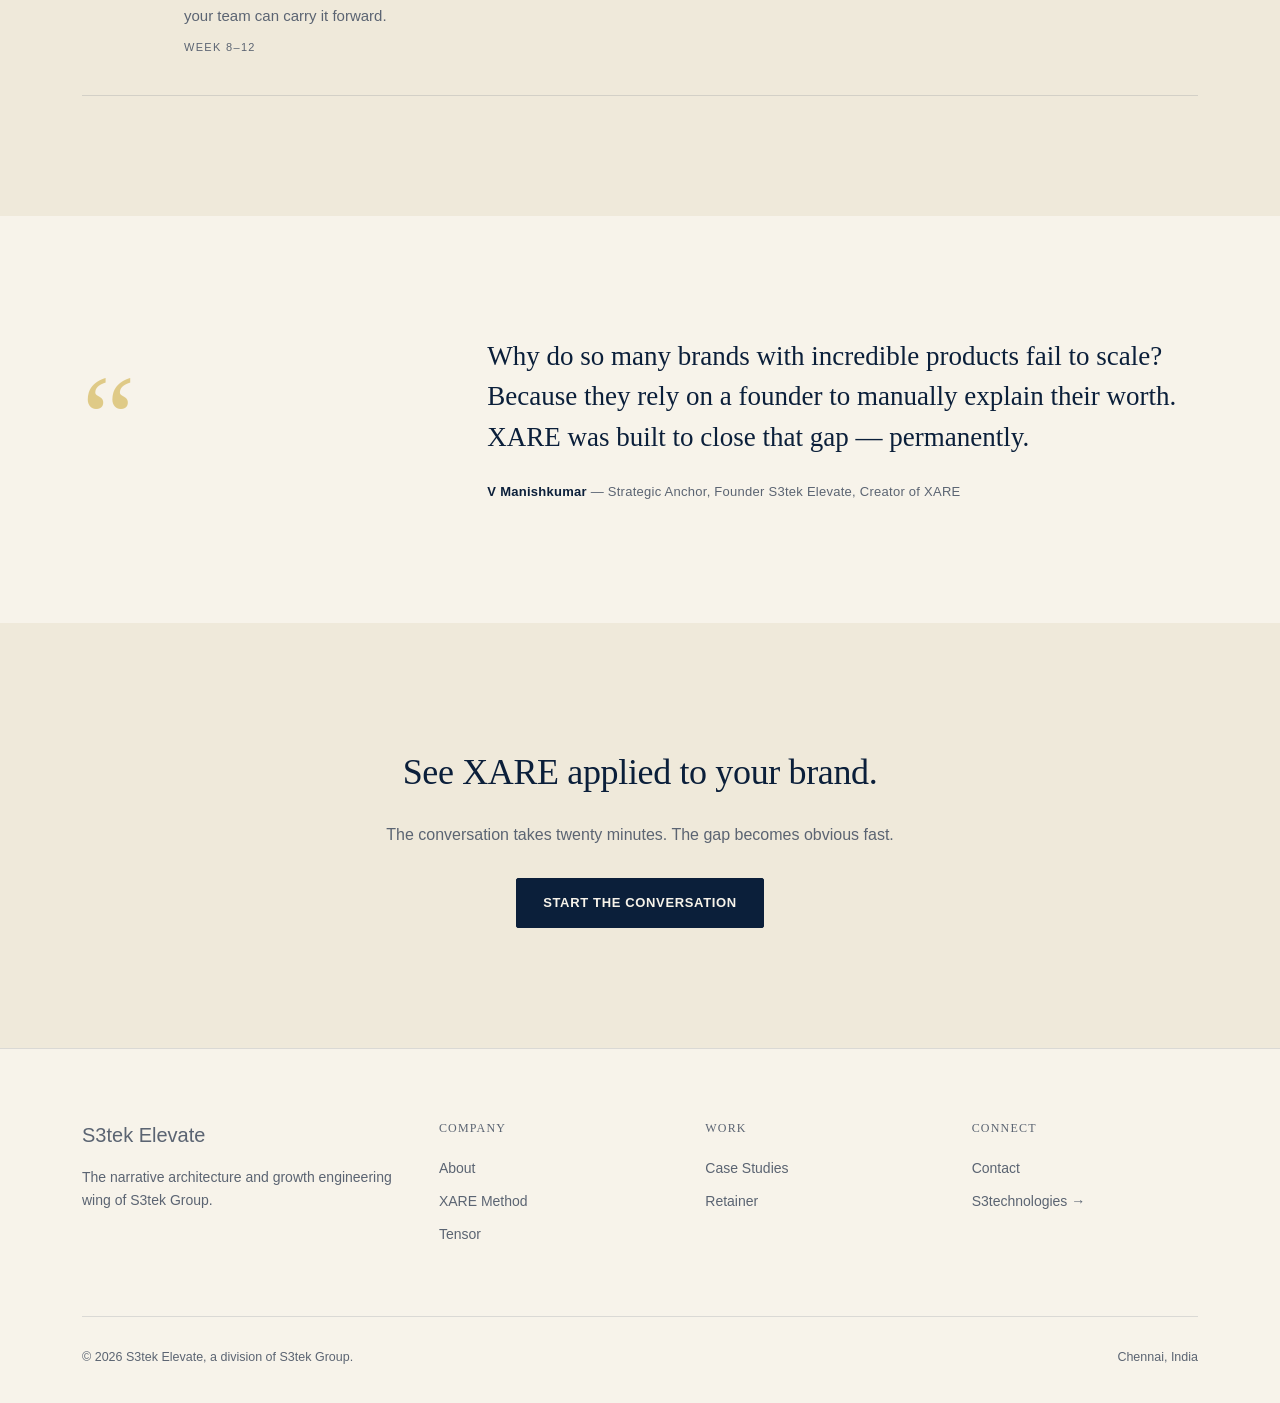
<file: xare.html>
<!DOCTYPE html>
<html lang="en">
<head>
<meta charset="UTF-8">
<meta name="viewport" content="width=device-width, initial-scale=1.0">
<title>The XARE Method — S3tek Elevate</title>
<meta name="description" content="XARE: Extract, Architect, Amplify, Resonate, Evaluate. S3tek Elevate's proprietary five-stage framework for building and scoring brand narrative.">
<link rel="stylesheet" href="css/style.css">
</head>
<body>

<nav class="nav on-dark">
  <div class="wrap">
    <a href="index.html" class="brand"><img src="images/logo.png" alt="S3tek Elevate" style="height:30px;width:auto;display:block"></a>
    <div class="nav-links">
      <a href="xare.html">XARE Method</a>
      <a href="tensor.html">Tensor</a>
      <a href="work.html">Work</a>
      <a href="pricing.html">Retainer</a>
      <a href="about.html">About</a>
      <a href="blog.html">Blog</a>
      <a href="https://s3tek.in" target="_blank" rel="noopener">S3technologies ↗</a>
    </div>
    <div class="nav-right">
      <a href="contact.html" class="btn btn-primary">Start a Narrative Audit</a>
    </div>
    <div class="hamburger"><span></span><span></span><span></span></div>
  </div>
</nav>

<header class="page-hero-dark">
  <div class="orb" style="width:420px;height:420px;background:radial-gradient(circle,var(--gold) 0%,transparent 70%);top:-140px;left:-100px"></div>
  <div class="orb" style="width:380px;height:380px;background:radial-gradient(circle,var(--coral) 0%,transparent 70%);bottom:-160px;right:-60px"></div>
  <div class="wrap">
    <p class="eyebrow reveal">Proprietary Framework, Patent Filing In Progress</p>
    <h1 class="reveal">XARE — Experience Architecture.</h1>
    <p class="reveal">India's first proprietary experience architecture framework. Most brand work starts with visuals. XARE starts underneath — engineering Sense, Structure and Surface as one simultaneous system, so the brand explains itself before anyone speaks.</p>
  </div>
</header>

<section style="padding-top:0">
  <div class="wrap">
    <div class="xare-list">
      <div class="xare-item reveal">
        <div class="xare-letter">X</div>
        <div>
          <h3>Experience</h3>
          <p>Every interaction a person has with your brand — visual, verbal, emotional, spatial — is a designed moment. We treat all of it as one continuous system, not disconnected touchpoints.</p>
          <span class="tag">Behavioural design · Sensory mapping · Touchpoint systems</span>
        </div>
      </div>
      <div class="xare-item reveal">
        <div class="xare-letter">A</div>
        <div>
          <h3>Architecture</h3>
          <p>Structure before surface. Before any creative work begins, we engineer the foundation — what the brand stands for, how it holds together, why it earns belief.</p>
          <span class="tag">Belief architecture · Narrative structure · Brand intelligence</span>
        </div>
      </div>
      <div class="xare-item reveal">
        <div class="xare-letter">R</div>
        <div>
          <h3>Reputation</h3>
          <p>The gap most brands never close — the difference between a brand someone can describe, and one they can't forget. XARE is built to close that gap, permanently.</p>
          <span class="tag">Recall design · Word-of-mouth architecture</span>
        </div>
      </div>
      <div class="xare-item reveal">
        <div class="xare-letter">E</div>
        <div>
          <h3>Engineering</h3>
          <p>We don't guess at feel — we engineer it. Every XARE decision is rooted in behavioural logic, not aesthetic preference or personal taste.</p>
          <span class="tag">Human engineering · Structural identity · Surface execution</span>
        </div>
      </div>
    </div>
  </div>
</section>

<section style="background:var(--bg-2)">
  <div class="wrap">
    <div class="section-head">
      <p class="eyebrow">The XARE System</p>
      <h2>Three layers. One simultaneous system.</h2>
      <p>Not a sequence — architecture. Every layer informs the others, run at once. This is precisely what surface-only agencies cannot do.</p>
    </div>
    <div class="layer-stack">
      <div class="layer-row reveal"><div class="layer-left"><span class="ln">01</span><h3>Sense</h3></div><div class="layer-right"><p>What people feel before they know why. Subconscious triggers and sensory architecture — the body registers a brand in the first three seconds, before the rational mind catches up.</p></div></div>
      <div class="layer-row reveal"><div class="layer-left"><span class="ln">02</span><h3>Structure</h3></div><div class="layer-right"><p>The meaning-making layer. Narrative, hierarchy and information flow — the logical and emotional chain that turns a stranger into someone who trusts you before you've spoken once.</p></div></div>
      <div class="layer-row reveal"><div class="layer-left"><span class="ln">03</span><h3>Surface</h3></div><div class="layer-right"><p>What the world sees and hears. Visual identity, verbal tone, spatial execution — derived entirely from the layers beneath. It's the last thing we design; it's also where every other agency starts.</p></div></div>
    </div>
  </div>
</section>

<section class="stat-band">
  <div class="wrap">
    <div class="grid-4">
      <div class="cell reveal"><b>3×</b><span>Layers Engineered Simultaneously</span></div>
      <div class="cell reveal"><b>1st</b><span>Of Its Kind Framework in India</span></div>
      <div class="cell reveal"><b>∞</b><span>Sectors — Brand, Digital, Space, Product</span></div>
      <div class="cell reveal"><b>©</b><span>Patent Filing in Progress</span></div>
    </div>
  </div>
</section>

<section>
  <div class="wrap">
    <div class="section-head">
      <p class="eyebrow">Why It's Different</p>
      <h2>The house is only as strong as its foundation.</h2>
    </div>
    <div class="compare reveal">
      <div class="compare-col them">
        <div class="compare-head">The Industry Standard</div>
        <div class="compare-row">Starts with visuals — logo, palette, font stack</div>
        <div class="compare-row">Strategy is a slide deck, not a living system</div>
        <div class="compare-row">Brand designed in a vacuum, not the wild</div>
        <div class="compare-row">Surface consistency, zero emotional coherence</div>
        <div class="compare-row">You still explain your brand to every new person</div>
      </div>
      <div class="compare-col us">
        <div class="compare-head">XARE by S3tek Elevate</div>
        <div class="compare-row">Starts underneath — emotion, meaning, then surface</div>
        <div class="compare-row">Strategy is live architecture, not documentation</div>
        <div class="compare-row">Built for how real people actually encounter brands</div>
        <div class="compare-row">Three layers engineered to reinforce each other</div>
        <div class="compare-row">Your brand explains itself before you say a word</div>
      </div>
    </div>
  </div>
</section>

<section style="background:var(--bg-2)">
  <div class="wrap">
    <div class="section-head">
      <p class="eyebrow">How We Work</p>
      <h2>The XARE engagement</h2>
      <p>A small number of brands. Full attention, every time.</p>
    </div>
    <div class="xare-list">
      <div class="xare-item reveal"><div class="xare-letter">01</div><div><h3>Discovery &amp; Diagnostic</h3><p>We map the gap between how your brand currently lands and how it should — where trust breaks before you've said a word.</p><span class="tag">Week 1–2</span></div></div>
      <div class="xare-item reveal"><div class="xare-letter">02</div><div><h3>Sense Architecture</h3><p>We define the emotional territory your brand owns — the sensory signals that decide whether someone leans in or moves on.</p><span class="tag">Week 2–3</span></div></div>
      <div class="xare-item reveal"><div class="xare-letter">03</div><div><h3>Structural Design</h3><p>Narrative positioning, belief architecture, information hierarchy — the system that holds your brand together across every channel.</p><span class="tag">Week 3–5</span></div></div>
      <div class="xare-item reveal"><div class="xare-letter">04</div><div><h3>Surface Execution</h3><p>Visual identity, verbal systems, digital execution — derived entirely from what we've built underneath.</p><span class="tag">Week 5–8</span></div></div>
      <div class="xare-item reveal"><div class="xare-letter">05</div><div><h3>Activation &amp; Handoff</h3><p>We activate your brand across the touchpoints that matter, and document the full system so your team can carry it forward.</p><span class="tag">Week 8–12</span></div></div>
    </div>
  </div>
</section>

<section>
  <div class="wrap founder reveal">
    <div class="founder-mark">“</div>
    <div>
      <blockquote>Why do so many brands with incredible products fail to scale? Because they rely on a founder to manually explain their worth. XARE was built to close that gap — permanently.</blockquote>
      <div class="who"><b>V Manishkumar</b> — Strategic Anchor, Founder S3tek Elevate, Creator of XARE</div>
    </div>
  </div>
</section>

<section style="background:var(--bg-2)">
  <div class="wrap" style="text-align:center; max-width:680px">
    <h2 style="font-size:clamp(26px,3.2vw,36px); margin-bottom:20px">See XARE applied to your brand.</h2>
    <p style="color:var(--text-mute); margin-bottom:30px">The conversation takes twenty minutes. The gap becomes obvious fast.</p>
    <a href="contact.html" class="btn btn-primary">Start the Conversation</a>
  </div>
</section>

<footer>
  <div class="wrap">
    <div class="foot-grid">
      <div><a href="index.html" class="brand" style="font-size:20px; margin-bottom:14px; display:block">S3tek Elevate</a><p>The narrative architecture and growth engineering wing of S3tek Group.</p></div>
      <div><h4>Company</h4><a href="about.html">About</a><a href="xare.html">XARE Method</a><a href="tensor.html">Tensor</a></div>
      <div><h4>Work</h4><a href="work.html">Case Studies</a><a href="pricing.html">Retainer</a></div>
      <div><h4>Connect</h4><a href="contact.html">Contact</a><a href="https://s3tek.in">S3technologies →</a></div>
    </div>
    <div class="foot-bottom"><span>© 2026 S3tek Elevate, a division of S3tek Group.</span><span>Chennai, India</span></div>
  </div>
</footer>

<script src="js/main.js"></script>
</body>
</html>
</file>
<file: css/style.css>
/* ============ TOKENS ============ */
:root{
  --navy:#0B1F3A; --navy-2:#132A4D; --gold:#C9A227; --gold-2:#E4C558;
  --coral:#E8674A; --cream:#F7F3EA; --cream-2:#EFE9DA; --ink:#1B2430;
  --bg:var(--cream); --bg-2:var(--cream-2); --surface:#FFFFFF; --text:var(--navy);
  --text-mute:#5B6472; --line:rgba(11,31,58,0.12); --accent:var(--gold); --accent-2:var(--coral);
  --font-display:Georgia,'Times New Roman',serif; --font-body:Calibri,'Segoe UI',Arial,sans-serif;
  --radius:2px; --shadow:0 20px 60px -20px rgba(11,31,58,0.25);
  --ease:cubic-bezier(.16,.8,.24,1);
}
*{box-sizing:border-box; margin:0; padding:0}
html{scroll-behavior:smooth}
body{
  background:var(--bg); color:var(--text); font-family:var(--font-body);
  font-size:16px; line-height:1.65; transition:background .4s var(--ease),color .4s var(--ease);
  overflow-x:hidden;
}
.cursor{
  cursor: default; /* Keeps standard pointer visible; change to 'none' to hide default arrow */
}
h1,h2,h3,h4{font-family:var(--font-display); font-weight:400; letter-spacing:-0.01em; color:var(--text)}
a{color:inherit; text-decoration:none}
img{max-width:100%; display:block}
.wrap{max-width:1180px; margin:0 auto; padding:0 32px}
section{padding:120px 0}
@media(max-width:768px){section{padding:72px 0} .wrap{padding:0 20px}}

/* ============ EYEBROW / LABELS ============ */
.eyebrow{
  font-family:var(--font-body); font-size:12px; letter-spacing:.22em; text-transform:uppercase;
  color:var(--accent-2); font-weight:700; display:flex; align-items:center; gap:10px; margin-bottom:18px;
}
.eyebrow::before{content:''; width:24px; height:1px; background:var(--accent-2)}

.nav.on-dark:not(.scrolled) .brand,.nav.on-dark:not(.scrolled) .nav-links a{color:#F2EEE2}
.nav.on-dark:not(.scrolled) .nav-links a:hover{color:var(--gold-2)}
.nav.on-dark:not(.scrolled) .hamburger span{background:#F2EEE2}
.nav.on-dark:not(.scrolled) .btn-ghost{border-color:rgba(242,238,226,0.35); color:#F2EEE2}

/* ============ NAV ============ */
.nav{
  position:fixed; top:0; left:0; right:0; z-index:1000; padding:18px 0;
  background:#0B0F19; /* Solid deep blue/navy matching your dark theme */
  transition:background .35s var(--ease),padding .35s var(--ease),border-color .35s var(--ease);
  border-bottom:1px solid transparent;
}

/* Scrolled state with frosted glass effect over the deep blue base */
.nav.scrolled{
  background:rgba(11, 15, 25, 0.92); /* Same deep blue with 92% opacity */
  backdrop-filter:blur(12px); 
  padding:12px 0; 
  border-bottom:1px solid rgba(255, 255, 255, 0.08);
}

.nav .wrap{display:flex; align-items:center; justify-content:space-between}

/* ============ BRAND / LOGO STYLING ============ */
.brand {
  display: inline-flex; 
  align-items: center; 
  text-decoration: none;
  overflow: visible !important; /* Prevents container from clipping the scaled logo */
}

/* Force scaling directly on the image element */
.brand img {
  height: 60px !important;            /* Base size */
  max-height: none !important;        /* Removes any global framework caps */
  width: auto !important;             /* Maintains aspect ratio */
  object-fit: contain;
  display: block;
  transform: scale(1.65);            /* Inflatest the logo visually by 65% */
  transform-origin: left center;      /* Keeps it anchored nicely to the left edge */
  transition: transform .35s var(--ease);
}

/* Slightly smaller scale on scroll so it stays neat */
.nav.scrolled .brand img {
  transform: scale(1.35);
}
/* ============ NAV LINKS & BUTTONS ============ */
.nav-links{display:flex; align-items:center; gap:38px}
.nav-links a{font-size:13.5px; letter-spacing:.03em; text-transform:uppercase; color:var(--text-mute); position:relative; transition:color .25s}
.nav-links a::after{content:''; position:absolute; left:0; bottom:-6px; width:0; height:1px; background:var(--accent-2); transition:width .3s var(--ease)}
.nav-links a:hover{color:var(--text)}
.nav-links a:hover::after{width:100%}
.nav-right{display:flex; align-items:center; gap:22px}
.btn{
  display:inline-flex; align-items:center; gap:10px; padding:13px 26px; font-size:13px;
  letter-spacing:.05em; text-transform:uppercase; font-weight:700; border-radius:var(--radius);
  cursor:pointer; transition:all .3s var(--ease); white-space:nowrap;
}

/* ============ MOBILE RESPONSIVE FIXES ============ */
@media (max-width: 768px) {
  .brand img {
    height: 48px !important; /* Scale down so it doesn't crowd mobile view */
  }

  .nav .btn, 
  .nav-right .btn {
    display: none; /* Hide heavy CTA button on small mobile screens */
  }

  .nav .wrap {
    padding: 0 16px;
    gap: 12px;
  }
}
.btn-primary{background:var(--navy); color:#F7F3EA; border:1px solid var(--navy)}
.btn-primary:hover{background:var(--accent-2); border-color:var(--accent-2); color:#fff; transform:translateY(-2px)}
.btn-ghost{border:1px solid var(--line); color:var(--text)}
.btn-ghost:hover{border-color:var(--accent-2); color:var(--accent-2)}
.hamburger{display:none; flex-direction:column; gap:5px; cursor:pointer; z-index:1100}
.hamburger span{width:24px; height:1.5px; background:var(--text)}

/* ============ HERO ============ */
.hero{padding:200px 0 130px; position:relative; overflow:hidden}
.hero-grid{display:grid; grid-template-columns:1.1fr .9fr; gap:60px; align-items:center}
.hero h1{font-size:clamp(38px,5vw,64px); line-height:1.08; letter-spacing:-0.02em}
.hero h1 em{font-style:italic; color:var(--accent-2)}
.hero p.lead{font-size:18px; color:var(--text-mute); margin:26px 0 34px; max-width:520px}
.hero-cta{display:flex; gap:16px; flex-wrap:wrap}
.reveal{opacity:0; transform:translateY(28px); transition:opacity .9s var(--ease),transform .9s var(--ease)}
.reveal.in{opacity:1; transform:none}
.stagger .reveal:nth-child(1){transition-delay:.05s}
.stagger .reveal:nth-child(2){transition-delay:.15s}
.stagger .reveal:nth-child(3){transition-delay:.25s}
.stagger .reveal:nth-child(4){transition-delay:.35s}

/* ============ SIGNATURE: NARRATIVE RADAR ============ */
.radar-card{
  background:var(--surface); border:1px solid var(--line); border-radius:var(--radius); box-shadow:var(--shadow);
  padding:36px; position:relative;
}
.radar-card .rc-head{display:flex; justify-content:space-between; align-items:baseline; margin-bottom:22px}
.radar-card .rc-head span{font-size:11px; letter-spacing:.15em; text-transform:uppercase; color:var(--text-mute)}
.radar-card .score{font-family:var(--font-display); font-size:44px; color:var(--accent)}
.radar-rows{display:flex; flex-direction:column; gap:14px}
.radar-row{display:grid; grid-template-columns:110px 1fr 34px; align-items:center; gap:12px}
.radar-row span{font-size:12px; color:var(--text-mute)}
.radar-track{height:6px; background:var(--bg-2); border-radius:4px; overflow:hidden}
.radar-fill{height:100%; background:linear-gradient(90deg,var(--gold),var(--coral)); width:0%; border-radius:4px; transition:width 1.4s var(--ease)}
.radar-row b{font-size:12px; text-align:right}

/* ============ HERO LAYER VISUAL ============ */
.hero-layers{position:relative; height:420px}
.hl-card{
  position:absolute; left:0; right:0; border:1px solid var(--line); background:var(--surface);
  border-radius:var(--radius); box-shadow:var(--shadow); padding:28px 32px; transition:transform .5s var(--ease);
}
.hl-card .hl-tag{font-size:11px; letter-spacing:.14em; text-transform:uppercase; color:var(--accent-2); margin-bottom:8px}
.hl-card h4{font-family:var(--font-display); font-size:22px; margin-bottom:8px}
.hl-card p{font-size:13.5px; color:var(--text-mute)}
.hl-card.l1{top:0; z-index:3}
.hl-card.l2{top:130px; z-index:2; opacity:.92}
.hl-card.l3{top:260px; z-index:1; opacity:.84}
.hero-layers:hover .l1{transform:translateY(-6px)}
.hero-layers:hover .l2{transform:translateY(0px)}
.hero-layers:hover .l3{transform:translateY(6px)}
@media(max-width:900px){.hero-layers{height:auto; display:flex; flex-direction:column; gap:16px}
  .hl-card{position:static}}

/* ============ MARQUEE / CLIENTS ============ */
.marquee-wrap{border-top:1px solid var(--line); border-bottom:1px solid var(--line); padding:34px 0; overflow:hidden}
.marquee{display:flex; gap:80px; width:max-content; animation:scroll 26s linear infinite}
.marquee:hover{animation-play-state:paused}
.marquee span{font-family:var(--font-display); font-size:22px; color:var(--text-mute); letter-spacing:.03em; white-space:nowrap}
@keyframes scroll{from{transform:translateX(0)}to{transform:translateX(-50%)}}

/* ============ GRID / CARDS ============ */
.grid-3{display:grid; grid-template-columns:repeat(3,1fr); gap:2px; background:var(--line); border:1px solid var(--line)}
.grid-2{display:grid; grid-template-columns:1fr 1fr; gap:2px; background:var(--line); border:1px solid var(--line)}
@media(max-width:900px){.grid-3,.grid-2{grid-template-columns:1fr}}
.cell{background:var(--bg); padding:44px 38px; transition:background .3s}
.cell:hover{background:var(--surface)}
.cell .num{font-family:var(--font-display); font-size:13px; color:var(--accent-2); margin-bottom:16px}
.cell h3{font-size:21px; margin-bottom:12px}
.cell p{color:var(--text-mute); font-size:14.5px}

.section-head{max-width:640px; margin-bottom:60px}
.section-head h2{font-size:clamp(28px,3.4vw,42px); line-height:1.15}
.section-head p{color:var(--text-mute); margin-top:16px; font-size:16px}

/* ============ TIMELINE (XARE) ============ */
.xare-list{display:flex; flex-direction:column}
.xare-item{
  display:grid; grid-template-columns:70px 1fr; gap:32px; padding:38px 0; border-top:1px solid var(--line);
  cursor:default;
}
.xare-item:last-child{border-bottom:1px solid var(--line)}
.xare-letter{font-family:var(--font-display); font-size:40px; color:var(--accent); line-height:1}
.xare-item h3{font-size:22px; margin-bottom:8px}
.xare-item p{color:var(--text-mute); font-size:15px; max-width:640px}
.xare-item .tag{font-size:11px; letter-spacing:.12em; text-transform:uppercase; color:var(--text-mute); margin-top:10px; display:block}

/* ============ WORK / CASE CARDS ============ */
.case-card{
  border:1px solid var(--line); background:var(--surface); border-radius:var(--radius); overflow:hidden;
  transition:transform .4s var(--ease),box-shadow .4s var(--ease);
}
.case-card:hover{transform:translateY(-6px); box-shadow:var(--shadow)}
.case-top{padding:38px; border-bottom:1px solid var(--line)}
.case-top .eyebrow{margin-bottom:14px}
.case-top h3{font-size:24px; margin-bottom:10px}
.case-top p{color:var(--text-mute); font-size:14.5px}
.case-stats{display:flex}
.case-stat{flex:1; padding:22px 24px; border-right:1px solid var(--line)}
.case-stat:last-child{border-right:none}
.case-stat b{display:block; font-family:var(--font-display); font-size:26px; color:var(--accent-2)}
.case-stat span{font-size:11px; color:var(--text-mute); text-transform:uppercase; letter-spacing:.08em}

/* ============ STATS BAND ============ */
.stat-band{background:var(--navy); color:#F7F3EA}
.stat-band .grid-4{display:grid; grid-template-columns:repeat(4,1fr); gap:2px}
.stat-band .cell{background:transparent; text-align:center; padding:50px 20px}
.stat-band .cell b{display:block; font-family:var(--font-display); font-size:40px; color:var(--gold-2)}
.stat-band .cell span{font-size:12px; letter-spacing:.08em; text-transform:uppercase; opacity:.7}
@media(max-width:900px){.stat-band .grid-4{grid-template-columns:1fr 1fr}}

/* ============ PRICING ============ */
.retainer-card{
  border:1px solid var(--line); background:var(--surface); padding:56px; border-radius:var(--radius);
  position:relative; overflow:hidden;
}
.retainer-card::before{content:''; position:absolute; top:0; left:0; width:4px; height:100%; background:linear-gradient(180deg,var(--gold),var(--coral))}
.retainer-price{font-family:var(--font-display); font-size:56px; color:var(--text); margin:8px 0 4px}
.retainer-price span{font-size:16px; color:var(--text-mute); font-family:var(--font-body)}
.incl-grid{display:grid; grid-template-columns:1fr 1fr; gap:14px 30px; margin-top:34px}
.incl-item{display:flex; gap:12px; align-items:flex-start; font-size:14.5px}
.incl-item::before{content:'—'; color:var(--accent-2); flex-shrink:0}
@media(max-width:700px){.incl-grid{grid-template-columns:1fr}}

/* ============ FORM ============ */
.form-grid{display:grid; grid-template-columns:1fr 1fr; gap:20px}
.field{display:flex; flex-direction:column; gap:8px; margin-bottom:20px}
.field label{font-size:11px; letter-spacing:.1em; text-transform:uppercase; color:var(--text-mute)}
.field input,.field select,.field textarea{
  background:transparent; border:none; border-bottom:1px solid var(--line); padding:10px 2px; font-size:15px;
  color:var(--text); font-family:var(--font-body); transition:border-color .3s;
}
.field input:focus,.field select:focus,.field textarea:focus{outline:none; border-color:var(--accent-2)}
@media(max-width:700px){.form-grid{grid-template-columns:1fr}}

/* ============ FOOTER ============ */
footer{border-top:1px solid var(--line); padding:70px 0 36px}
.foot-grid{display:grid; grid-template-columns:1.4fr 1fr 1fr 1fr; gap:40px; margin-bottom:60px}
.foot-grid h4{font-size:12px; letter-spacing:.1em; text-transform:uppercase; color:var(--text-mute); margin-bottom:18px}
.foot-grid a,.foot-grid p{display:block; font-size:14px; color:var(--text-mute); margin-bottom:10px; transition:color .25s}
.foot-grid a:hover{color:var(--accent-2)}
.foot-bottom{display:flex; justify-content:space-between; align-items:center; padding-top:30px; border-top:1px solid var(--line); font-size:12.5px; color:var(--text-mute)}
@media(max-width:900px){.foot-grid{grid-template-columns:1fr 1fr} .hero-grid{grid-template-columns:1fr}}

/* ============ GAP / PROBLEM LIST ============ */
.gap-quote{font-family:var(--font-display); font-size:clamp(24px,3vw,34px); line-height:1.35; max-width:820px; font-style:italic; color:var(--text)}
.gap-quote span{display:block; font-family:var(--font-body); font-style:normal; font-size:12px; letter-spacing:.14em; text-transform:uppercase; color:var(--accent-2); margin-top:20px}

/* ============ THREE LAYERS (SENSE / STRUCTURE / SURFACE) ============ */
.layer-stack{display:flex; flex-direction:column; border:1px solid var(--line)}
.layer-row{display:grid; grid-template-columns:200px 1fr; border-top:1px solid var(--line); transition:background .3s}
.layer-row:first-child{border-top:none}
.layer-row:hover{background:var(--surface)}
.layer-left{padding:36px 32px; border-right:1px solid var(--line); display:flex; flex-direction:column; justify-content:center}
.layer-left .ln{font-family:var(--font-display); font-size:13px; color:var(--accent-2)}
.layer-left h3{font-size:24px; margin-top:6px}
.layer-right{padding:36px 32px; display:flex; align-items:center}
.layer-right p{color:var(--text-mute); font-size:15px; max-width:600px}
@media(max-width:700px){.layer-row{grid-template-columns:1fr}.layer-left{border-right:none; border-bottom:1px solid var(--line)}}

/* ============ COMPARE TABLE ============ */
.compare{display:grid; grid-template-columns:1fr 1fr; border:1px solid var(--line)}
.compare-col{padding:0}
.compare-head{padding:24px 30px; font-size:12px; letter-spacing:.1em; text-transform:uppercase; border-bottom:1px solid var(--line)}
.compare-col.us .compare-head{background:var(--navy); color:#F7F3EA}
.compare-col.them .compare-head{color:var(--text-mute)}
.compare-row{padding:18px 30px; border-bottom:1px solid var(--line); font-size:14.5px; display:flex; gap:10px}
.compare-row:last-child{border-bottom:none}
.compare-col.us .compare-row::before{content:'✓'; color:var(--accent-2); font-weight:700}
.compare-col.them .compare-row::before{content:'—'; color:var(--text-mute)}
.compare-col.them .compare-row{color:var(--text-mute)}
@media(max-width:700px){.compare{grid-template-columns:1fr}}

/* ============ FOUNDER QUOTE ============ */
.founder{display:grid; grid-template-columns:.5fr 1fr; gap:50px; align-items:center}
.founder-mark{font-family:var(--font-display); font-size:120px; color:var(--accent); line-height:1; opacity:.5}
.founder blockquote{font-family:var(--font-display); font-size:clamp(20px,2.4vw,27px); line-height:1.5; color:var(--text)}
.founder .who{margin-top:24px; font-size:13px; color:var(--text-mute); letter-spacing:.02em}
.founder .who b{color:var(--text); font-weight:700}
@media(max-width:800px){.founder{grid-template-columns:1fr} .founder-mark{display:none}}

/* ============ BOLD DARK HERO ============ */
.hero-dark{
  position:relative; overflow:hidden; padding:180px 0 0; background:#070B14; color:#F2EEE2;
}
.hero-dark .orb{position:absolute; border-radius:50%; filter:blur(80px); opacity:.55; z-index:0}
.orb-1{width:520px; height:520px; background:radial-gradient(circle,var(--gold) 0%,transparent 70%); top:-140px; left:-100px; animation:float1 16s ease-in-out infinite}
.orb-2{width:460px; height:460px; background:radial-gradient(circle,var(--coral) 0%,transparent 70%); bottom:-160px; right:-80px; animation:float2 20s ease-in-out infinite}
.orb-3{width:320px; height:320px; background:radial-gradient(circle,#3A5A9B 0%,transparent 70%); top:30%; right:15%; animation:float1 24s ease-in-out infinite reverse}
@keyframes float1{0%,100%{transform:translate(0,0)}50%{transform:translate(40px,60px)}}
@keyframes float2{0%,100%{transform:translate(0,0)}50%{transform:translate(-50px,-40px)}}
.hero-dark .wrap{position:relative; z-index:2}
.word-ribbon{overflow:hidden; white-space:nowrap; border-top:1px solid rgba(242,238,226,0.15); border-bottom:1px solid rgba(242,238,226,0.15); padding:14px 0; margin-top:70px}
.word-ribbon .wr-track{display:inline-flex; gap:36px; animation:scroll 22s linear infinite}
.word-ribbon span{font-size:12px; letter-spacing:.2em; text-transform:uppercase; color:rgba(242,238,226,0.55)}
.word-ribbon span.hl{color:var(--gold-2)}
.hero-dark .eyebrow{color:var(--gold-2)}
.hero-dark .eyebrow::before{background:var(--gold-2)}
.hero-dark h1{color:#F7F3EA; font-size:clamp(42px,6.4vw,78px); line-height:1.02}
.hero-dark h1 em{color:var(--coral); font-style:italic}
.hero-dark .lead{color:rgba(242,238,226,0.68)}
.hero-dark .btn-ghost{border-color:rgba(242,238,226,0.3); color:#F7F3EA}
.hero-dark .btn-ghost:hover{border-color:var(--gold-2); color:var(--gold-2)}
.hero-dark .btn-primary{background:var(--gold); color:#0B1F3A; border-color:var(--gold)}
.hero-dark .btn-primary:hover{background:var(--coral); color:#fff; border-color:var(--coral)}
.hero-bottom-fade{height:70px; background:linear-gradient(180deg,transparent,var(--bg))}

/* ============ LOGO STRIP (SOCIAL PROOF) ============ */
.logo-strip{padding:44px 0; border-bottom:1px solid var(--line)}
.logo-strip .ls-label{font-size:11px; letter-spacing:.16em; text-transform:uppercase; color:var(--text-mute); text-align:center; margin-bottom:28px}
.logo-row{display:flex; justify-content:center; align-items:center; gap:64px; flex-wrap:wrap}
.logo-chip{font-family:var(--font-display); font-size:20px; color:var(--text-mute); opacity:.7; transition:opacity .3s,color .3s}
.logo-chip:hover{opacity:1; color:var(--accent-2)}

/* ============ STAT WALL ============ */
.stat-wall{display:grid; grid-template-columns:repeat(4,1fr); border:1px solid var(--line)}
.stat-wall .sw-cell{padding:44px 30px; border-right:1px solid var(--line); text-align:center}
.stat-wall .sw-cell:last-child{border-right:none}
.stat-wall b{display:block; font-family:var(--font-display); font-size:clamp(32px,4vw,48px); background:linear-gradient(120deg,var(--gold),var(--coral)); -webkit-background-clip:text; background-clip:text; color:transparent}
.stat-wall span{font-size:11.5px; letter-spacing:.06em; text-transform:uppercase; color:var(--text-mute)}
@media(max-width:800px){.stat-wall{grid-template-columns:1fr 1fr}.stat-wall .sw-cell:nth-child(2){border-right:none}}

/* ============ TESTIMONIALS ============ */
.testi-grid{display:grid; grid-template-columns:repeat(3,1fr); gap:24px}
.testi-card{
  background:var(--surface); border:1px solid var(--line); border-radius:var(--radius); padding:34px;
  display:flex; flex-direction:column; gap:20px; transition:transform .4s var(--ease),box-shadow .4s var(--ease);
}
.testi-card:hover{transform:translateY(-6px); box-shadow:var(--shadow)}
.testi-stars{color:var(--gold); letter-spacing:2px; font-size:14px}
.testi-card p.quote{font-size:15px; color:var(--text); line-height:1.65}
.testi-who{display:flex; align-items:center; gap:12px; margin-top:auto}
.testi-avatar{
  width:42px; height:42px; border-radius:50%; background:linear-gradient(135deg,var(--gold),var(--coral));
  color:#fff; display:flex; align-items:center; justify-content:center; font-family:var(--font-display); font-size:15px; flex-shrink:0;
}
.testi-who .tw-name{font-size:13.5px; font-weight:700}
.testi-who .tw-role{font-size:12px; color:var(--text-mute)}
@media(max-width:900px){.testi-grid{grid-template-columns:1fr}}

/* ============ PROCESS CARDS ============ */
.process-row{display:grid; grid-template-columns:repeat(5,1fr); gap:2px; background:var(--line); border:1px solid var(--line)}
.process-card{background:var(--bg); padding:34px 24px; position:relative}
.process-card .pn{font-family:var(--font-display); font-size:34px; color:var(--accent); opacity:.5; margin-bottom:18px}
.process-card h4{font-size:16px; margin-bottom:8px}
.process-card p{font-size:13px; color:var(--text-mute)}
.process-card .pw{font-size:10.5px; letter-spacing:.1em; text-transform:uppercase; color:var(--accent-2); margin-top:14px; display:block}
@media(max-width:900px){.process-row{grid-template-columns:1fr 1fr}}
@media(max-width:600px){.process-row{grid-template-columns:1fr}}

/* ============ FAQ ============ */
.faq-item{border-top:1px solid var(--line)}
.faq-item:last-child{border-bottom:1px solid var(--line)}
.faq-q{display:flex; justify-content:space-between; align-items:center; padding:26px 4px; cursor:pointer; gap:20px}
.faq-q h4{font-size:16.5px; font-weight:700; font-family:var(--font-body)}
.faq-q .plus{font-size:22px; color:var(--accent-2); transition:transform .35s var(--ease); flex-shrink:0}
.faq-item.open .plus{transform:rotate(45deg)}
.faq-a{max-height:0; overflow:hidden; transition:max-height .4s var(--ease)}
.faq-a p{padding:0 4px 26px; color:var(--text-mute); font-size:14.5px; max-width:680px}
.faq-item.open .faq-a{max-height:220px}

/* ============ MOBILE NAV ============ */
@media(max-width:900px){
  .nav-links{position:fixed; top:0; right:-100%; width:76%; height:100vh; background:var(--surface); flex-direction:column; justify-content:center; gap:30px; transition:right .4s var(--ease); border-left:1px solid var(--line)}
  .nav-links.open{right:0}
  .hamburger{display:flex}
}
.page-hero-dark{position:relative; overflow:hidden; padding:170px 0 80px; background:#070B14; color:#F2EEE2}
.page-hero-dark .orb{position:absolute; border-radius:50%; filter:blur(80px); opacity:.5; z-index:0}
.page-hero-dark .wrap{position:relative; z-index:2}
.page-hero-dark .eyebrow{color:var(--gold-2)}
.page-hero-dark .eyebrow::before{background:var(--gold-2)}
.page-hero-dark h1{color:#F7F3EA}
.page-hero-dark p{color:rgba(242,238,226,0.68)}

.page-hero{padding:170px 0 70px}
.page-hero h1{font-size:clamp(32px,4.4vw,52px)}
.page-hero p{color:var(--text-mute); font-size:17px; max-width:600px; margin-top:18px}
/* ============ MOBILE RESPONSIVE FIXES ============ */
@media (max-width: 768px) {
  
  /* 1. Give the logo much more vertical and horizontal space */
  .brand img {
    height: 52px !important; /* Bumps up mobile logo size */
    max-height: none !important;
  }

  /* 2. Hide or slim down the full CTA button on mobile so it stops squishing the logo */
  .nav .btn, 
  .nav-right .btn {
    display: none; /* Recommended: Hide header CTA on mobile since you already have primary CTAs right below in the hero */
  }

  /* Alternative: If you MUST keep a button, make it a compact icon or smaller text */
  /*
  .nav .btn {
    padding: 8px 12px;
    font-size: 10px;
  }
  */

  /* 3. Adjust spacing between logo and hamburger menu */
  .nav .wrap {
    padding: 0 16px;
    gap: 12px;
  }
}
/* ============ CLARITY SECTION STYLING ============ */
.clarity-section {
  padding: 90px 0;
  background: var(--bg, #0B0F19);
  border-bottom: 1px solid rgba(255, 255, 255, 0.06);
}

.clarity-header {
  max-width: 780px;
  margin-bottom: 54px;
}

.clarity-header .tagline {
  font-size: 12px;
  letter-spacing: 0.15em;
  text-transform: uppercase;
  color: var(--gold-2, #D4AF37);
  font-weight: 700;
  display: block;
  margin-bottom: 12px;
}

.clarity-header h2 {
  font-family: var(--font-display, serif);
  font-size: clamp(28px, 4vw, 42px);
  line-height: 1.2;
  color: var(--text, #F2EEE2);
  margin-bottom: 18px;
}

.clarity-header h2 span {
  color: var(--text-mute, #94A3B8);
  font-style: italic;
  font-weight: 300;
}

.clarity-sub {
  font-size: 16.5px;
  line-height: 1.6;
  color: var(--text-mute, #A0AEC0);
}

.clarity-sub strong {
  color: var(--text, #F2EEE2);
}

/* Card Grid Layout */
.clarity-grid {
  display: grid;
  grid-template-columns: repeat(2, 1fr);
  gap: 24px;
}

.clarity-card {
  background: rgba(255, 255, 255, 0.025);
  border: 1px solid rgba(255, 255, 255, 0.07);
  border-radius: var(--radius, 8px);
  padding: 32px;
  transition: all 0.3s var(--ease, ease);
}

.clarity-card:hover {
  background: rgba(255, 255, 255, 0.04);
  border-color: rgba(212, 175, 55, 0.3); /* Subtle gold accent border on hover */
  transform: translateY(-2px);
}

.card-icon {
  font-size: 24px;
  margin-bottom: 16px;
}

.clarity-card h3 {
  font-size: 18px;
  font-weight: 600;
  color: var(--text, #F2EEE2);
  margin-bottom: 10px;
}

.clarity-card p {
  font-size: 14px;
  line-height: 1.6;
  color: var(--text-mute, #94A3B8);
}

/* Responsive Rules for Mobile */
@media (max-width: 768px) {
  .clarity-grid {
    grid-template-columns: 1fr;
    gap: 16px;
  }
  
  .clarity-card {
    padding: 24px;
  }
}
.retainer-card,
.retainer-card.reveal {
  opacity: 1 !important;
  transform: none !important;
  visibility: visible !important;
}
</file>
